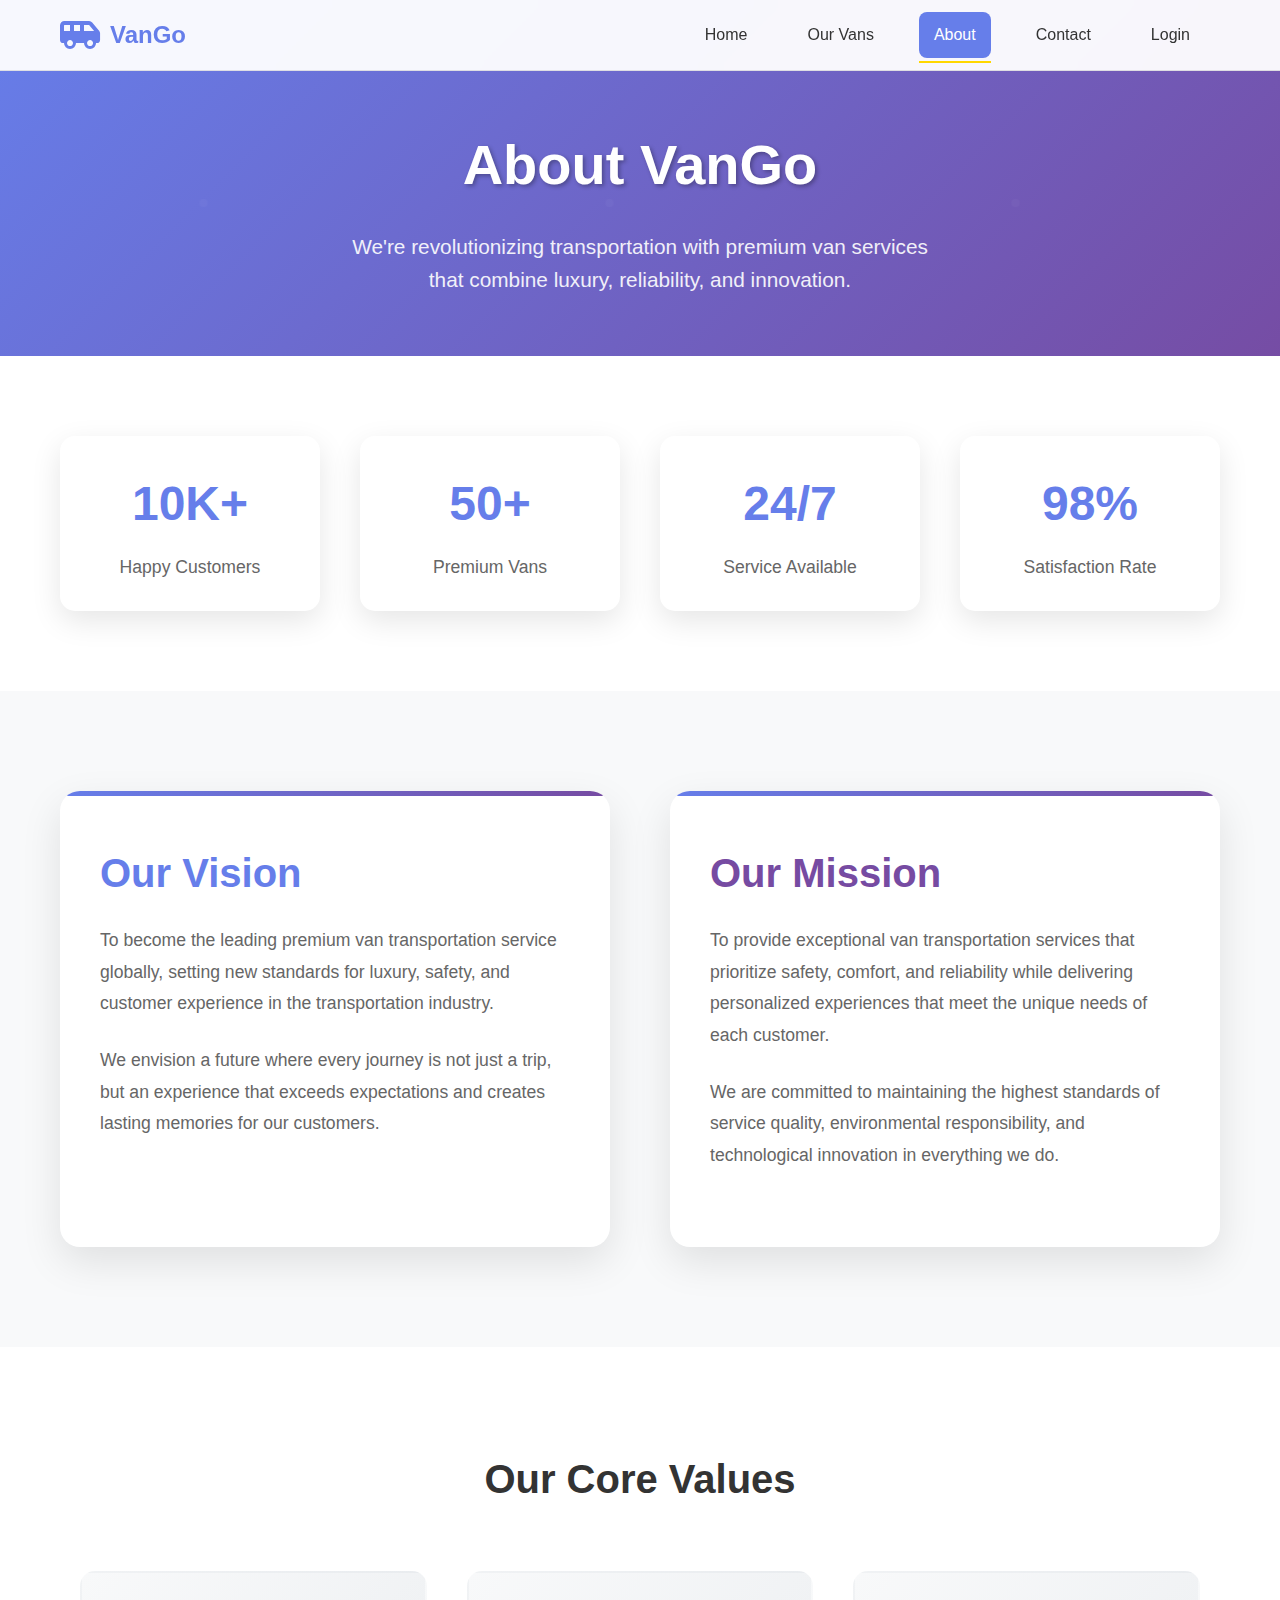
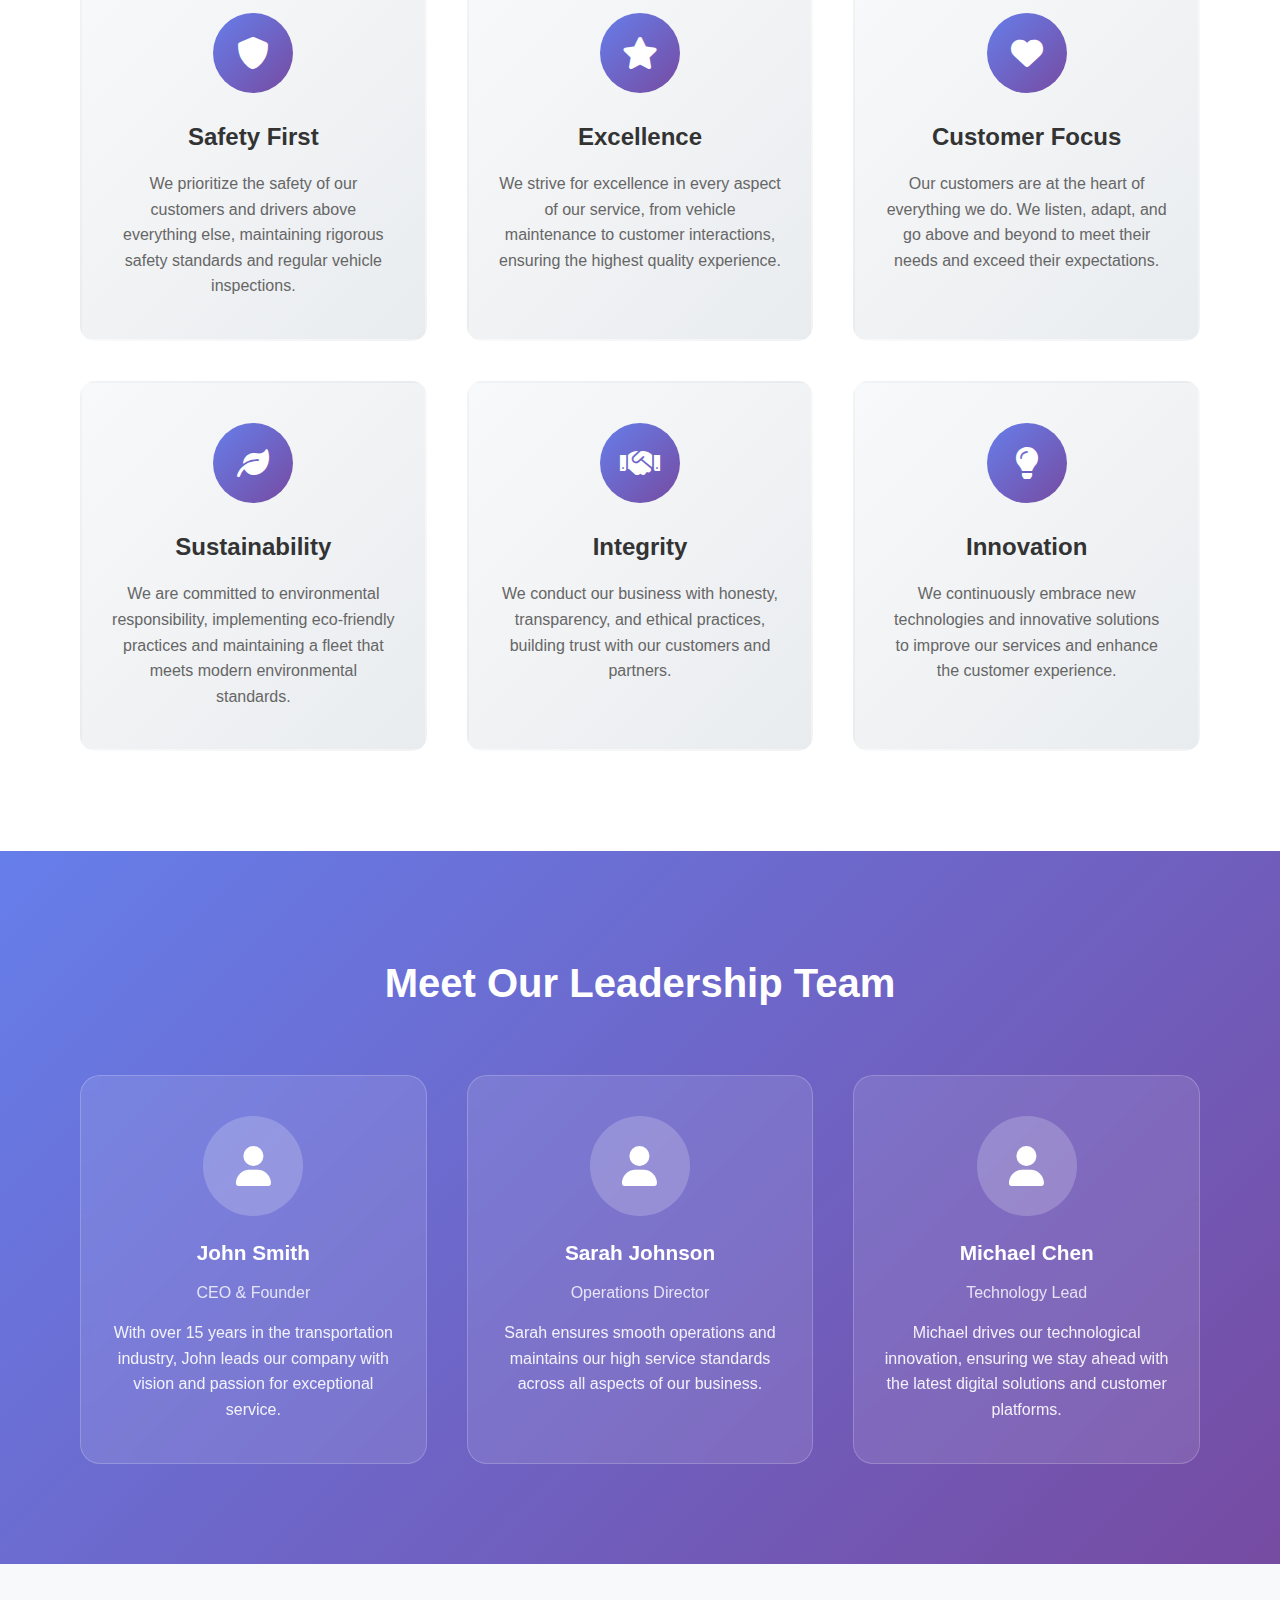
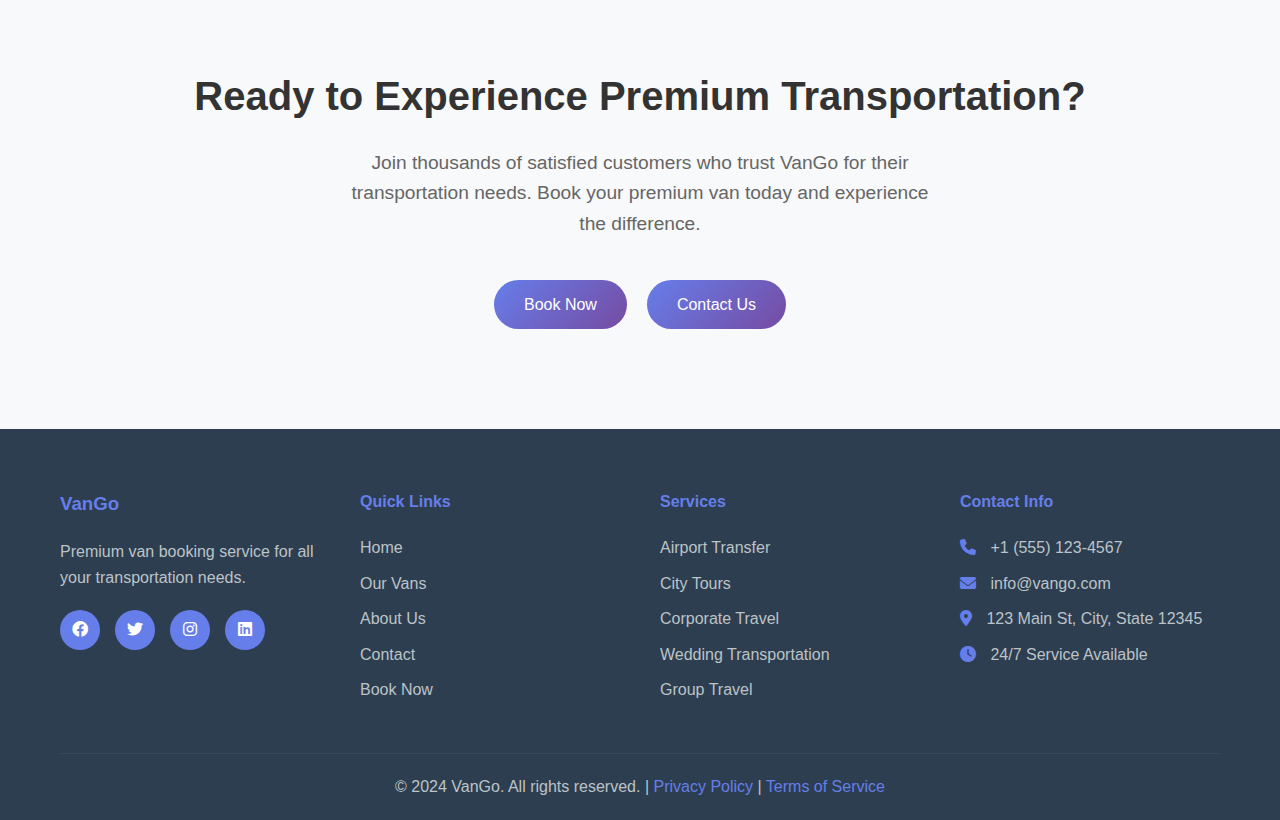
<file: about_backup.html>
<!DOCTYPE html>
<html lang="en">
<head>
    <meta charset="UTF-8">
    <meta name="viewport" content="width=device-width, initial-scale=1.0">
    <title>About Us - VanGo</title>
    <link rel="stylesheet" href="styles.css">
    <link rel="stylesheet" href="https://cdnjs.cloudflare.com/ajax/libs/font-awesome/6.0.0/css/all.min.css">
    <link href="https://fonts.googleapis.com/css2?family=Inter:wght@300;400;500;600;700&display=swap" rel="stylesheet">
    <style>
        .about-hero {
            background: linear-gradient(135deg, #667eea 0%, #764ba2 100%);
            color: white;
            padding: 120px 0 80px;
            text-align: center;
            position: relative;
            overflow: hidden;
        }
        
        .about-hero::before {
            content: '';
            position: absolute;
            top: 0;
            left: 0;
            right: 0;
            bottom: 0;
            background: url('data:image/svg+xml,<svg xmlns="http://www.w3.org/2000/svg" viewBox="0 0 100 100"><defs><pattern id="grain" width="100" height="100" patternUnits="userSpaceOnUse"><circle cx="50" cy="50" r="1" fill="white" opacity="0.1"/></pattern></defs><rect width="100" height="100" fill="url(%23grain)"/></svg>');
            opacity: 0.3;
        }
        
        .about-hero-content {
            position: relative;
            z-index: 2;
        }
        
        .about-hero h1 {
            font-size: 3.5rem;
            font-weight: 700;
            margin-bottom: 20px;
            text-shadow: 2px 2px 4px rgba(0,0,0,0.3);
        }
        
        .about-hero p {
            font-size: 1.3rem;
            max-width: 600px;
            margin: 0 auto 30px;
            opacity: 0.9;
        }
        
        .stats-section {
            background: white;
            padding: 80px 0;
            margin-top: -50px;
            position: relative;
            z-index: 3;
        }
        
        .stats-grid {
            display: grid;
            grid-template-columns: repeat(auto-fit, minmax(200px, 1fr));
            gap: 40px;
            max-width: 1200px;
            margin: 0 auto;
            padding: 0 20px;
        }
        
        .stat-card {
            text-align: center;
            padding: 30px 20px;
            background: white;
            border-radius: 15px;
            box-shadow: 0 10px 30px rgba(0,0,0,0.1);
            transition: transform 0.3s ease;
        }
        
        .stat-card:hover {
            transform: translateY(-5px);
        }
        
        .stat-number {
            font-size: 3rem;
            font-weight: 700;
            color: #667eea;
            margin-bottom: 10px;
        }
        
        .stat-label {
            font-size: 1.1rem;
            color: #666;
            font-weight: 500;
        }
        
        .vision-mission {
            padding: 100px 0;
            background: #f8f9fa;
        }
        
        .vision-mission-grid {
            display: grid;
            grid-template-columns: 1fr 1fr;
            gap: 60px;
            max-width: 1200px;
            margin: 0 auto;
            padding: 0 20px;
        }
        
        .vision-card, .mission-card {
            background: white;
            padding: 50px 40px;
            border-radius: 20px;
            box-shadow: 0 15px 40px rgba(0,0,0,0.1);
            position: relative;
            overflow: hidden;
        }
        
        .vision-card::before, .mission-card::before {
            content: '';
            position: absolute;
            top: 0;
            left: 0;
            right: 0;
            height: 5px;
            background: linear-gradient(90deg, #667eea, #764ba2);
        }
        
        .vision-card h2, .mission-card h2 {
            font-size: 2.5rem;
            font-weight: 700;
            margin-bottom: 20px;
            color: #333;
        }
        
        .vision-card h2 {
            color: #667eea;
        }
        
        .mission-card h2 {
            color: #764ba2;
        }
        
        .vision-card p, .mission-card p {
            font-size: 1.1rem;
            line-height: 1.8;
            color: #666;
            margin-bottom: 25px;
        }
        
        .values-section {
            padding: 100px 0;
            background: white;
        }
        
        .values-grid {
            display: grid;
            grid-template-columns: repeat(auto-fit, minmax(300px, 1fr));
            gap: 40px;
            max-width: 1200px;
            margin: 0 auto;
            padding: 0 20px;
        }
        
        .value-card {
            text-align: center;
            padding: 40px 30px;
            border-radius: 15px;
            background: linear-gradient(135deg, #f8f9fa 0%, #e9ecef 100%);
            transition: all 0.3s ease;
            border: 2px solid transparent;
        }
        
        .value-card:hover {
            transform: translateY(-10px);
            border-color: #667eea;
            box-shadow: 0 20px 40px rgba(102, 126, 234, 0.2);
        }
        
        .value-icon {
            width: 80px;
            height: 80px;
            background: linear-gradient(135deg, #667eea 0%, #764ba2 100%);
            border-radius: 50%;
            display: flex;
            align-items: center;
            justify-content: center;
            margin: 0 auto 25px;
            font-size: 2rem;
            color: white;
        }
        
        .value-card h3 {
            font-size: 1.5rem;
            font-weight: 600;
            margin-bottom: 15px;
            color: #333;
        }
        
        .value-card p {
            color: #666;
            line-height: 1.6;
        }
        
        .team-section {
            padding: 100px 0;
            background: linear-gradient(135deg, #667eea 0%, #764ba2 100%);
            color: white;
        }
        
        .team-grid {
            display: grid;
            grid-template-columns: repeat(auto-fit, minmax(280px, 1fr));
            gap: 40px;
            max-width: 1200px;
            margin: 0 auto;
            padding: 0 20px;
        }
        
        .team-card {
            background: rgba(255, 255, 255, 0.1);
            backdrop-filter: blur(10px);
            border-radius: 20px;
            padding: 40px 30px;
            text-align: center;
            border: 1px solid rgba(255, 255, 255, 0.2);
            transition: transform 0.3s ease;
        }
        
        .team-card:hover {
            transform: translateY(-5px);
        }
        
        .team-avatar {
            width: 100px;
            height: 100px;
            border-radius: 50%;
            margin: 0 auto 20px;
            background: rgba(255, 255, 255, 0.2);
            display: flex;
            align-items: center;
            justify-content: center;
            font-size: 2.5rem;
        }
        
        .team-card h3 {
            font-size: 1.3rem;
            margin-bottom: 10px;
        }
        
        .team-card .position {
            color: rgba(255, 255, 255, 0.8);
            margin-bottom: 15px;
        }
        
        .team-card p {
            color: rgba(255, 255, 255, 0.9);
            line-height: 1.6;
        }
        
        .cta-section {
            padding: 100px 0;
            background: #f8f9fa;
            text-align: center;
        }
        
        .cta-content h2 {
            font-size: 2.5rem;
            margin-bottom: 20px;
            color: #333;
        }
        
        .cta-content p {
            font-size: 1.2rem;
            color: #666;
            margin-bottom: 40px;
            max-width: 600px;
            margin-left: auto;
            margin-right: auto;
        }
        
        .cta-buttons {
            display: flex;
            gap: 20px;
            justify-content: center;
            flex-wrap: wrap;
        }
        
        @media (max-width: 768px) {
            .about-hero h1 {
                font-size: 2.5rem;
            }
            
            .vision-mission-grid {
                grid-template-columns: 1fr;
                gap: 40px;
            }
            
            .stats-grid {
                grid-template-columns: repeat(2, 1fr);
            }
            
            .cta-buttons {
                flex-direction: column;
                align-items: center;
            }
        }
    </style>
</head>
<body>
    <!-- Navigation -->
    <nav class="navbar">
        <div class="nav-container">
            <div class="nav-logo">
                <i class="fas fa-van-shuttle"></i>
                <span>VanGo</span>
            </div>
            <ul class="nav-menu">
                <li class="nav-item">
                    <a href="index.html" class="nav-link">Home</a>
                </li>
                <li class="nav-item">
                    <a href="vans.html" class="nav-link">Our Vans</a>
                </li>
                <li class="nav-item">
                    <a href="about.html" class="nav-link active">About</a>
                </li>
                <li class="nav-item">
                    <a href="contact.html" class="nav-link">Contact</a>
                </li>
                <li class="nav-item">
                    <a href="auth.html" class="nav-link">Login</a>
                </li>
            </ul>
            <div class="hamburger">
                <span class="bar"></span>
                <span class="bar"></span>
                <span class="bar"></span>
            </div>
        </div>
    </nav>

    <!-- Hero Section -->
    <section class="about-hero">
        <div class="about-hero-content">
            <h1>About VanGo</h1>
            <p>We're revolutionizing transportation with premium van services that combine luxury, reliability, and innovation.</p>
        </div>
    </section>

    <!-- Stats Section -->
    <section class="stats-section">
        <div class="stats-grid">
            <div class="stat-card">
                <div class="stat-number">10K+</div>
                <div class="stat-label">Happy Customers</div>
            </div>
            <div class="stat-card">
                <div class="stat-number">50+</div>
                <div class="stat-label">Premium Vans</div>
            </div>
            <div class="stat-card">
                <div class="stat-number">24/7</div>
                <div class="stat-label">Service Available</div>
            </div>
            <div class="stat-card">
                <div class="stat-number">98%</div>
                <div class="stat-label">Satisfaction Rate</div>
            </div>
        </div>
    </section>

    <!-- Vision & Mission Section -->
    <section class="vision-mission">
        <div class="vision-mission-grid">
            <div class="vision-card">
                <h2>Our Vision</h2>
                <p>To become the leading premium van transportation service globally, setting new standards for luxury, safety, and customer experience in the transportation industry.</p>
                <p>We envision a future where every journey is not just a trip, but an experience that exceeds expectations and creates lasting memories for our customers.</p>
            </div>
            <div class="mission-card">
                <h2>Our Mission</h2>
                <p>To provide exceptional van transportation services that prioritize safety, comfort, and reliability while delivering personalized experiences that meet the unique needs of each customer.</p>
                <p>We are committed to maintaining the highest standards of service quality, environmental responsibility, and technological innovation in everything we do.</p>
            </div>
        </div>
    </section>

    <!-- Values Section -->
    <section class="values-section">
        <div class="container">
            <h2 style="text-align: center; font-size: 2.5rem; margin-bottom: 60px; color: #333;">Our Core Values</h2>
            <div class="values-grid">
                <div class="value-card">
                    <div class="value-icon">
                        <i class="fas fa-shield-alt"></i>
                    </div>
                    <h3>Safety First</h3>
                    <p>We prioritize the safety of our customers and drivers above everything else, maintaining rigorous safety standards and regular vehicle inspections.</p>
                </div>
                <div class="value-card">
                    <div class="value-icon">
                        <i class="fas fa-star"></i>
                    </div>
                    <h3>Excellence</h3>
                    <p>We strive for excellence in every aspect of our service, from vehicle maintenance to customer interactions, ensuring the highest quality experience.</p>
                </div>
                <div class="value-card">
                    <div class="value-icon">
                        <i class="fas fa-heart"></i>
                    </div>
                    <h3>Customer Focus</h3>
                    <p>Our customers are at the heart of everything we do. We listen, adapt, and go above and beyond to meet their needs and exceed their expectations.</p>
                </div>
                <div class="value-card">
                    <div class="value-icon">
                        <i class="fas fa-leaf"></i>
                    </div>
                    <h3>Sustainability</h3>
                    <p>We are committed to environmental responsibility, implementing eco-friendly practices and maintaining a fleet that meets modern environmental standards.</p>
                </div>
                <div class="value-card">
                    <div class="value-icon">
                        <i class="fas fa-handshake"></i>
                    </div>
                    <h3>Integrity</h3>
                    <p>We conduct our business with honesty, transparency, and ethical practices, building trust with our customers and partners.</p>
                </div>
                <div class="value-card">
                    <div class="value-icon">
                        <i class="fas fa-lightbulb"></i>
                    </div>
                    <h3>Innovation</h3>
                    <p>We continuously embrace new technologies and innovative solutions to improve our services and enhance the customer experience.</p>
                </div>
            </div>
        </div>
    </section>

    <!-- Team Section -->
    <section class="team-section">
        <div class="container">
            <h2 style="text-align: center; font-size: 2.5rem; margin-bottom: 60px;">Meet Our Leadership Team</h2>
            <div class="team-grid">
                <div class="team-card">
                    <div class="team-avatar">
                        <i class="fas fa-user"></i>
                    </div>
                    <h3>John Smith</h3>
                    <div class="position">CEO & Founder</div>
                    <p>With over 15 years in the transportation industry, John leads our company with vision and passion for exceptional service.</p>
                </div>
                <div class="team-card">
                    <div class="team-avatar">
                        <i class="fas fa-user"></i>
                    </div>
                    <h3>Sarah Johnson</h3>
                    <div class="position">Operations Director</div>
                    <p>Sarah ensures smooth operations and maintains our high service standards across all aspects of our business.</p>
                </div>
                <div class="team-card">
                    <div class="team-avatar">
                        <i class="fas fa-user"></i>
                    </div>
                    <h3>Michael Chen</h3>
                    <div class="position">Technology Lead</div>
                    <p>Michael drives our technological innovation, ensuring we stay ahead with the latest digital solutions and customer platforms.</p>
                </div>
            </div>
        </div>
    </section>

    <!-- CTA Section -->
    <section class="cta-section">
        <div class="container">
            <div class="cta-content">
                <h2>Ready to Experience Premium Transportation?</h2>
                <p>Join thousands of satisfied customers who trust VanGo for their transportation needs. Book your premium van today and experience the difference.</p>
                <div class="cta-buttons">
                    <a href="book-van.php" class="btn btn-primary">Book Now</a>
                    <a href="contact.html" class="btn btn-outline">Contact Us</a>
                </div>
            </div>
        </div>
    </section>

    <!-- Footer -->
    <footer class="footer">
        <div class="container">
            <div class="footer-content">
                <div class="footer-section">
                    <h3>VanGo</h3>
                    <p>Premium van booking service for all your transportation needs.</p>
                    <div class="social-links">
                        <a href="#"><i class="fab fa-facebook"></i></a>
                        <a href="#"><i class="fab fa-twitter"></i></a>
                        <a href="#"><i class="fab fa-instagram"></i></a>
                        <a href="#"><i class="fab fa-linkedin"></i></a>
                    </div>
                </div>
                <div class="footer-section">
                    <h4>Quick Links</h4>
                    <ul>
                        <li><a href="index.html">Home</a></li>
                        <li><a href="vans.html">Our Vans</a></li>
                        <li><a href="about.html">About Us</a></li>
                        <li><a href="contact.html">Contact</a></li>
                        <li><a href="book-van.php">Book Now</a></li>
                    </ul>
                </div>
                <div class="footer-section">
                    <h4>Services</h4>
                    <ul>
                        <li><a href="#">Airport Transfer</a></li>
                        <li><a href="#">City Tours</a></li>
                        <li><a href="#">Corporate Travel</a></li>
                        <li><a href="#">Wedding Transportation</a></li>
                        <li><a href="#">Group Travel</a></li>
                    </ul>
                </div>
                <div class="footer-section">
                    <h4>Contact Info</h4>
                    <p><i class="fas fa-phone"></i> +1 (555) 123-4567</p>
                    <p><i class="fas fa-envelope"></i> info@vango.com</p>
                    <p><i class="fas fa-map-marker-alt"></i> 123 Main St, City, State 12345</p>
                    <p><i class="fas fa-clock"></i> 24/7 Service Available</p>
                </div>
            </div>
            <div class="footer-bottom">
                <p>&copy; 2024 VanGo. All rights reserved. | <a href="auth.html">Privacy Policy</a> | <a href="auth.html">Terms of Service</a></p>
            </div>
        </div>
    </footer>

    <script src="script.js"></script>
</body>
</html>
</file>
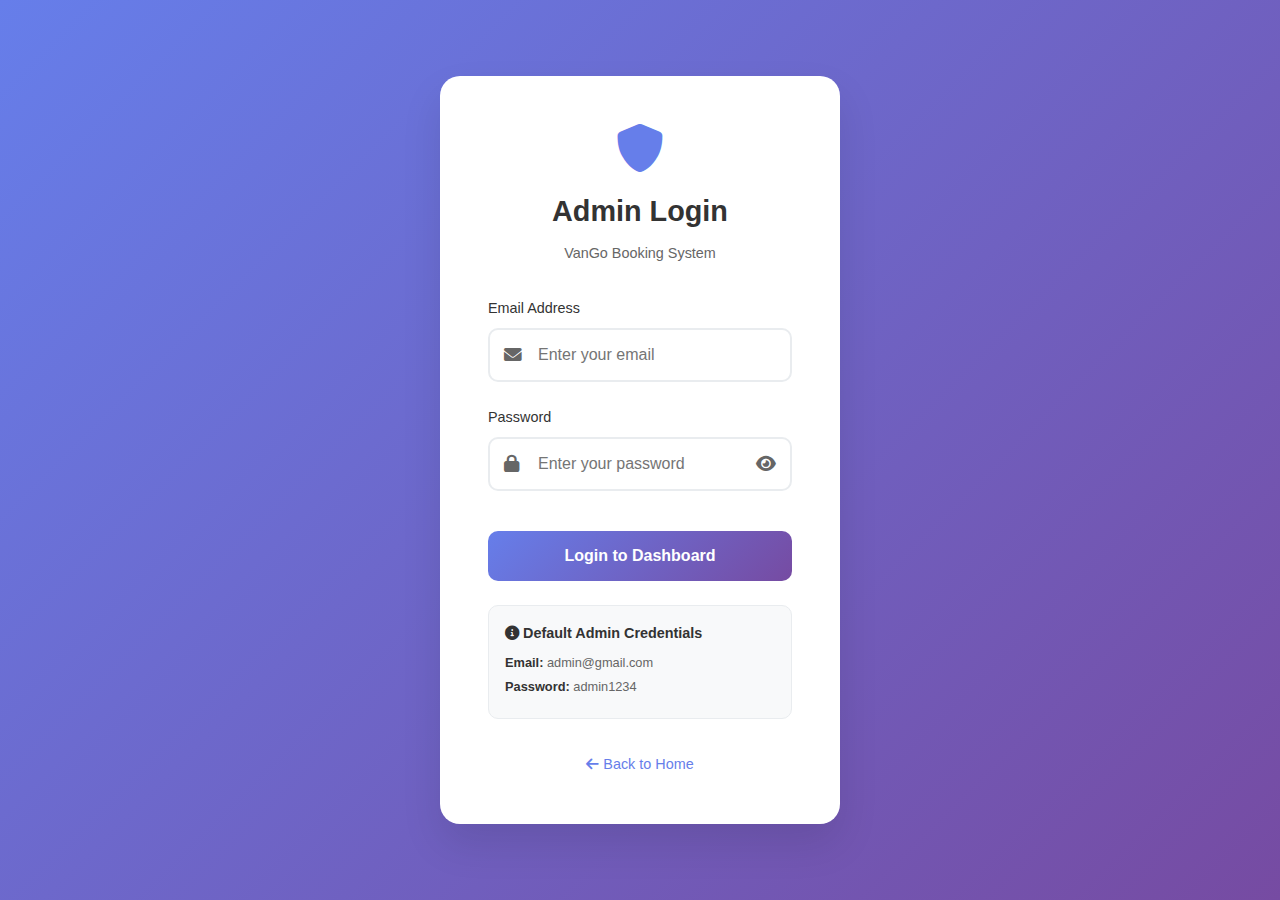
<file: admin-login.html>
<!DOCTYPE html>
<html lang="en">
<head>
    <meta charset="UTF-8">
    <meta name="viewport" content="width=device-width, initial-scale=1.0">
    <title>Admin Login - VanGo</title>
    <link rel="stylesheet" href="styles.css">
    <link href="https://cdnjs.cloudflare.com/ajax/libs/font-awesome/6.0.0/css/all.min.css" rel="stylesheet">
    <style>
        body {
            background: linear-gradient(135deg, #667eea 0%, #764ba2 100%);
            min-height: 100vh;
            display: flex;
            align-items: center;
            justify-content: center;
            font-family: 'Segoe UI', Tahoma, Geneva, Verdana, sans-serif;
            margin: 0;
            padding: 1rem;
        }
        
        .admin-login-container {
            background: white;
            border-radius: 20px;
            box-shadow: 0 20px 40px rgba(0,0,0,0.1);
            padding: 3rem;
            width: 100%;
            max-width: 400px;
            text-align: center;
        }
        
        .admin-logo {
            margin-bottom: 2rem;
        }
        
        .admin-logo i {
            font-size: 3rem;
            color: #667eea;
            margin-bottom: 1rem;
        }
        
        .admin-logo h1 {
            color: #333;
            margin: 0;
            font-size: 1.8rem;
            font-weight: 600;
        }
        
        .admin-logo p {
            color: #666;
            margin: 0.5rem 0 0 0;
            font-size: 0.9rem;
        }
        
        .admin-form {
            text-align: left;
        }
        
        .form-group {
            margin-bottom: 1.5rem;
        }
        
        .form-group label {
            display: block;
            margin-bottom: 0.5rem;
            color: #333;
            font-weight: 500;
            font-size: 0.9rem;
        }
        
        .form-group .input-wrapper {
            position: relative;
        }
        
        .form-group input {
            width: 100%;
            padding: 1rem 1rem 1rem 3rem;
            border: 2px solid #e9ecef;
            border-radius: 10px;
            font-size: 1rem;
            transition: all 0.3s;
            box-sizing: border-box;
        }
        
        .form-group input:focus {
            outline: none;
            border-color: #667eea;
            box-shadow: 0 0 0 3px rgba(102, 126, 234, 0.1);
        }
        
        .form-group .input-icon {
            position: absolute;
            left: 1rem;
            top: 50%;
            transform: translateY(-50%);
            color: #666;
            font-size: 1.1rem;
        }
        
        .password-toggle {
            position: absolute;
            right: 1rem;
            top: 50%;
            transform: translateY(-50%);
            background: none;
            border: none;
            color: #666;
            cursor: pointer;
            font-size: 1.1rem;
        }
        
        .password-toggle:hover {
            color: #333;
        }
        
        .login-btn {
            width: 100%;
            background: linear-gradient(135deg, #667eea 0%, #764ba2 100%);
            color: white;
            border: none;
            padding: 1rem;
            border-radius: 10px;
            font-size: 1rem;
            font-weight: 600;
            cursor: pointer;
            transition: all 0.3s;
            margin-top: 1rem;
        }
        
        .login-btn:hover {
            transform: translateY(-2px);
            box-shadow: 0 10px 20px rgba(102, 126, 234, 0.3);
        }
        
        .login-btn:disabled {
            opacity: 0.6;
            cursor: not-allowed;
            transform: none;
        }
        
        .default-credentials {
            background: #f8f9fa;
            border: 1px solid #e9ecef;
            border-radius: 10px;
            padding: 1rem;
            margin-top: 1.5rem;
            text-align: left;
        }
        
        .default-credentials h4 {
            margin: 0 0 0.5rem 0;
            color: #333;
            font-size: 0.9rem;
        }
        
        .default-credentials p {
            margin: 0.25rem 0;
            font-size: 0.8rem;
            color: #666;
        }
        
        .default-credentials strong {
            color: #333;
        }
        
        .alert {
            padding: 1rem;
            border-radius: 10px;
            margin-bottom: 1rem;
            font-size: 0.9rem;
            display: none;
        }
        
        .alert-success {
            background: #d4edda;
            color: #155724;
            border: 1px solid #c3e6cb;
        }
        
        .alert-error {
            background: #f8d7da;
            color: #721c24;
            border: 1px solid #f5c6cb;
        }
        
        .back-to-home {
            margin-top: 2rem;
            text-align: center;
        }
        
        .back-to-home a {
            color: #667eea;
            text-decoration: none;
            font-size: 0.9rem;
            transition: color 0.3s;
        }
        
        .back-to-home a:hover {
            color: #5a6fd8;
        }
        
        .loading {
            display: none;
            margin-left: 0.5rem;
        }
        
        @media (max-width: 480px) {
            .admin-login-container {
                padding: 2rem;
                margin: 1rem;
            }
            
            .admin-logo i {
                font-size: 2.5rem;
            }
            
            .admin-logo h1 {
                font-size: 1.5rem;
            }
        }
    </style>
</head>
<body>
    <div class="admin-login-container">
        <div class="admin-logo">
            <i class="fas fa-shield-alt"></i>
            <h1>Admin Login</h1>
            <p>VanGo Booking System</p>
        </div>
        
        <div id="alert" class="alert"></div>
        
        <form class="admin-form" id="adminLoginForm">
            <div class="form-group">
                <label for="email">Email Address</label>
                <div class="input-wrapper">
                    <i class="fas fa-envelope input-icon"></i>
                    <input type="email" id="email" name="email" placeholder="Enter your email" required>
                </div>
            </div>
            
            <div class="form-group">
                <label for="password">Password</label>
                <div class="input-wrapper">
                    <i class="fas fa-lock input-icon"></i>
                    <input type="password" id="password" name="password" placeholder="Enter your password" required>
                    <button type="button" class="password-toggle" onclick="togglePassword()">
                        <i class="fas fa-eye"></i>
                    </button>
                </div>
            </div>
            
            <button type="submit" class="login-btn" id="loginBtn">
                <span>Login to Dashboard</span>
                <span class="loading">
                    <i class="fas fa-spinner fa-spin"></i>
                </span>
            </button>
        </form>
        
        <div class="default-credentials">
            <h4><i class="fas fa-info-circle"></i> Default Admin Credentials</h4>
            <p><strong>Email:</strong> admin@gmail.com</p>
            <p><strong>Password:</strong> admin1234</p>
        </div>
        
        <div class="back-to-home">
            <a href="index.php"><i class="fas fa-arrow-left"></i> Back to Home</a>
        </div>
    </div>

    <script>
        // Toggle password visibility
        function togglePassword() {
            const passwordInput = document.getElementById('password');
            const toggleBtn = document.querySelector('.password-toggle i');
            
            if (passwordInput.type === 'password') {
                passwordInput.type = 'text';
                toggleBtn.className = 'fas fa-eye-slash';
            } else {
                passwordInput.type = 'password';
                toggleBtn.className = 'fas fa-eye';
            }
        }
        
        // Show alert message
        function showAlert(message, type) {
            const alert = document.getElementById('alert');
            alert.textContent = message;
            alert.className = `alert alert-${type}`;
            alert.style.display = 'block';
            
            // Auto hide after 5 seconds
            setTimeout(() => {
                alert.style.display = 'none';
            }, 5000);
        }
        
        // Handle form submission
        document.getElementById('adminLoginForm').addEventListener('submit', async function(e) {
            e.preventDefault();
            
            const email = document.getElementById('email').value.trim();
            const password = document.getElementById('password').value;
            const loginBtn = document.getElementById('loginBtn');
            const loading = document.querySelector('.loading');
            const btnText = loginBtn.querySelector('span:first-child');
            
            // Validate input
            if (!email || !password) {
                showAlert('Please fill in all fields', 'error');
                return;
            }
            
            // Show loading state
            loginBtn.disabled = true;
            loading.style.display = 'inline-block';
            btnText.textContent = 'Logging in...';
            
            try {
                const response = await fetch('admin-login.php', {
                    method: 'POST',
                    headers: {
                        'Content-Type': 'application/json',
                    },
                    body: JSON.stringify({
                        email: email,
                        password: password
                    })
                });
                
                const data = await response.json();
                
                if (data.success) {
                    showAlert(data.message, 'success');
                    
                    // Redirect to admin dashboard after a short delay
                    setTimeout(() => {
                        window.location.href = data.redirect;
                    }, 1000);
                } else {
                    showAlert(data.message, 'error');
                }
            } catch (error) {
                console.error('Login error:', error);
                showAlert('An error occurred. Please try again.', 'error');
            } finally {
                // Reset button state
                loginBtn.disabled = false;
                loading.style.display = 'none';
                btnText.textContent = 'Login to Dashboard';
            }
        });
        
        // Auto-fill default credentials for testing
        document.addEventListener('DOMContentLoaded', function() {
            // Uncomment the lines below to auto-fill default credentials for testing
            // document.getElementById('email').value = 'admin@gmail.com';
            // document.getElementById('password').value = 'admin1234';
        });
        
        // Enter key to submit form
        document.addEventListener('keypress', function(e) {
            if (e.key === 'Enter') {
                document.getElementById('adminLoginForm').dispatchEvent(new Event('submit'));
            }
        });
    </script>
</body>
</html>
</file>
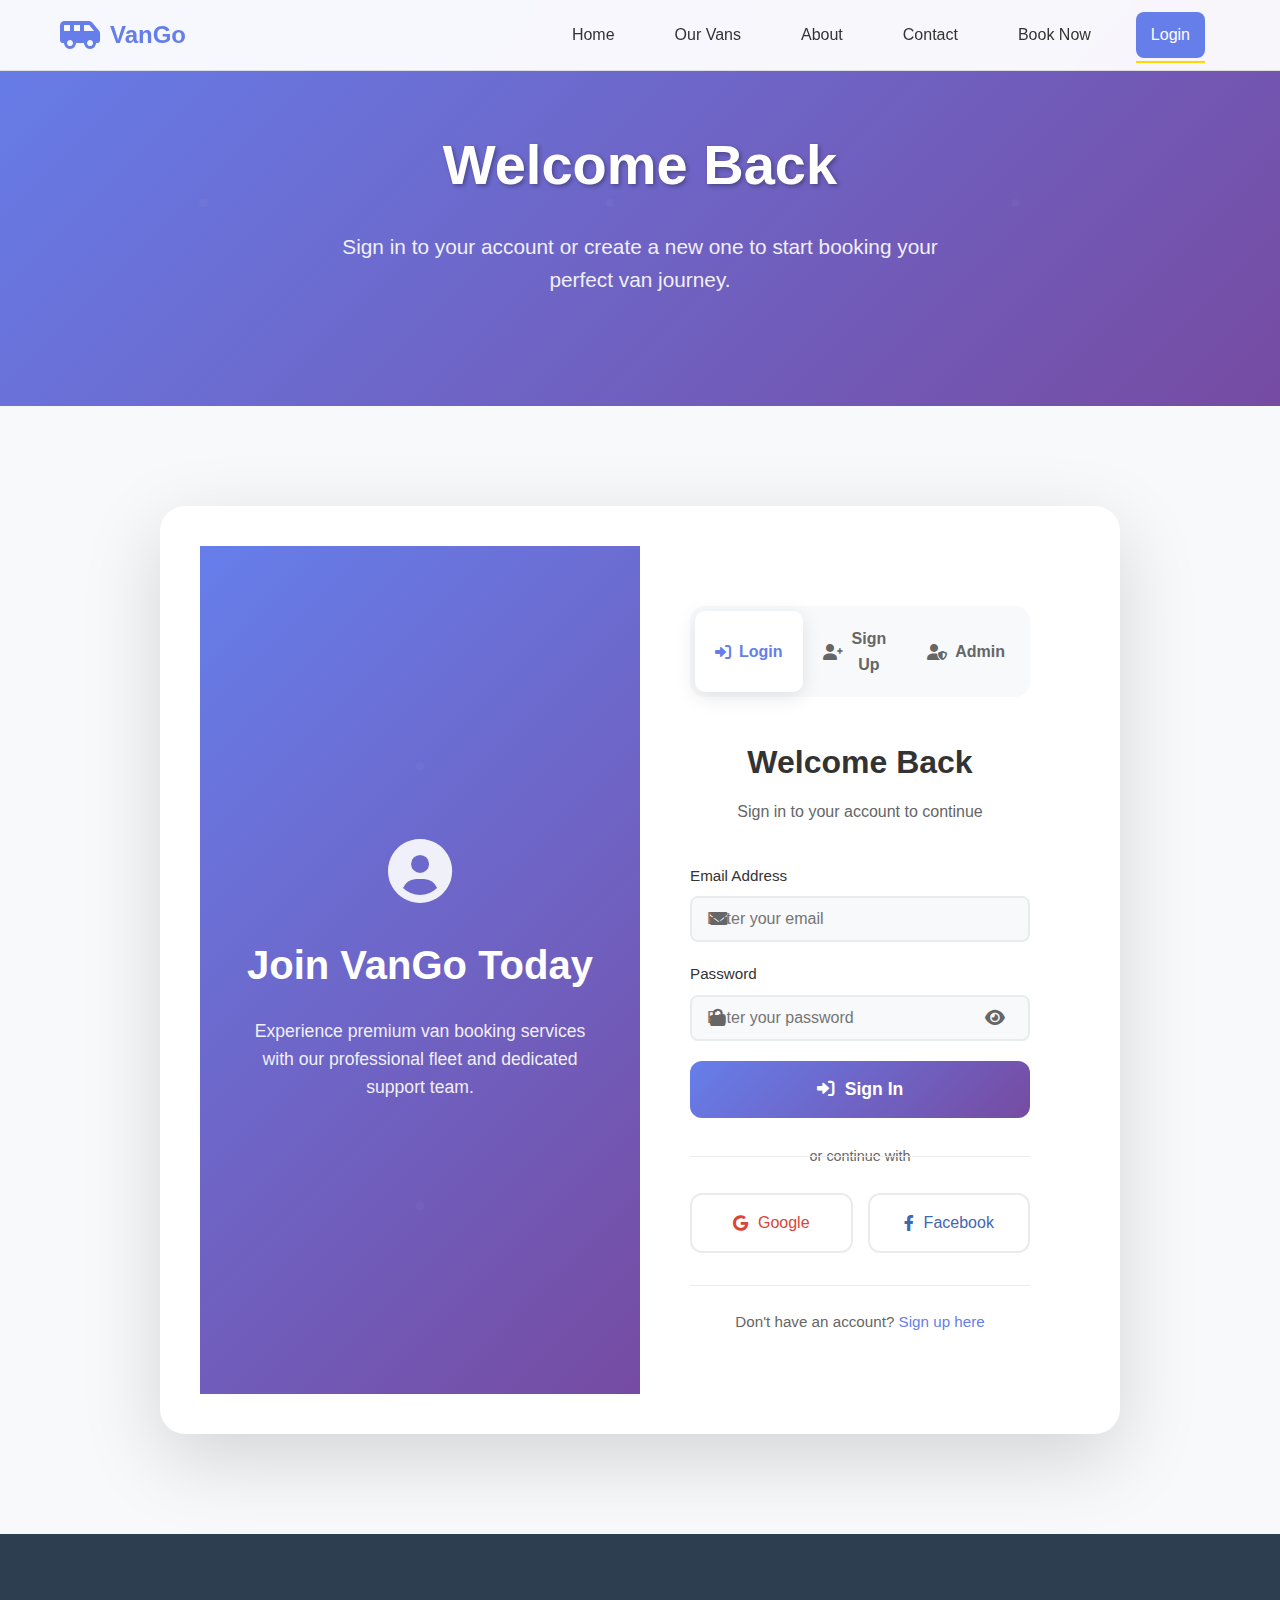
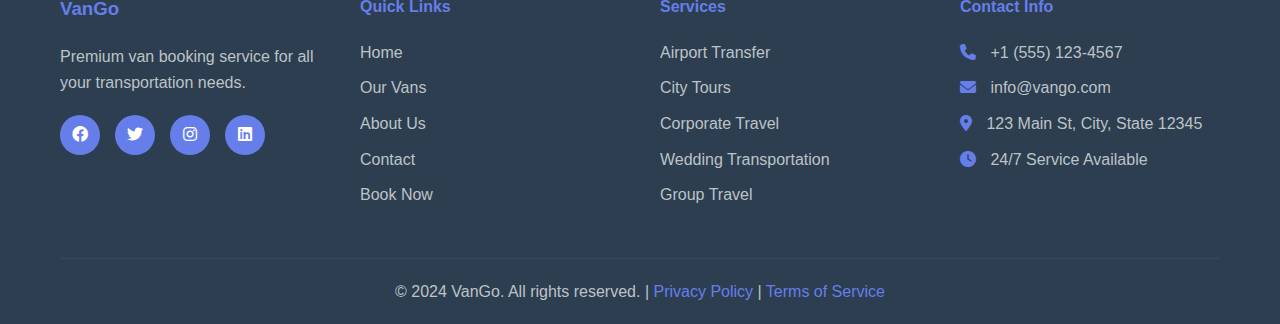
<file: auth.html>
<!DOCTYPE html>
<html lang="en">
<head>
    <meta charset="UTF-8">
    <meta name="viewport" content="width=device-width, initial-scale=1.0">
    <title>Login & Signup - VanGo</title>
    <link rel="stylesheet" href="styles.css">
    <link rel="stylesheet" href="https://cdnjs.cloudflare.com/ajax/libs/font-awesome/6.0.0/css/all.min.css">
    <link href="https://fonts.googleapis.com/css2?family=Inter:wght@300;400;500;600;700&display=swap" rel="stylesheet">
    <style>
        .auth-hero {
            background: linear-gradient(135deg, #667eea 0%, #764ba2 100%);
            color: white;
            padding: 120px 0 80px;
            text-align: center;
            position: relative;
            overflow: hidden;
        }
        
        .auth-hero::before {
            content: '';
            position: absolute;
            top: 0;
            left: 0;
            right: 0;
            bottom: 0;
            background: url('data:image/svg+xml,<svg xmlns="http://www.w3.org/2000/svg" viewBox="0 0 100 100"><defs><pattern id="grain" width="100" height="100" patternUnits="userSpaceOnUse"><circle cx="50" cy="50" r="1" fill="white" opacity="0.1"/></pattern></defs><rect width="100" height="100" fill="url(%23grain)"/></svg>');
            opacity: 0.3;
        }
        
        .auth-hero-content {
            position: relative;
            z-index: 2;
        }
        
        .auth-hero h1 {
            font-size: 3.5rem;
            font-weight: 700;
            margin-bottom: 20px;
            text-shadow: 2px 2px 4px rgba(0,0,0,0.3);
        }
        
        .auth-hero p {
            font-size: 1.3rem;
            max-width: 600px;
            margin: 0 auto 30px;
            opacity: 0.9;
        }
        
        .auth-section {
            padding: 100px 0;
            background: #f8f9fa;
            min-height: 80vh;
        }
        
        .auth-container {
            max-width: 1000px;
            margin: 0 auto;
            padding: 0 20px;
        }
        
        .auth-card {
            background: white;
            border-radius: 25px;
            box-shadow: 0 25px 80px rgba(0,0,0,0.15);
            overflow: hidden;
            display: grid;
            grid-template-columns: 1fr 1fr;
            min-height: 600px;
        }
        
        .auth-image {
            background: linear-gradient(135deg, #667eea 0%, #764ba2 100%);
            display: flex;
            align-items: center;
            justify-content: center;
            position: relative;
            overflow: hidden;
        }
        
        .auth-image::before {
            content: '';
            position: absolute;
            top: 0;
            left: 0;
            right: 0;
            bottom: 0;
            background: url('data:image/svg+xml,<svg xmlns="http://www.w3.org/2000/svg" viewBox="0 0 100 100"><defs><pattern id="grain" width="100" height="100" patternUnits="userSpaceOnUse"><circle cx="50" cy="50" r="1" fill="white" opacity="0.1"/></pattern></defs><rect width="100" height="100" fill="url(%23grain)"/></svg>');
            opacity: 0.3;
        }
        
        .auth-image-content {
            text-align: center;
            color: white;
            position: relative;
            z-index: 2;
            padding: 40px;
        }
        
        .auth-image-content i {
            font-size: 4rem;
            margin-bottom: 30px;
            opacity: 0.9;
        }
        
        .auth-image-content h2 {
            font-size: 2.5rem;
            margin-bottom: 20px;
            font-weight: 600;
        }
        
        .auth-image-content p {
            font-size: 1.1rem;
            opacity: 0.9;
            line-height: 1.6;
        }
        
        .auth-form-container {
            padding: 60px 50px;
            display: flex;
            flex-direction: column;
            justify-content: center;
            min-height: 600px;
        }
        
        .auth-tabs {
            display: flex;
            margin-bottom: 40px;
            background: #f8f9fa;
            border-radius: 15px;
            padding: 5px;
            position: relative;
        }
        
        .auth-tab {
            flex: 1;
            padding: 15px 20px;
            text-align: center;
            cursor: pointer;
            border-radius: 10px;
            font-weight: 600;
            color: #666;
            transition: all 0.3s ease;
            position: relative;
            z-index: 2;
            display: flex;
            align-items: center;
            justify-content: center;
            gap: 8px;
        }
        
        .auth-tab.active {
            background: white;
            color: #667eea;
            box-shadow: 0 5px 20px rgba(0,0,0,0.1);
        }
        
        .auth-form {
            display: none;
        }
        
        .auth-form.active {
            display: block;
            animation: fadeInUp 0.5s ease;
        }
        
        @keyframes fadeInUp {
            from {
                opacity: 0;
                transform: translateY(20px);
            }
            to {
                opacity: 1;
                transform: translateY(0);
            }
        }
        
        .form-header {
            text-align: center;
            margin-bottom: 40px;
        }
        
        .form-header h3 {
            font-size: 2rem;
            color: #333;
            margin-bottom: 10px;
        }
        
        .form-header p {
            color: #666;
            font-size: 1rem;
        }
        
        .form-group {
            margin-bottom: 25px;
            position: relative;
        }
        
        .form-group label {
            display: block;
            margin-bottom: 8px;
            font-weight: 600;
            color: #333;
            font-size: 0.95rem;
        }
        
        .input-group {
            position: relative;
            display: flex;
            align-items: center;
        }
        
        .form-group input {
            width: 100%;
            padding: 18px 20px;
            border: 2px solid #e9ecef;
            border-radius: 12px;
            font-size: 1rem;
            transition: all 0.3s ease;
            background: #f8f9fa;
            padding-left: 50px;
            padding-right: 50px;
        }
        
        .form-group input:focus {
            outline: none;
            border-color: #667eea;
            background: white;
            box-shadow: 0 0 0 3px rgba(102, 126, 234, 0.1);
        }
        
        .input-icon {
            position: absolute;
            left: 20px;
            top: 50%;
            transform: translateY(-50%);
            color: #666;
            font-size: 1.1rem;
            transition: color 0.3s ease;
            z-index: 2;
        }
        
        .form-group input:focus + .input-icon {
            color: #667eea;
        }
        
        .password-toggle {
            position: absolute;
            right: 20px;
            top: 50%;
            transform: translateY(-50%);
            background: none;
            border: none;
            color: #666;
            cursor: pointer;
            font-size: 1.1rem;
            transition: color 0.3s ease;
            z-index: 2;
            padding: 5px;
            border-radius: 5px;
        }
        
        .password-toggle:hover {
            color: #667eea;
            background: rgba(102, 126, 234, 0.1);
        }
        
        .submit-btn {
            width: 100%;
            padding: 18px;
            background: linear-gradient(135deg, #667eea 0%, #764ba2 100%);
            color: white;
            border: none;
            border-radius: 12px;
            font-size: 1.1rem;
            font-weight: 600;
            cursor: pointer;
            transition: all 0.3s ease;
            margin-bottom: 25px;
            display: flex;
            align-items: center;
            justify-content: center;
            gap: 10px;
        }
        
        .submit-btn:hover {
            transform: translateY(-2px);
            box-shadow: 0 10px 25px rgba(102, 126, 234, 0.3);
        }
        
        .submit-btn:disabled {
            opacity: 0.6;
            cursor: not-allowed;
            transform: none;
        }
        
        .divider {
            text-align: center;
            margin: 25px 0;
            position: relative;
        }
        
        .divider::before {
            content: '';
            position: absolute;
            top: 50%;
            left: 0;
            right: 0;
            height: 1px;
            background: #e9ecef;
        }
        
        .divider span {
            background: white;
            padding: 0 20px;
            color: #666;
            font-size: 0.9rem;
        }
        
        .social-login {
            display: grid;
            grid-template-columns: 1fr 1fr;
            gap: 15px;
            margin-bottom: 30px;
        }
        
        .social-btn {
            padding: 15px;
            border: 2px solid #e9ecef;
            border-radius: 12px;
            background: white;
            color: #333;
            text-decoration: none;
            display: flex;
            align-items: center;
            justify-content: center;
            gap: 10px;
            font-weight: 500;
            transition: all 0.3s ease;
        }
        
        .social-btn:hover {
            border-color: #667eea;
            transform: translateY(-2px);
            box-shadow: 0 5px 15px rgba(0,0,0,0.1);
        }
        
        .social-btn.google {
            color: #db4437;
        }
        
        .social-btn.facebook {
            color: #4267B2;
        }
        
        .auth-footer {
            text-align: center;
            color: #666;
            font-size: 0.95rem;
        }
        
        .auth-footer a {
            color: #667eea;
            text-decoration: none;
            font-weight: 500;
        }
        
        .auth-footer a:hover {
            text-decoration: underline;
        }
        
        /* Message Styles */
        .auth-message {
            margin-top: 20px;
            padding: 15px 20px;
            border-radius: 10px;
            display: flex;
            align-items: center;
            gap: 10px;
            font-weight: 500;
            animation: slideInUp 0.3s ease;
        }
        
        .auth-message-success {
            background: linear-gradient(135deg, #d4edda 0%, #c3e6cb 100%);
            color: #155724;
            border: 1px solid #c3e6cb;
        }
        
        .auth-message-error {
            background: linear-gradient(135deg, #f8d7da 0%, #f5c6cb 100%);
            color: #721c24;
            border: 1px solid #f5c6cb;
        }
        
        .auth-message i {
            font-size: 1.1rem;
        }
        
        @keyframes slideInUp {
            from {
                opacity: 0;
                transform: translateY(20px);
            }
            to {
                opacity: 1;
                transform: translateY(0);
            }
        }
        
        @media (max-width: 768px) {
            .auth-hero h1 {
                font-size: 2.5rem;
            }
            
            .auth-card {
                grid-template-columns: 1fr;
                min-height: auto;
            }
            
            .auth-image {
                display: none;
            }
            
            .auth-form-container {
                padding: 40px 30px;
                min-height: auto;
            }
            
            .social-login {
                grid-template-columns: 1fr;
            }
            
            .auth-tab {
                padding: 12px 15px;
                font-size: 0.9rem;
            }
            
            .form-group input {
                padding: 16px 18px;
                padding-left: 45px;
                padding-right: 45px;
            }
            
            .input-icon {
                left: 18px;
                font-size: 1rem;
            }
            
            .password-toggle {
                right: 18px;
                font-size: 1rem;
            }
            
            .submit-btn {
                padding: 16px;
                font-size: 1rem;
            }
        }
        
        @media (max-width: 480px) {
            .auth-form-container {
                padding: 30px 20px;
            }
            
            .form-header h3 {
                font-size: 1.8rem;
            }
            
            .auth-tabs {
                margin-bottom: 30px;
            }
            
            .auth-tab {
                padding: 10px 12px;
                font-size: 0.85rem;
            }
        }
    </style>
</head>
<body>
    <!-- Navigation -->
    <nav class="navbar">
        <div class="nav-container">
            <div class="nav-logo">
                <i class="fas fa-van-shuttle"></i>
                <span>VanGo</span>
            </div>
            <ul class="nav-menu">
                <li class="nav-item">
                    <a href="index.php" class="nav-link">Home</a>
                </li>
                <li class="nav-item">
                    <a href="vans.html" class="nav-link">Our Vans</a>
                </li>
                <li class="nav-item">
                    <a href="about.html" class="nav-link">About</a>
                </li>
                <li class="nav-item">
                    <a href="contact.html" class="nav-link">Contact</a>
                </li>
                <li class="nav-item">
                    <a href="book-van.php" class="nav-link">Book Now</a>
                </li>
                <li class="nav-item">
                    <a href="auth.html" class="nav-link active">Login</a>
                </li>
            </ul>
            <div class="hamburger">
                <span class="bar"></span>
                <span class="bar"></span>
                <span class="bar"></span>
            </div>
        </div>
    </nav>

    <!-- Hero Section -->
    <section class="auth-hero">
        <div class="auth-hero-content">
            <h1>Welcome Back</h1>
            <p>Sign in to your account or create a new one to start booking your perfect van journey.</p>
        </div>
    </section>

    <!-- Auth Section -->
    <section class="auth-section">
        <div class="auth-container">
            <div class="auth-card">
                <!-- Auth Image Side -->
                <div class="auth-image">
                    <div class="auth-image-content">
                        <i class="fas fa-user-circle"></i>
                        <h2>Join VanGo Today</h2>
                        <p>Experience premium van booking services with our professional fleet and dedicated support team.</p>
                    </div>
                </div>
                
                <!-- Auth Form Side -->
                <div class="auth-form-container">
                    <!-- Auth Tabs -->
                    <div class="auth-tabs">
                        <div class="auth-tab active" onclick="switchTab('login')">
                            <i class="fas fa-sign-in-alt"></i> Login
                        </div>
                        <div class="auth-tab" onclick="switchTab('signup')">
                            <i class="fas fa-user-plus"></i> Sign Up
                        </div>
                        <div class="auth-tab" onclick="switchTab('admin')">
                            <i class="fas fa-user-shield"></i> Admin
                        </div>
                    </div>
                    
                    <!-- Login Form -->
                    <div id="loginForm" class="auth-form active">
                        <div class="form-header">
                            <h3>Welcome Back</h3>
                            <p>Sign in to your account to continue</p>
                        </div>
                        
                        <form onsubmit="handleLogin(event)">
                            <div class="form-group">
                                <label for="loginEmail">Email Address</label>
                                <div class="input-group">
                                    <input type="email" id="loginEmail" name="email" placeholder="Enter your email" required>
                                    <i class="fas fa-envelope input-icon"></i>
                                </div>
                            </div>
                            
                            <div class="form-group">
                                <label for="loginPassword">Password</label>
                                <div class="input-group">
                                    <input type="password" id="loginPassword" name="password" placeholder="Enter your password" required>
                                    <i class="fas fa-lock input-icon"></i>
                                    <button type="button" class="password-toggle" onclick="togglePassword('loginPassword')">
                                        <i class="fas fa-eye"></i>
                                    </button>
                                </div>
                            </div>
                            
                            <button type="submit" class="submit-btn">
                                <i class="fas fa-sign-in-alt"></i> Sign In
                            </button>
                        </form>
                        
                        <div class="divider">
                            <span>or continue with</span>
                        </div>
                        
                        <div class="social-login">
                            <a href="#" class="social-btn google">
                                <i class="fab fa-google"></i>
                                Google
                            </a>
                            <a href="#" class="social-btn facebook">
                                <i class="fab fa-facebook-f"></i>
                                Facebook
                            </a>
                        </div>
                        
                        <div class="auth-footer">
                            Don't have an account? <a href="#" onclick="switchTab('signup')">Sign up here</a>
                        </div>
                    </div>
                    
                    <!-- Signup Form -->
                    <div id="signupForm" class="auth-form">
                        <div class="form-header">
                            <h3>Create Account</h3>
                            <p>Join us and start your journey today</p>
                        </div>
                        
                        <form onsubmit="handleSignup(event)">
                            <div class="form-group">
                                <label for="signupName">Full Name</label>
                                <div class="input-group">
                                    <input type="text" id="signupName" name="name" placeholder="Enter your full name" required>
                                    <i class="fas fa-user input-icon"></i>
                                </div>
                            </div>
                            
                            <div class="form-group">
                                <label for="signupEmail">Email Address</label>
                                <div class="input-group">
                                    <input type="email" id="signupEmail" name="email" placeholder="Enter your email" required>
                                    <i class="fas fa-envelope input-icon"></i>
                                </div>
                            </div>
                            
                            <div class="form-group">
                                <label for="signupPassword">Password</label>
                                <div class="input-group">
                                    <input type="password" id="signupPassword" name="password" placeholder="Create a password" required>
                                    <i class="fas fa-lock input-icon"></i>
                                    <button type="button" class="password-toggle" onclick="togglePassword('signupPassword')">
                                        <i class="fas fa-eye"></i>
                                    </button>
                                </div>
                            </div>
                            
                            <button type="submit" class="submit-btn">
                                <i class="fas fa-user-plus"></i> Create Account
                            </button>
                        </form>
                        
                        <div class="divider">
                            <span>or continue with</span>
                        </div>
                        
                        <div class="social-login">
                            <a href="#" class="social-btn google">
                                <i class="fab fa-google"></i>
                                Google
                            </a>
                            <a href="#" class="social-btn facebook">
                                <i class="fab fa-facebook-f"></i>
                                Facebook
                            </a>
                        </div>
                        
                        <div class="auth-footer">
                            Already have an account? <a href="#" onclick="switchTab('login')">Sign in here</a>
                        </div>
                    </div>
                    
                    <!-- Admin Login Form -->
                    <div id="adminForm" class="auth-form">
                        <div class="form-header">
                            <h3>Admin Login</h3>
                            <p>Access the admin dashboard</p>
                        </div>
                        
                        <form onsubmit="handleAdminLogin(event)">
                            <div class="form-group">
                                <label for="adminEmail">Admin Email</label>
                                <div class="input-group">
                                    <i class="fas fa-envelope"></i>
                                    <input type="email" id="adminEmail" name="email" placeholder="Enter admin email" required>
                                </div>
                            </div>
                            
                            <div class="form-group">
                                <label for="adminPassword">Admin Password</label>
                                <div class="input-group">
                                    <i class="fas fa-lock"></i>
                                    <input type="password" id="adminPassword" name="password" placeholder="Enter admin password" required>
                                    <button type="button" class="password-toggle" onclick="togglePassword('adminPassword')">
                                        <i class="fas fa-eye"></i>
                                    </button>
                                </div>
                            </div>
                            
                            <div class="form-group">
                                <div class="checkbox-group">
                                    <input type="checkbox" id="adminRemember" name="remember">
                                    <label for="adminRemember">Remember me</label>
                                </div>
                            </div>
                            
                            <button type="submit" class="submit-btn">
                                <i class="fas fa-user-shield"></i> Admin Login
                            </button>
                        </form>
                        
                        <div class="auth-footer">
                            <p><strong>Default Admin Credentials:</strong></p>
                            <p>Email: admin@gmail.com</p>
                            <p>Password: admin1234</p>
                        </div>
                    </div>
                </div>
            </div>
        </div>
    </section>

    <!-- Footer -->
    <footer class="footer">
        <div class="container">
            <div class="footer-content">
                <div class="footer-section">
                    <h3>VanGo</h3>
                    <p>Premium van booking service for all your transportation needs.</p>
                    <div class="social-links">
                        <a href="#"><i class="fab fa-facebook"></i></a>
                        <a href="#"><i class="fab fa-twitter"></i></a>
                        <a href="#"><i class="fab fa-instagram"></i></a>
                        <a href="#"><i class="fab fa-linkedin"></i></a>
                    </div>
                </div>
                <div class="footer-section">
                    <h4>Quick Links</h4>
                    <ul>
                        <li><a href="index.php">Home</a></li>
                        <li><a href="vans.html">Our Vans</a></li>
                        <li><a href="about.html">About Us</a></li>
                        <li><a href="contact.html">Contact</a></li>
                        <li><a href="book-van.php">Book Now</a></li>
                    </ul>
                </div>
                <div class="footer-section">
                    <h4>Services</h4>
                    <ul>
                        <li><a href="#">Airport Transfer</a></li>
                        <li><a href="#">City Tours</a></li>
                        <li><a href="#">Corporate Travel</a></li>
                        <li><a href="#">Wedding Transportation</a></li>
                        <li><a href="#">Group Travel</a></li>
                    </ul>
                </div>
                <div class="footer-section">
                    <h4>Contact Info</h4>
                    <p><i class="fas fa-phone"></i> +1 (555) 123-4567</p>
                    <p><i class="fas fa-envelope"></i> info@vango.com</p>
                    <p><i class="fas fa-map-marker-alt"></i> 123 Main St, City, State 12345</p>
                    <p><i class="fas fa-clock"></i> 24/7 Service Available</p>
                </div>
            </div>
            <div class="footer-bottom">
                <p>&copy; 2024 VanGo. All rights reserved. | <a href="auth.html">Privacy Policy</a> | <a href="auth.html">Terms of Service</a></p>
            </div>
        </div>
    </footer>

    <script src="script.js"></script>
    <script>
        // Tab switching
        function switchTab(tab) {
            // Clear any existing messages
            const existingMessage = document.querySelector('.auth-message');
            if (existingMessage) {
                existingMessage.remove();
            }
            
            // Update tab buttons
            document.querySelectorAll('.auth-tab').forEach(t => t.classList.remove('active'));
            if (event && event.target) {
                event.target.classList.add('active');
            } else {
                // Handle programmatic tab switching
                const tabButtons = document.querySelectorAll('.auth-tab');
                if (tab === 'login') {
                    tabButtons[0].classList.add('active');
                } else if (tab === 'signup') {
                    tabButtons[1].classList.add('active');
                } else if (tab === 'admin') {
                    tabButtons[2].classList.add('active');
                }
            }
            
            // Update forms
            document.querySelectorAll('.auth-form').forEach(f => f.classList.remove('active'));
            if (tab === 'login') {
                document.getElementById('loginForm').classList.add('active');
            } else if (tab === 'signup') {
                document.getElementById('signupForm').classList.add('active');
            } else if (tab === 'admin') {
                document.getElementById('adminForm').classList.add('active');
            }
        }

        // Password visibility toggle
        function togglePassword(inputId) {
            const input = document.getElementById(inputId);
            const inputGroup = input.closest('.input-group');
            const toggle = inputGroup.querySelector('.password-toggle');
            const icon = toggle.querySelector('i');
            
            if (input.type === 'password') {
                input.type = 'text';
                icon.classList.remove('fa-eye');
                icon.classList.add('fa-eye-slash');
            } else {
                input.type = 'password';
                icon.classList.remove('fa-eye-slash');
                icon.classList.add('fa-eye');
            }
        }

        // Form submission handlers
        function handleLogin(event) {
            event.preventDefault();
            const formData = new FormData(event.target);
            
            // Get form data
            const email = formData.get('email');
            const password = formData.get('password');
            
            // Validate form data
            if (!email || !password) {
                showMessage('Please fill in all fields', 'error');
                return;
            }
            
            // Simulate login process
            const submitBtn = event.target.querySelector('.submit-btn');
            const originalText = submitBtn.innerHTML;
            submitBtn.innerHTML = '<i class="fas fa-spinner fa-spin"></i> Signing In...';
            submitBtn.disabled = true;
            
            // Make AJAX call to login.php
            fetch('login.php', {
                method: 'POST',
                headers: {
                    'Content-Type': 'application/json',
                },
                body: JSON.stringify({
                    email: email,
                    password: password
                })
            })
            .then(response => response.json())
            .then(data => {
                if (data.success) {
                    showMessage(data.message, 'success');
                    
                    // Redirect to home page after 2 seconds
                    setTimeout(() => {
                        window.location.href = 'index.php';
                    }, 2000);
                } else {
                    showMessage(data.message, 'error');
                }
            })
            .catch(error => {
                console.error('Error:', error);
                showMessage('An error occurred. Please try again.', 'error');
            })
            .finally(() => {
                submitBtn.innerHTML = originalText;
                submitBtn.disabled = false;
                event.target.reset();
            });
        }

        function handleSignup(event) {
            event.preventDefault();
            const formData = new FormData(event.target);
            
            // Get form data
            const name = formData.get('name');
            const email = formData.get('email');
            const password = formData.get('password');
            
            // Validate form data
            if (!name || !email || !password) {
                showMessage('Please fill in all fields', 'error');
                return;
            }
            
            if (password.length < 6) {
                showMessage('Password must be at least 6 characters long', 'error');
                return;
            }
            
            // Simulate signup process
            const submitBtn = event.target.querySelector('.submit-btn');
            const originalText = submitBtn.innerHTML;
            submitBtn.innerHTML = '<i class="fas fa-spinner fa-spin"></i> Creating Account...';
            submitBtn.disabled = true;
            
            // Make AJAX call to signup.php
            fetch('signup.php', {
                method: 'POST',
                headers: {
                    'Content-Type': 'application/json',
                },
                body: JSON.stringify({
                    name: name,
                    email: email,
                    password: password
                })
            })
            .then(response => response.json())
            .then(data => {
                if (data.success) {
                    showMessage(data.message, 'success');
                    
                    // Switch to login tab after 2 seconds
                    setTimeout(() => {
                        switchTab('login');
                    }, 2000);
                } else {
                    showMessage(data.message, 'error');
                }
            })
            .catch(error => {
                console.error('Error:', error);
                showMessage('An error occurred. Please try again.', 'error');
            })
            .finally(() => {
                submitBtn.innerHTML = originalText;
                submitBtn.disabled = false;
                event.target.reset();
            });
        }
        
        function handleAdminLogin(event) {
            event.preventDefault();
            const formData = new FormData(event.target);
            
            // Get form data
            const email = formData.get('email');
            const password = formData.get('password');
            
            // Validate form data
            if (!email || !password) {
                showMessage('Please fill in all fields', 'error');
                return;
            }
            
            // Simulate admin login process
            const submitBtn = event.target.querySelector('.submit-btn');
            const originalText = submitBtn.innerHTML;
            submitBtn.innerHTML = '<i class="fas fa-spinner fa-spin"></i> Admin Login...';
            submitBtn.disabled = true;
            
            // Make AJAX call to admin-login.php
            fetch('admin-login.php', {
                method: 'POST',
                headers: {
                    'Content-Type': 'application/json',
                },
                body: JSON.stringify({
                    email: email,
                    password: password
                })
            })
            .then(response => response.json())
            .then(data => {
                if (data.success) {
                    showMessage(data.message, 'success');
                    
                    // Redirect to admin dashboard after 2 seconds
                    setTimeout(() => {
                        window.location.href = data.redirect || 'admin-dashboard.php';
                    }, 2000);
                } else {
                    showMessage(data.message, 'error');
                }
            })
            .catch(error => {
                console.error('Error:', error);
                showMessage('An error occurred. Please try again.', 'error');
            })
            .finally(() => {
                submitBtn.innerHTML = originalText;
                submitBtn.disabled = false;
                event.target.reset();
            });
        }
        
        // Message display function
        function showMessage(message, type) {
            // Remove existing message if any
            const existingMessage = document.querySelector('.auth-message');
            if (existingMessage) {
                existingMessage.remove();
            }
            
            // Create message element
            const messageDiv = document.createElement('div');
            messageDiv.className = `auth-message auth-message-${type}`;
            messageDiv.innerHTML = `
                <i class="fas fa-${type === 'success' ? 'check-circle' : 'exclamation-circle'}"></i>
                <span>${message}</span>
            `;
            
            // Insert message after the form
            const activeForm = document.querySelector('.auth-form.active');
            activeForm.appendChild(messageDiv);
            
            // Remove message after 5 seconds
            setTimeout(() => {
                if (messageDiv.parentNode) {
                    messageDiv.remove();
                }
            }, 5000);
        }
    </script>
</body>
</html>
</file>
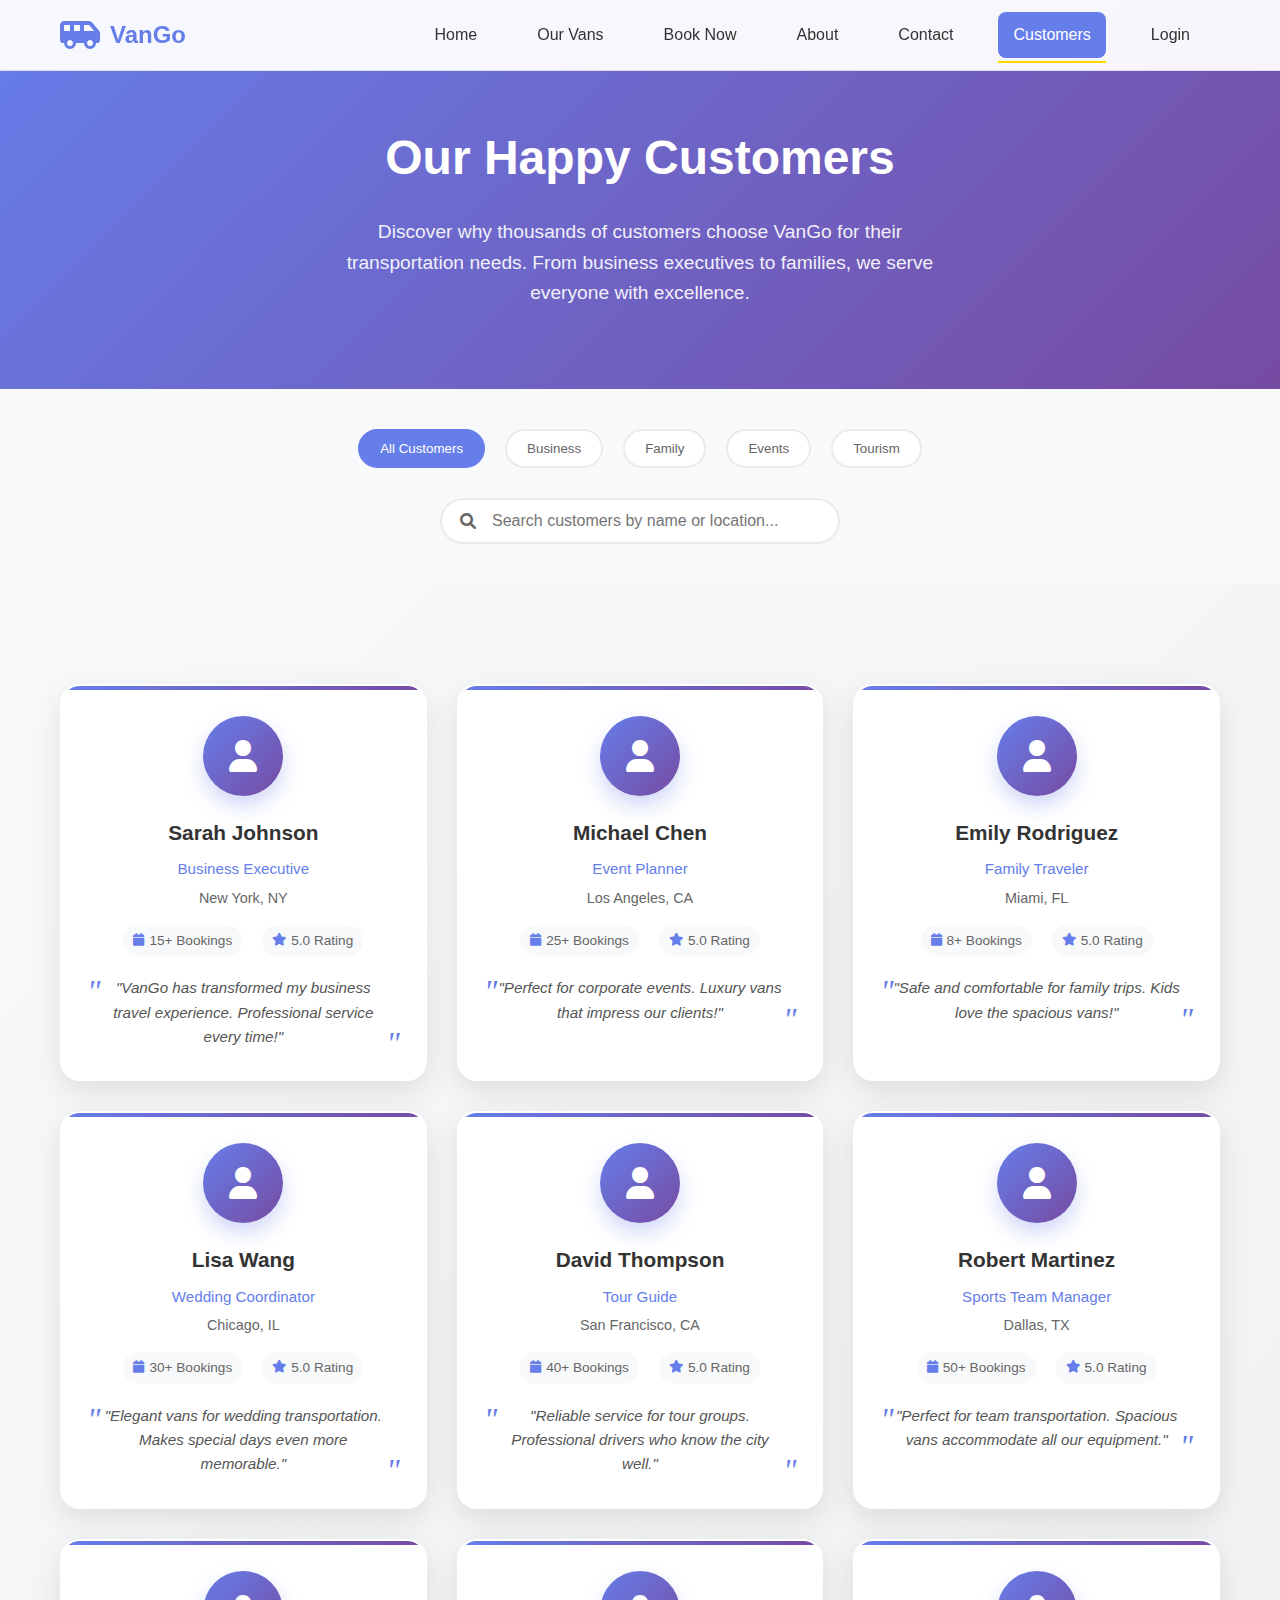
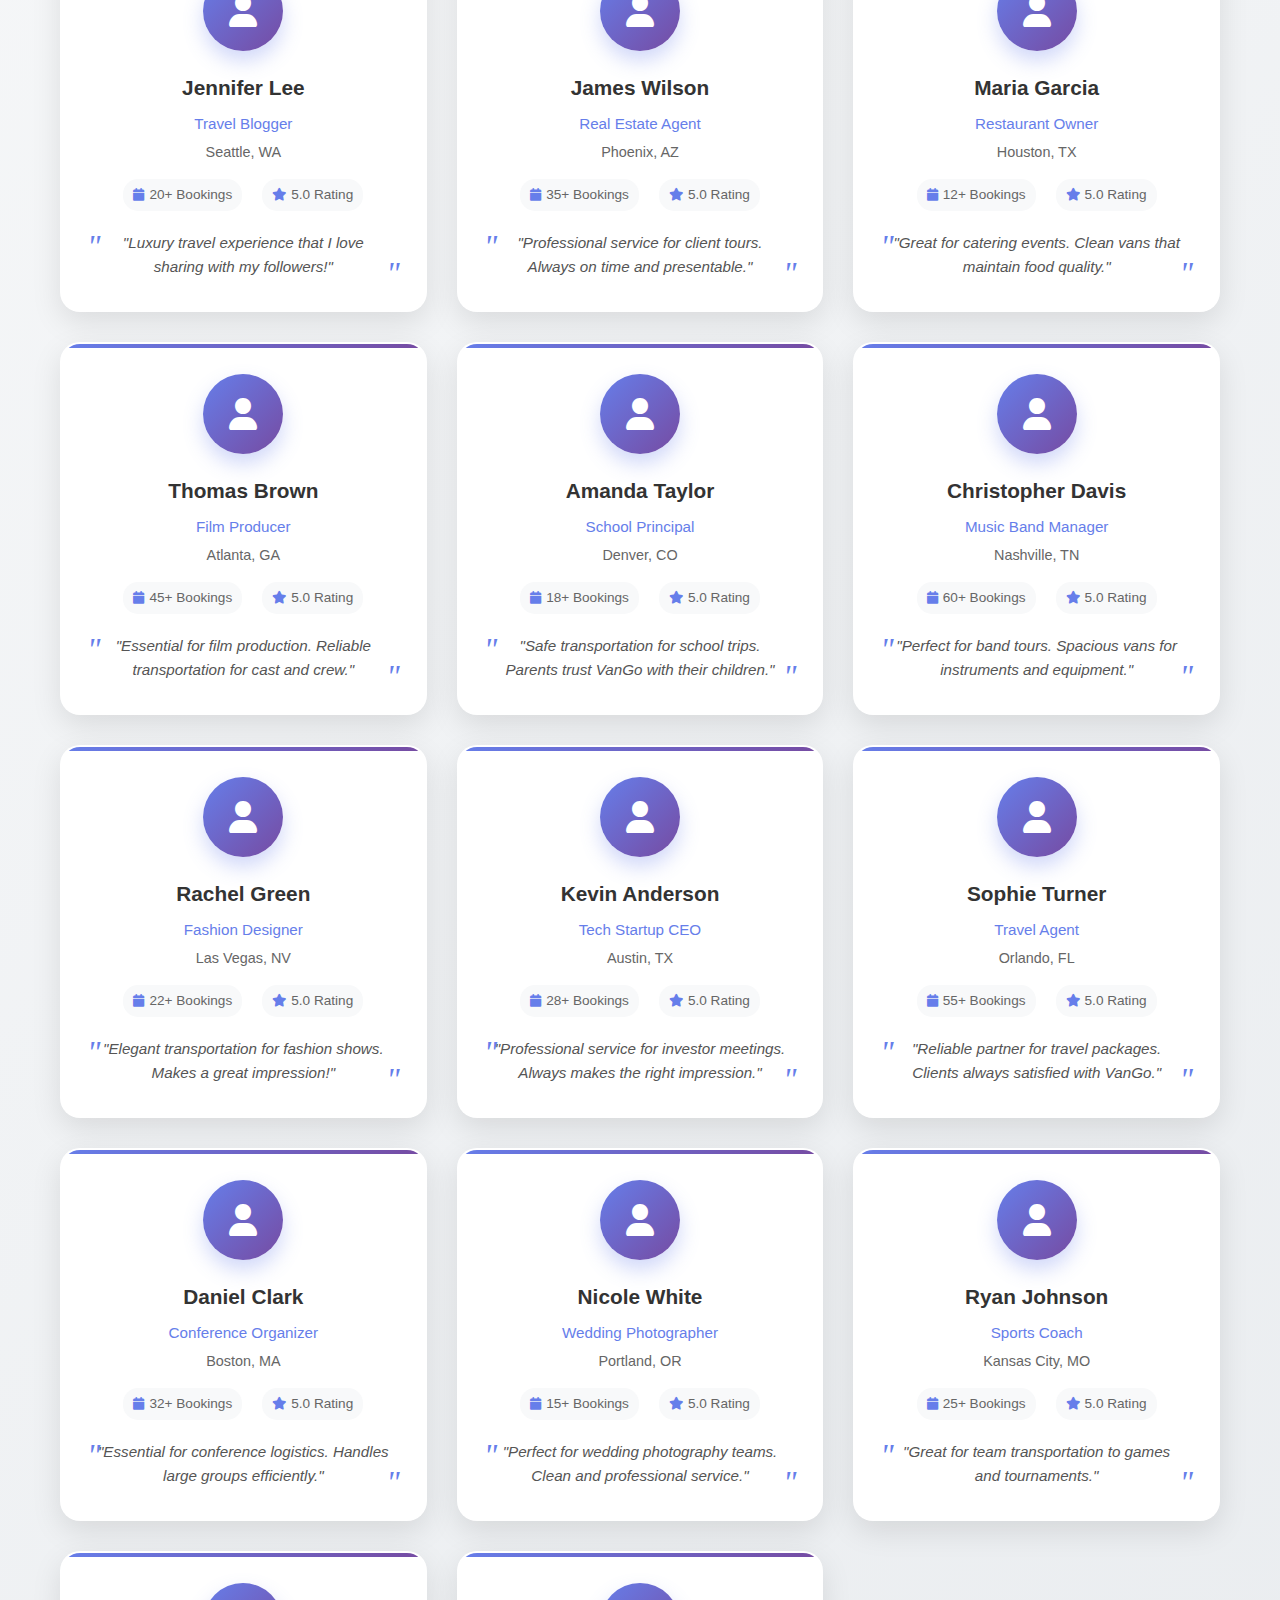
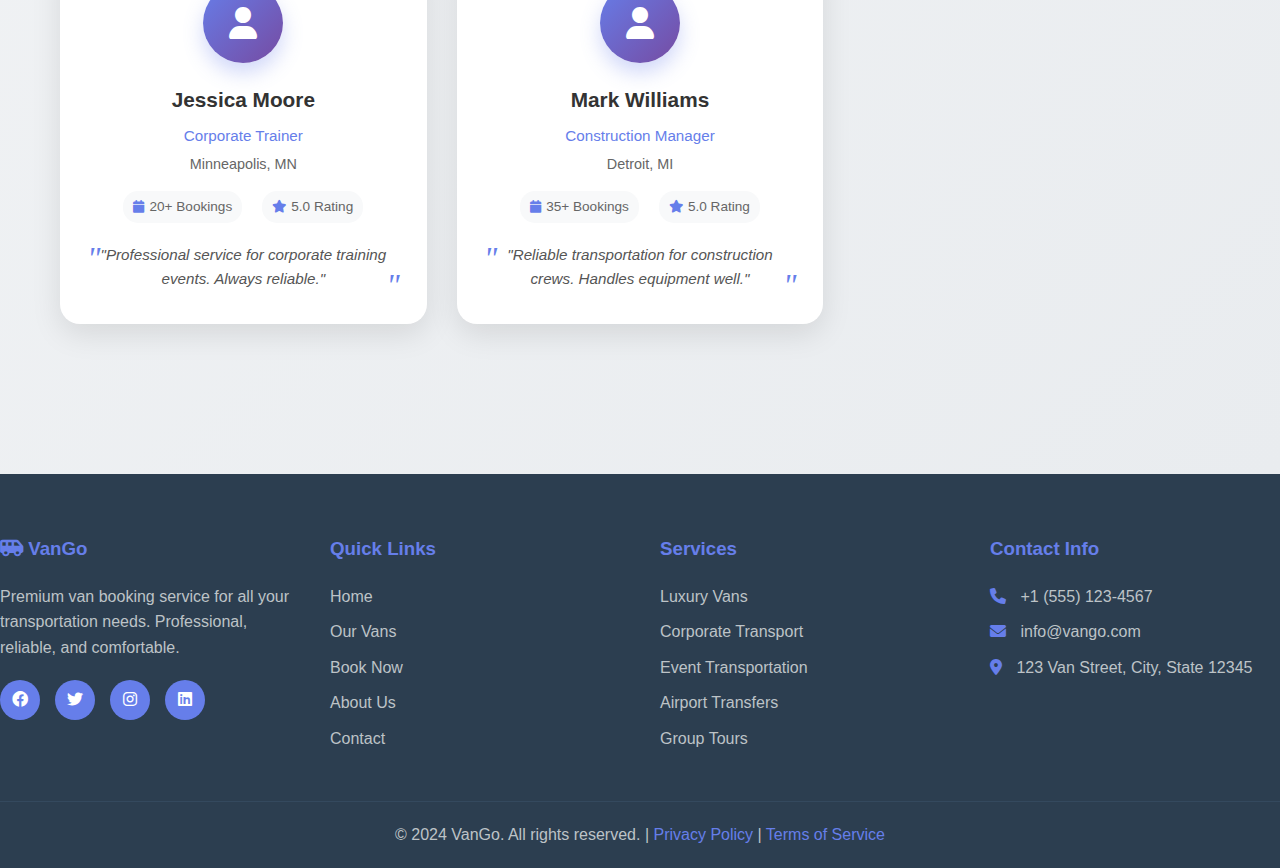
<file: customer-profiles.html>
<!DOCTYPE html>
<html lang="en">
<head>
    <meta charset="UTF-8">
    <meta name="viewport" content="width=device-width, initial-scale=1.0">
    <title>Our Happy Customers - VanGo</title>
    <link rel="stylesheet" href="styles.css">
    <link href="https://cdnjs.cloudflare.com/ajax/libs/font-awesome/6.0.0/css/all.min.css" rel="stylesheet">
    <style>
        .customers-hero {
            background: linear-gradient(135deg, #667eea 0%, #764ba2 100%);
            color: white;
            padding: 120px 0 80px;
            text-align: center;
        }
        
        .customers-hero h1 {
            font-size: 3rem;
            margin-bottom: 20px;
            font-weight: 700;
        }
        
        .customers-hero p {
            font-size: 1.2rem;
            opacity: 0.9;
            max-width: 600px;
            margin: 0 auto;
        }
        
        .filter-section {
            background: #f8f9fa;
            padding: 40px 0;
        }
        
        .filter-container {
            max-width: 1200px;
            margin: 0 auto;
            padding: 0 20px;
        }
        
        .filter-controls {
            display: flex;
            gap: 20px;
            justify-content: center;
            flex-wrap: wrap;
            margin-bottom: 30px;
        }
        
        .filter-btn {
            background: white;
            border: 2px solid #e9ecef;
            color: #666;
            padding: 10px 20px;
            border-radius: 25px;
            cursor: pointer;
            transition: all 0.3s ease;
            font-weight: 500;
        }
        
        .filter-btn.active,
        .filter-btn:hover {
            background: #667eea;
            color: white;
            border-color: #667eea;
        }
        
        .search-box {
            max-width: 400px;
            margin: 0 auto;
            position: relative;
        }
        
        .search-box input {
            width: 100%;
            padding: 12px 20px 12px 50px;
            border: 2px solid #e9ecef;
            border-radius: 25px;
            font-size: 1rem;
            transition: all 0.3s ease;
        }
        
        .search-box input:focus {
            outline: none;
            border-color: #667eea;
            box-shadow: 0 0 0 3px rgba(102, 126, 234, 0.1);
        }
        
        .search-box i {
            position: absolute;
            left: 20px;
            top: 50%;
            transform: translateY(-50%);
            color: #666;
        }
        
        @media (max-width: 768px) {
            .customers-hero h1 {
                font-size: 2.5rem;
            }
            
            .filter-controls {
                flex-direction: column;
                align-items: center;
            }
        }
    </style>
</head>
<body>
    <!-- Navigation -->
    <nav class="navbar">
        <div class="nav-container">
            <a href="index.php" class="nav-logo">
                <i class="fas fa-van-shuttle"></i>
                <span>VanGo</span>
            </a>
            <ul class="nav-menu">
                <li class="nav-item">
                    <a href="index.php" class="nav-link">Home</a>
                </li>
                <li class="nav-item">
                    <a href="vans.html" class="nav-link">Our Vans</a>
                </li>
                <li class="nav-item">
                    <a href="book-van.php" class="nav-link">Book Now</a>
                </li>
                <li class="nav-item">
                    <a href="about.html" class="nav-link">About</a>
                </li>
                <li class="nav-item">
                    <a href="contact.html" class="nav-link">Contact</a>
                </li>
                <li class="nav-item">
                    <a href="customer-profiles.html" class="nav-link active">Customers</a>
                </li>
                <li class="nav-item">
                    <a href="auth.html" class="nav-link">Login</a>
                </li>
            </ul>
            <div class="hamburger">
                <span class="bar"></span>
                <span class="bar"></span>
                <span class="bar"></span>
            </div>
        </div>
    </nav>

    <!-- Hero Section -->
    <section class="customers-hero">
        <h1>Our Happy Customers</h1>
        <p>Discover why thousands of customers choose VanGo for their transportation needs. From business executives to families, we serve everyone with excellence.</p>
    </section>

    <!-- Filter Section -->
    <section class="filter-section">
        <div class="filter-container">
            <div class="filter-controls">
                <button class="filter-btn active" data-filter="all">All Customers</button>
                <button class="filter-btn" data-filter="business">Business</button>
                <button class="filter-btn" data-filter="family">Family</button>
                <button class="filter-btn" data-filter="events">Events</button>
                <button class="filter-btn" data-filter="tourism">Tourism</button>
            </div>
            <div class="search-box">
                <i class="fas fa-search"></i>
                <input type="text" id="customerSearch" placeholder="Search customers by name or location...">
            </div>
        </div>
    </section>

    <!-- Customer Profiles Section -->
    <section class="customer-profiles">
        <div class="container">
            <div class="profiles-grid" id="profilesGrid">
                <!-- All 20 customer profiles will be here -->
                <div class="profile-card" data-category="business" data-search="sarah johnson business executive new york">
                    <div class="profile-avatar">
                        <i class="fas fa-user"></i>
                    </div>
                    <h3>Sarah Johnson</h3>
                    <p class="profile-title">Business Executive</p>
                    <p class="profile-location">New York, NY</p>
                    <div class="profile-stats">
                        <span><i class="fas fa-calendar"></i> 15+ Bookings</span>
                        <span><i class="fas fa-star"></i> 5.0 Rating</span>
                    </div>
                    <p class="profile-quote">"VanGo has transformed my business travel experience. Professional service every time!"</p>
                </div>

                <div class="profile-card" data-category="business" data-search="michael chen event planner los angeles">
                    <div class="profile-avatar">
                        <i class="fas fa-user"></i>
                    </div>
                    <h3>Michael Chen</h3>
                    <p class="profile-title">Event Planner</p>
                    <p class="profile-location">Los Angeles, CA</p>
                    <div class="profile-stats">
                        <span><i class="fas fa-calendar"></i> 25+ Bookings</span>
                        <span><i class="fas fa-star"></i> 5.0 Rating</span>
                    </div>
                    <p class="profile-quote">"Perfect for corporate events. Luxury vans that impress our clients!"</p>
                </div>

                <div class="profile-card" data-category="family" data-search="emily rodriguez family traveler miami">
                    <div class="profile-avatar">
                        <i class="fas fa-user"></i>
                    </div>
                    <h3>Emily Rodriguez</h3>
                    <p class="profile-title">Family Traveler</p>
                    <p class="profile-location">Miami, FL</p>
                    <div class="profile-stats">
                        <span><i class="fas fa-calendar"></i> 8+ Bookings</span>
                        <span><i class="fas fa-star"></i> 5.0 Rating</span>
                    </div>
                    <p class="profile-quote">"Safe and comfortable for family trips. Kids love the spacious vans!"</p>
                </div>

                <div class="profile-card" data-category="events" data-search="lisa wang wedding coordinator chicago">
                    <div class="profile-avatar">
                        <i class="fas fa-user"></i>
                    </div>
                    <h3>Lisa Wang</h3>
                    <p class="profile-title">Wedding Coordinator</p>
                    <p class="profile-location">Chicago, IL</p>
                    <div class="profile-stats">
                        <span><i class="fas fa-calendar"></i> 30+ Bookings</span>
                        <span><i class="fas fa-star"></i> 5.0 Rating</span>
                    </div>
                    <p class="profile-quote">"Elegant vans for wedding transportation. Makes special days even more memorable."</p>
                </div>

                <div class="profile-card" data-category="tourism" data-search="david thompson tour guide san francisco">
                    <div class="profile-avatar">
                        <i class="fas fa-user"></i>
                    </div>
                    <h3>David Thompson</h3>
                    <p class="profile-title">Tour Guide</p>
                    <p class="profile-location">San Francisco, CA</p>
                    <div class="profile-stats">
                        <span><i class="fas fa-calendar"></i> 40+ Bookings</span>
                        <span><i class="fas fa-star"></i> 5.0 Rating</span>
                    </div>
                    <p class="profile-quote">"Reliable service for tour groups. Professional drivers who know the city well."</p>
                </div>

                <div class="profile-card" data-category="events" data-search="robert martinez sports team manager dallas">
                    <div class="profile-avatar">
                        <i class="fas fa-user"></i>
                    </div>
                    <h3>Robert Martinez</h3>
                    <p class="profile-title">Sports Team Manager</p>
                    <p class="profile-location">Dallas, TX</p>
                    <div class="profile-stats">
                        <span><i class="fas fa-calendar"></i> 50+ Bookings</span>
                        <span><i class="fas fa-star"></i> 5.0 Rating</span>
                    </div>
                    <p class="profile-quote">"Perfect for team transportation. Spacious vans accommodate all our equipment."</p>
                </div>

                <div class="profile-card" data-category="tourism" data-search="jennifer lee travel blogger seattle">
                    <div class="profile-avatar">
                        <i class="fas fa-user"></i>
                    </div>
                    <h3>Jennifer Lee</h3>
                    <p class="profile-title">Travel Blogger</p>
                    <p class="profile-location">Seattle, WA</p>
                    <div class="profile-stats">
                        <span><i class="fas fa-calendar"></i> 20+ Bookings</span>
                        <span><i class="fas fa-star"></i> 5.0 Rating</span>
                    </div>
                    <p class="profile-quote">"Luxury travel experience that I love sharing with my followers!"</p>
                </div>

                <div class="profile-card" data-category="business" data-search="james wilson real estate agent phoenix">
                    <div class="profile-avatar">
                        <i class="fas fa-user"></i>
                    </div>
                    <h3>James Wilson</h3>
                    <p class="profile-title">Real Estate Agent</p>
                    <p class="profile-location">Phoenix, AZ</p>
                    <div class="profile-stats">
                        <span><i class="fas fa-calendar"></i> 35+ Bookings</span>
                        <span><i class="fas fa-star"></i> 5.0 Rating</span>
                    </div>
                    <p class="profile-quote">"Professional service for client tours. Always on time and presentable."</p>
                </div>

                <div class="profile-card" data-category="business" data-search="maria garcia restaurant owner houston">
                    <div class="profile-avatar">
                        <i class="fas fa-user"></i>
                    </div>
                    <h3>Maria Garcia</h3>
                    <p class="profile-title">Restaurant Owner</p>
                    <p class="profile-location">Houston, TX</p>
                    <div class="profile-stats">
                        <span><i class="fas fa-calendar"></i> 12+ Bookings</span>
                        <span><i class="fas fa-star"></i> 5.0 Rating</span>
                    </div>
                    <p class="profile-quote">"Great for catering events. Clean vans that maintain food quality."</p>
                </div>

                <div class="profile-card" data-category="events" data-search="thomas brown film producer atlanta">
                    <div class="profile-avatar">
                        <i class="fas fa-user"></i>
                    </div>
                    <h3>Thomas Brown</h3>
                    <p class="profile-title">Film Producer</p>
                    <p class="profile-location">Atlanta, GA</p>
                    <div class="profile-stats">
                        <span><i class="fas fa-calendar"></i> 45+ Bookings</span>
                        <span><i class="fas fa-star"></i> 5.0 Rating</span>
                    </div>
                    <p class="profile-quote">"Essential for film production. Reliable transportation for cast and crew."</p>
                </div>

                <div class="profile-card" data-category="family" data-search="amanda taylor school principal denver">
                    <div class="profile-avatar">
                        <i class="fas fa-user"></i>
                    </div>
                    <h3>Amanda Taylor</h3>
                    <p class="profile-title">School Principal</p>
                    <p class="profile-location">Denver, CO</p>
                    <div class="profile-stats">
                        <span><i class="fas fa-calendar"></i> 18+ Bookings</span>
                        <span><i class="fas fa-star"></i> 5.0 Rating</span>
                    </div>
                    <p class="profile-quote">"Safe transportation for school trips. Parents trust VanGo with their children."</p>
                </div>

                <div class="profile-card" data-category="events" data-search="christopher davis music band manager nashville">
                    <div class="profile-avatar">
                        <i class="fas fa-user"></i>
                    </div>
                    <h3>Christopher Davis</h3>
                    <p class="profile-title">Music Band Manager</p>
                    <p class="profile-location">Nashville, TN</p>
                    <div class="profile-stats">
                        <span><i class="fas fa-calendar"></i> 60+ Bookings</span>
                        <span><i class="fas fa-star"></i> 5.0 Rating</span>
                    </div>
                    <p class="profile-quote">"Perfect for band tours. Spacious vans for instruments and equipment."</p>
                </div>

                <div class="profile-card" data-category="events" data-search="rachel green fashion designer las vegas">
                    <div class="profile-avatar">
                        <i class="fas fa-user"></i>
                    </div>
                    <h3>Rachel Green</h3>
                    <p class="profile-title">Fashion Designer</p>
                    <p class="profile-location">Las Vegas, NV</p>
                    <div class="profile-stats">
                        <span><i class="fas fa-calendar"></i> 22+ Bookings</span>
                        <span><i class="fas fa-star"></i> 5.0 Rating</span>
                    </div>
                    <p class="profile-quote">"Elegant transportation for fashion shows. Makes a great impression!"</p>
                </div>

                <div class="profile-card" data-category="business" data-search="kevin anderson tech startup ceo austin">
                    <div class="profile-avatar">
                        <i class="fas fa-user"></i>
                    </div>
                    <h3>Kevin Anderson</h3>
                    <p class="profile-title">Tech Startup CEO</p>
                    <p class="profile-location">Austin, TX</p>
                    <div class="profile-stats">
                        <span><i class="fas fa-calendar"></i> 28+ Bookings</span>
                        <span><i class="fas fa-star"></i> 5.0 Rating</span>
                    </div>
                    <p class="profile-quote">"Professional service for investor meetings. Always makes the right impression."</p>
                </div>

                <div class="profile-card" data-category="tourism" data-search="sophie turner travel agent orlando">
                    <div class="profile-avatar">
                        <i class="fas fa-user"></i>
                    </div>
                    <h3>Sophie Turner</h3>
                    <p class="profile-title">Travel Agent</p>
                    <p class="profile-location">Orlando, FL</p>
                    <div class="profile-stats">
                        <span><i class="fas fa-calendar"></i> 55+ Bookings</span>
                        <span><i class="fas fa-star"></i> 5.0 Rating</span>
                    </div>
                    <p class="profile-quote">"Reliable partner for travel packages. Clients always satisfied with VanGo."</p>
                </div>

                <div class="profile-card" data-category="events" data-search="daniel clark conference organizer boston">
                    <div class="profile-avatar">
                        <i class="fas fa-user"></i>
                    </div>
                    <h3>Daniel Clark</h3>
                    <p class="profile-title">Conference Organizer</p>
                    <p class="profile-location">Boston, MA</p>
                    <div class="profile-stats">
                        <span><i class="fas fa-calendar"></i> 32+ Bookings</span>
                        <span><i class="fas fa-star"></i> 5.0 Rating</span>
                    </div>
                    <p class="profile-quote">"Essential for conference logistics. Handles large groups efficiently."</p>
                </div>

                <div class="profile-card" data-category="events" data-search="nicole white wedding photographer portland">
                    <div class="profile-avatar">
                        <i class="fas fa-user"></i>
                    </div>
                    <h3>Nicole White</h3>
                    <p class="profile-title">Wedding Photographer</p>
                    <p class="profile-location">Portland, OR</p>
                    <div class="profile-stats">
                        <span><i class="fas fa-calendar"></i> 15+ Bookings</span>
                        <span><i class="fas fa-star"></i> 5.0 Rating</span>
                    </div>
                    <p class="profile-quote">"Perfect for wedding photography teams. Clean and professional service."</p>
                </div>

                <div class="profile-card" data-category="events" data-search="ryan johnson sports coach kansas city">
                    <div class="profile-avatar">
                        <i class="fas fa-user"></i>
                    </div>
                    <h3>Ryan Johnson</h3>
                    <p class="profile-title">Sports Coach</p>
                    <p class="profile-location">Kansas City, MO</p>
                    <div class="profile-stats">
                        <span><i class="fas fa-calendar"></i> 25+ Bookings</span>
                        <span><i class="fas fa-star"></i> 5.0 Rating</span>
                    </div>
                    <p class="profile-quote">"Great for team transportation to games and tournaments."</p>
                </div>

                <div class="profile-card" data-category="business" data-search="jessica moore corporate trainer minneapolis">
                    <div class="profile-avatar">
                        <i class="fas fa-user"></i>
                    </div>
                    <h3>Jessica Moore</h3>
                    <p class="profile-title">Corporate Trainer</p>
                    <p class="profile-location">Minneapolis, MN</p>
                    <div class="profile-stats">
                        <span><i class="fas fa-calendar"></i> 20+ Bookings</span>
                        <span><i class="fas fa-star"></i> 5.0 Rating</span>
                    </div>
                    <p class="profile-quote">"Professional service for corporate training events. Always reliable."</p>
                </div>

                <div class="profile-card" data-category="business" data-search="mark williams construction manager detroit">
                    <div class="profile-avatar">
                        <i class="fas fa-user"></i>
                    </div>
                    <h3>Mark Williams</h3>
                    <p class="profile-title">Construction Manager</p>
                    <p class="profile-location">Detroit, MI</p>
                    <div class="profile-stats">
                        <span><i class="fas fa-calendar"></i> 35+ Bookings</span>
                        <span><i class="fas fa-star"></i> 5.0 Rating</span>
                    </div>
                    <p class="profile-quote">"Reliable transportation for construction crews. Handles equipment well."</p>
                </div>
            </div>
        </div>
    </section>

    <!-- Footer -->
    <footer class="footer">
        <div class="footer-content">
            <div class="footer-section">
                <h3><i class="fas fa-van-shuttle"></i> VanGo</h3>
                <p>Premium van booking service for all your transportation needs. Professional, reliable, and comfortable.</p>
                <div class="social-links">
                    <a href="#"><i class="fab fa-facebook"></i></a>
                    <a href="#"><i class="fab fa-twitter"></i></a>
                    <a href="#"><i class="fab fa-instagram"></i></a>
                    <a href="#"><i class="fab fa-linkedin"></i></a>
                </div>
            </div>
            <div class="footer-section">
                <h3>Quick Links</h3>
                <ul>
                    <li><a href="index.php">Home</a></li>
                    <li><a href="vans.html">Our Vans</a></li>
                    <li><a href="book-van.php">Book Now</a></li>
                    <li><a href="about.html">About Us</a></li>
                    <li><a href="contact.html">Contact</a></li>
                </ul>
            </div>
            <div class="footer-section">
                <h3>Services</h3>
                <ul>
                    <li><a href="vans.html">Luxury Vans</a></li>
                    <li><a href="vans.html">Corporate Transport</a></li>
                    <li><a href="vans.html">Event Transportation</a></li>
                    <li><a href="vans.html">Airport Transfers</a></li>
                    <li><a href="vans.html">Group Tours</a></li>
                </ul>
            </div>
            <div class="footer-section">
                <h3>Contact Info</h3>
                <p><i class="fas fa-phone"></i> +1 (555) 123-4567</p>
                <p><i class="fas fa-envelope"></i> info@vango.com</p>
                <p><i class="fas fa-map-marker-alt"></i> 123 Van Street, City, State 12345</p>
            </div>
        </div>
        <div class="footer-bottom">
            <p>&copy; 2024 VanGo. All rights reserved. | <a href="#">Privacy Policy</a> | <a href="#">Terms of Service</a></p>
        </div>
    </footer>

    <script>
        // Mobile navigation toggle
        const hamburger = document.querySelector('.hamburger');
        const navMenu = document.querySelector('.nav-menu');

        hamburger.addEventListener('click', () => {
            hamburger.classList.toggle('active');
            navMenu.classList.toggle('active');
        });

        // Filter functionality
        const filterBtns = document.querySelectorAll('.filter-btn');
        const profileCards = document.querySelectorAll('.profile-card');
        const searchInput = document.getElementById('customerSearch');

        filterBtns.forEach(btn => {
            btn.addEventListener('click', () => {
                // Remove active class from all buttons
                filterBtns.forEach(b => b.classList.remove('active'));
                // Add active class to clicked button
                btn.classList.add('active');
                
                const filter = btn.getAttribute('data-filter');
                filterProfiles(filter);
            });
        });

        // Search functionality
        searchInput.addEventListener('input', () => {
            const searchTerm = searchInput.value.toLowerCase();
            filterProfiles('all', searchTerm);
        });

        function filterProfiles(category, searchTerm = '') {
            profileCards.forEach(card => {
                const cardCategory = card.getAttribute('data-category');
                const searchData = card.getAttribute('data-search').toLowerCase();
                
                let showCard = true;
                
                // Filter by category
                if (category !== 'all' && cardCategory !== category) {
                    showCard = false;
                }
                
                // Filter by search term
                if (searchTerm && !searchData.includes(searchTerm)) {
                    showCard = false;
                }
                
                // Show/hide card
                if (showCard) {
                    card.style.display = 'block';
                    card.style.animation = 'fadeIn 0.5s ease-in';
                } else {
                    card.style.display = 'none';
                }
            });
        }

        // Add fade-in animation
        const style = document.createElement('style');
        style.textContent = `
            @keyframes fadeIn {
                from { opacity: 0; transform: translateY(20px); }
                to { opacity: 1; transform: translateY(0); }
            }
        `;
        document.head.appendChild(style);

        // Initialize with all profiles visible
        filterProfiles('all');
    </script>
</body>
</html>
</file>
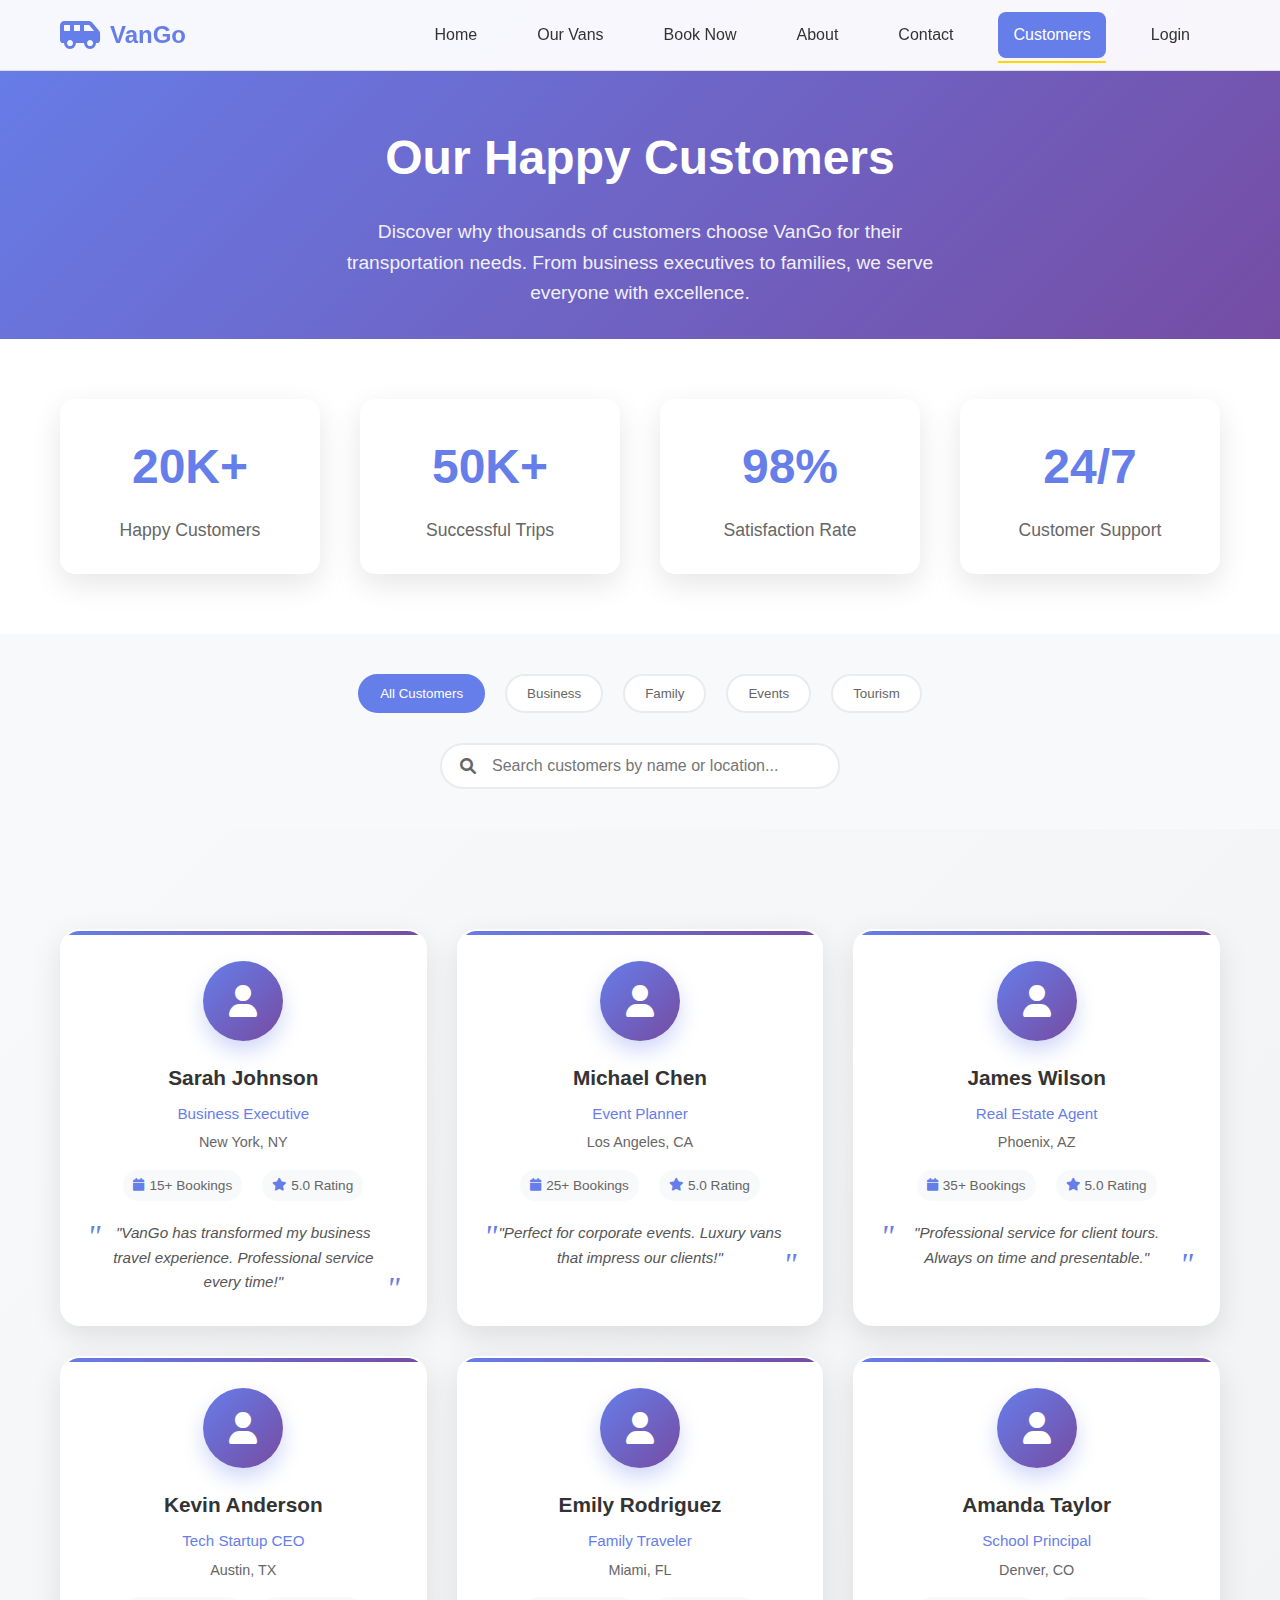
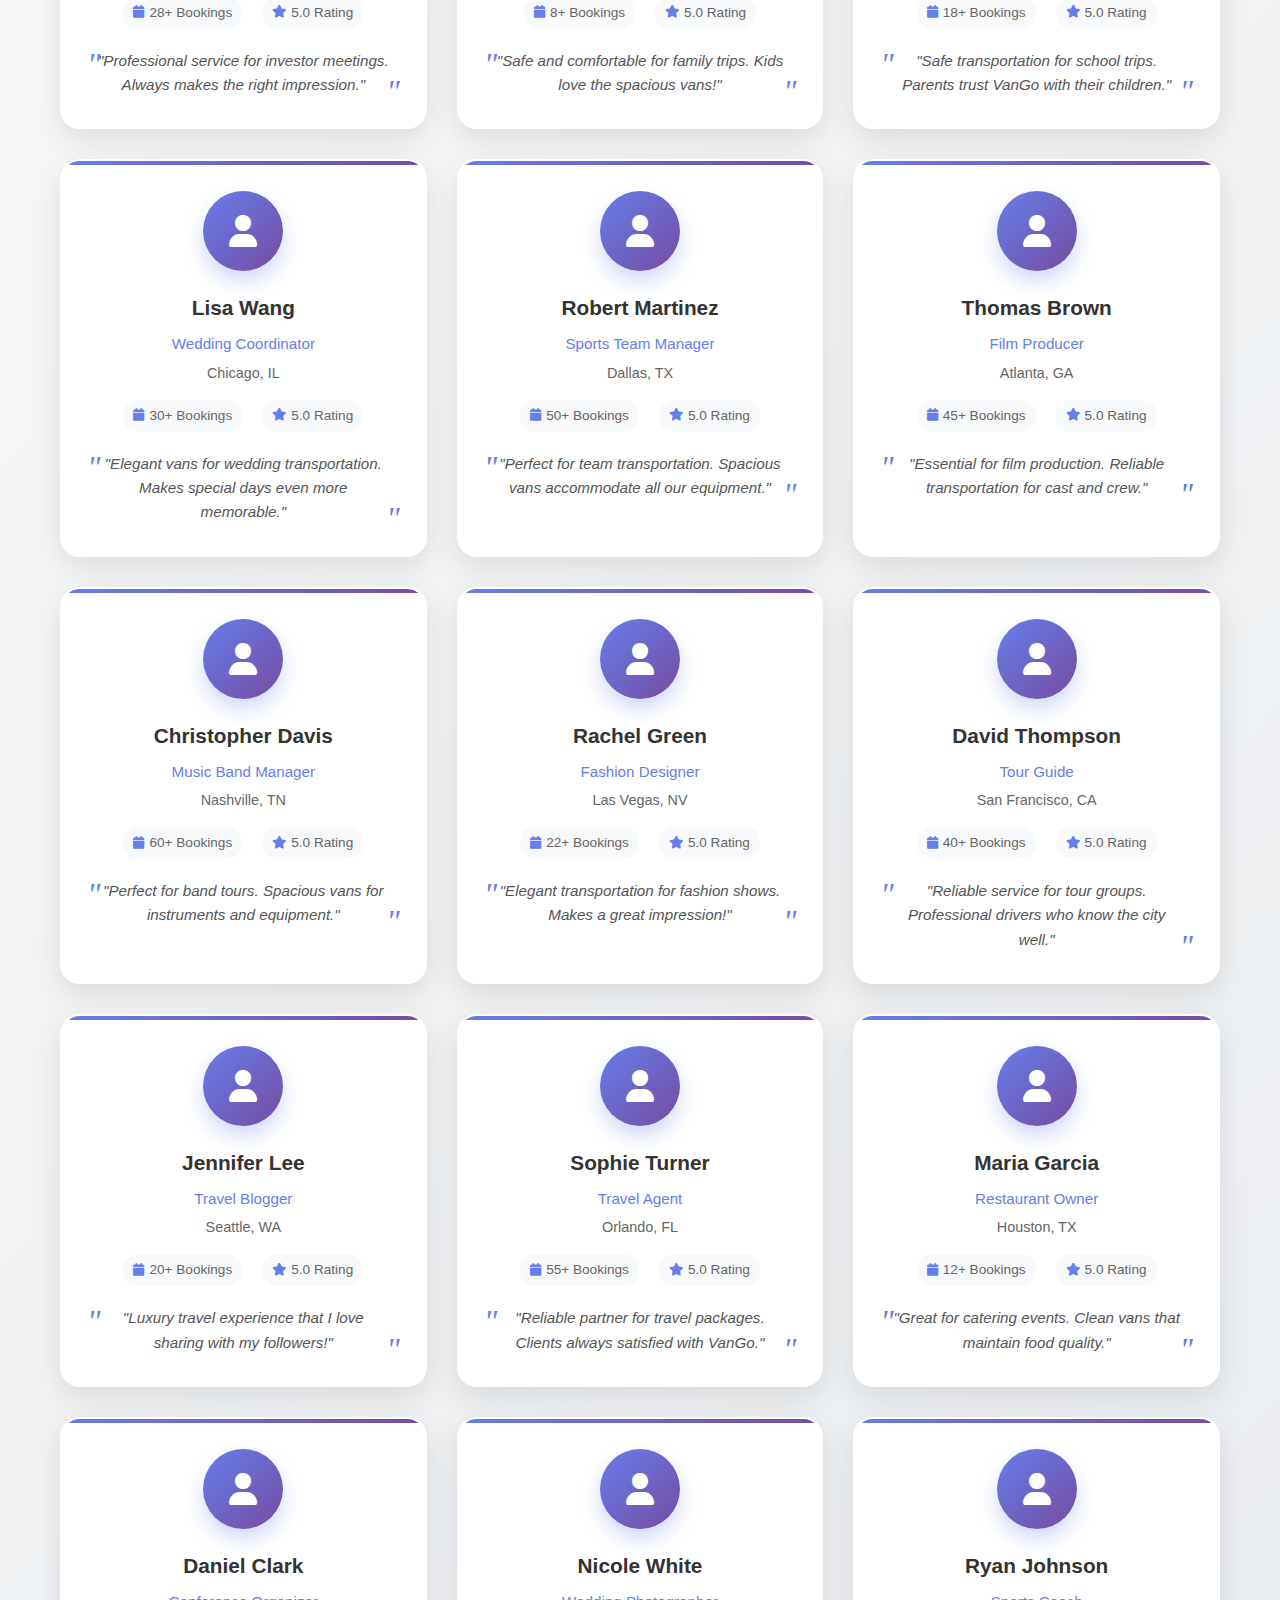
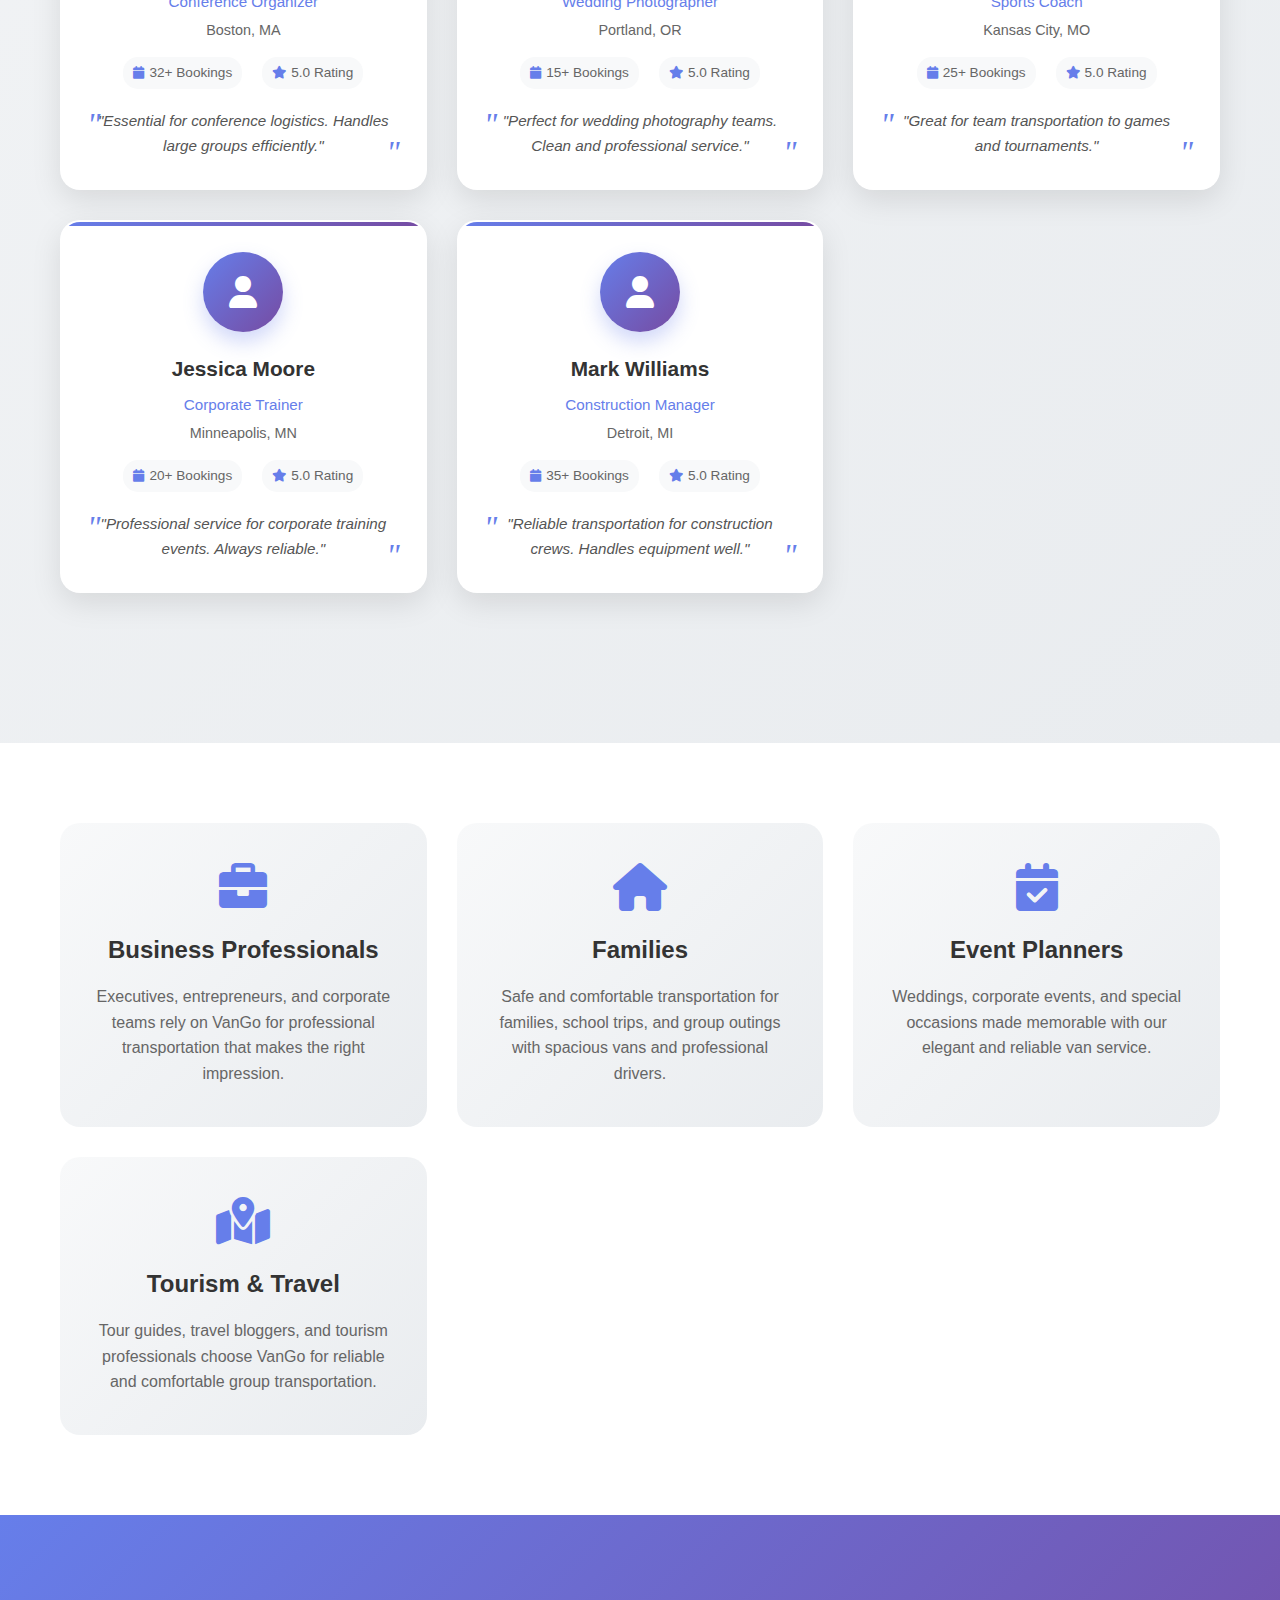
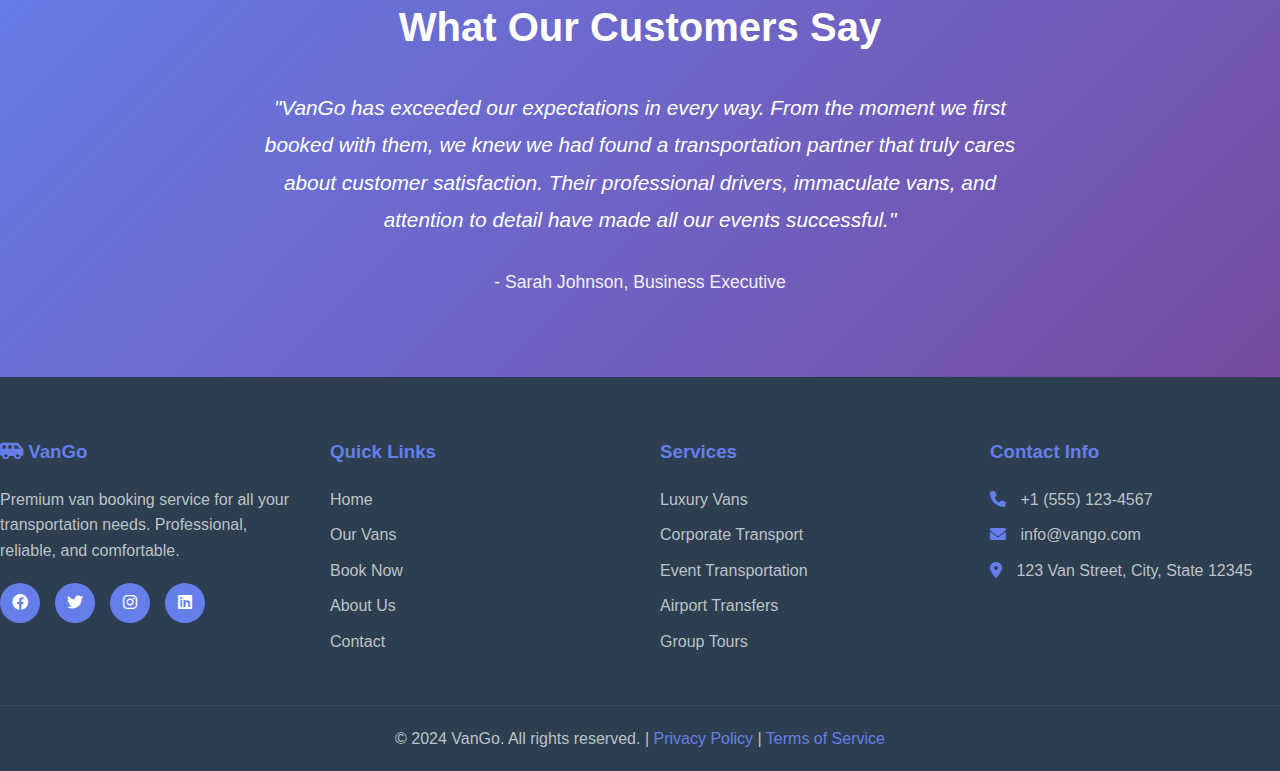
<file: customers.html>
<!DOCTYPE html>
<html lang="en">
<head>
    <meta charset="UTF-8">
    <meta name="viewport" content="width=device-width, initial-scale=1.0">
    <title>Our Happy Customers - VanGo</title>
    <link rel="stylesheet" href="styles.css">
    <link href="https://cdnjs.cloudflare.com/ajax/libs/font-awesome/6.0.0/css/all.min.css" rel="stylesheet">
    <style>
        .customers-hero {
            background: linear-gradient(135deg, #667eea 0%, #764ba2 100%);
            color: white;
            padding: 120px 0 80px;
            text-align: center;
        }
        
        .customers-hero h1 {
            font-size: 3rem;
            margin-bottom: 20px;
            font-weight: 700;
        }
        
        .customers-hero p {
            font-size: 1.2rem;
            opacity: 0.9;
            max-width: 600px;
            margin: 0 auto;
        }
        
        .customers-stats {
            background: white;
            padding: 60px 0;
            margin-top: -50px;
            position: relative;
            z-index: 3;
        }
        
        .stats-grid {
            display: grid;
            grid-template-columns: repeat(auto-fit, minmax(200px, 1fr));
            gap: 40px;
            max-width: 1200px;
            margin: 0 auto;
            padding: 0 20px;
        }
        
        .stat-card {
            text-align: center;
            padding: 30px 20px;
            background: white;
            border-radius: 15px;
            box-shadow: 0 10px 30px rgba(0,0,0,0.1);
            transition: transform 0.3s ease;
        }
        
        .stat-card:hover {
            transform: translateY(-5px);
        }
        
        .stat-number {
            font-size: 3rem;
            font-weight: 700;
            color: #667eea;
            margin-bottom: 10px;
        }
        
        .stat-label {
            font-size: 1.1rem;
            color: #666;
            font-weight: 500;
        }
        
        .filter-section {
            background: #f8f9fa;
            padding: 40px 0;
        }
        
        .filter-container {
            max-width: 1200px;
            margin: 0 auto;
            padding: 0 20px;
        }
        
        .filter-controls {
            display: flex;
            gap: 20px;
            justify-content: center;
            flex-wrap: wrap;
            margin-bottom: 30px;
        }
        
        .filter-btn {
            background: white;
            border: 2px solid #e9ecef;
            color: #666;
            padding: 10px 20px;
            border-radius: 25px;
            cursor: pointer;
            transition: all 0.3s ease;
            font-weight: 500;
        }
        
        .filter-btn.active,
        .filter-btn:hover {
            background: #667eea;
            color: white;
            border-color: #667eea;
        }
        
        .search-box {
            max-width: 400px;
            margin: 0 auto;
            position: relative;
        }
        
        .search-box input {
            width: 100%;
            padding: 12px 20px 12px 50px;
            border: 2px solid #e9ecef;
            border-radius: 25px;
            font-size: 1rem;
            transition: all 0.3s ease;
        }
        
        .search-box input:focus {
            outline: none;
            border-color: #667eea;
            box-shadow: 0 0 0 3px rgba(102, 126, 234, 0.1);
        }
        
        .search-box i {
            position: absolute;
            left: 20px;
            top: 50%;
            transform: translateY(-50%);
            color: #666;
        }
        
        .customer-categories {
            padding: 80px 0;
            background: white;
        }
        
        .category-grid {
            display: grid;
            grid-template-columns: repeat(auto-fit, minmax(300px, 1fr));
            gap: 30px;
            max-width: 1200px;
            margin: 0 auto;
            padding: 0 20px;
        }
        
        .category-card {
            background: linear-gradient(135deg, #f8f9fa 0%, #e9ecef 100%);
            padding: 40px 30px;
            border-radius: 20px;
            text-align: center;
            transition: all 0.3s ease;
        }
        
        .category-card:hover {
            transform: translateY(-5px);
            box-shadow: 0 15px 30px rgba(0,0,0,0.1);
        }
        
        .category-card i {
            font-size: 3rem;
            color: #667eea;
            margin-bottom: 20px;
        }
        
        .category-card h3 {
            font-size: 1.5rem;
            margin-bottom: 15px;
            color: #333;
        }
        
        .category-card p {
            color: #666;
            line-height: 1.6;
        }
        
        .testimonial-highlight {
            background: linear-gradient(135deg, #667eea 0%, #764ba2 100%);
            color: white;
            padding: 80px 0;
            text-align: center;
        }
        
        .testimonial-highlight .container {
            max-width: 800px;
            margin: 0 auto;
            padding: 0 20px;
        }
        
        .testimonial-highlight h2 {
            font-size: 2.5rem;
            margin-bottom: 30px;
        }
        
        .testimonial-highlight p {
            font-size: 1.3rem;
            line-height: 1.8;
            margin-bottom: 30px;
            font-style: italic;
        }
        
        .testimonial-author {
            font-size: 1.1rem;
            opacity: 0.9;
        }
        
        @media (max-width: 768px) {
            .customers-hero h1 {
                font-size: 2.5rem;
            }
            
            .filter-controls {
                flex-direction: column;
                align-items: center;
            }
            
            .category-grid {
                grid-template-columns: 1fr;
            }
            
            .testimonial-highlight h2 {
                font-size: 2rem;
            }
        }
    </style>
</head>
<body>
    <!-- Navigation -->
    <nav class="navbar">
        <div class="nav-container">
            <a href="index.php" class="nav-logo">
                <i class="fas fa-van-shuttle"></i>
                <span>VanGo</span>
            </a>
            <ul class="nav-menu">
                <li class="nav-item">
                    <a href="index.php" class="nav-link">Home</a>
                </li>
                <li class="nav-item">
                    <a href="vans.html" class="nav-link">Our Vans</a>
                </li>
                <li class="nav-item">
                    <a href="book-van.php" class="nav-link">Book Now</a>
                </li>
                <li class="nav-item">
                    <a href="about.html" class="nav-link">About</a>
                </li>
                <li class="nav-item">
                    <a href="contact.html" class="nav-link">Contact</a>
                </li>
                <li class="nav-item">
                    <a href="customers.html" class="nav-link active">Customers</a>
                </li>
                <li class="nav-item">
                    <a href="auth.html" class="nav-link">Login</a>
                </li>
            </ul>
            <div class="hamburger">
                <span class="bar"></span>
                <span class="bar"></span>
                <span class="bar"></span>
            </div>
        </div>
    </nav>

    <!-- Hero Section -->
    <section class="customers-hero">
        <h1>Our Happy Customers</h1>
        <p>Discover why thousands of customers choose VanGo for their transportation needs. From business executives to families, we serve everyone with excellence.</p>
    </section>

    <!-- Stats Section -->
    <section class="customers-stats">
        <div class="stats-grid">
            <div class="stat-card">
                <div class="stat-number">20K+</div>
                <div class="stat-label">Happy Customers</div>
            </div>
            <div class="stat-card">
                <div class="stat-number">50K+</div>
                <div class="stat-label">Successful Trips</div>
            </div>
            <div class="stat-card">
                <div class="stat-number">98%</div>
                <div class="stat-label">Satisfaction Rate</div>
            </div>
            <div class="stat-card">
                <div class="stat-number">24/7</div>
                <div class="stat-label">Customer Support</div>
            </div>
        </div>
    </section>

    <!-- Filter Section -->
    <section class="filter-section">
        <div class="filter-container">
            <div class="filter-controls">
                <button class="filter-btn active" data-filter="all">All Customers</button>
                <button class="filter-btn" data-filter="business">Business</button>
                <button class="filter-btn" data-filter="family">Family</button>
                <button class="filter-btn" data-filter="events">Events</button>
                <button class="filter-btn" data-filter="tourism">Tourism</button>
            </div>
            <div class="search-box">
                <i class="fas fa-search"></i>
                <input type="text" id="customerSearch" placeholder="Search customers by name or location...">
            </div>
        </div>
    </section>

    <!-- Customer Profiles Section -->
    <section class="customer-profiles">
        <div class="container">
            <div class="profiles-grid" id="profilesGrid">
                <!-- Business Customers -->
                <div class="profile-card" data-category="business" data-search="sarah johnson business executive new york">
                    <div class="profile-avatar">
                        <i class="fas fa-user"></i>
                    </div>
                    <h3>Sarah Johnson</h3>
                    <p class="profile-title">Business Executive</p>
                    <p class="profile-location">New York, NY</p>
                    <div class="profile-stats">
                        <span><i class="fas fa-calendar"></i> 15+ Bookings</span>
                        <span><i class="fas fa-star"></i> 5.0 Rating</span>
                    </div>
                    <p class="profile-quote">"VanGo has transformed my business travel experience. Professional service every time!"</p>
                </div>

                <div class="profile-card" data-category="business" data-search="michael chen event planner los angeles">
                    <div class="profile-avatar">
                        <i class="fas fa-user"></i>
                    </div>
                    <h3>Michael Chen</h3>
                    <p class="profile-title">Event Planner</p>
                    <p class="profile-location">Los Angeles, CA</p>
                    <div class="profile-stats">
                        <span><i class="fas fa-calendar"></i> 25+ Bookings</span>
                        <span><i class="fas fa-star"></i> 5.0 Rating</span>
                    </div>
                    <p class="profile-quote">"Perfect for corporate events. Luxury vans that impress our clients!"</p>
                </div>

                <div class="profile-card" data-category="business" data-search="james wilson real estate agent phoenix">
                    <div class="profile-avatar">
                        <i class="fas fa-user"></i>
                    </div>
                    <h3>James Wilson</h3>
                    <p class="profile-title">Real Estate Agent</p>
                    <p class="profile-location">Phoenix, AZ</p>
                    <div class="profile-stats">
                        <span><i class="fas fa-calendar"></i> 35+ Bookings</span>
                        <span><i class="fas fa-star"></i> 5.0 Rating</span>
                    </div>
                    <p class="profile-quote">"Professional service for client tours. Always on time and presentable."</p>
                </div>

                <div class="profile-card" data-category="business" data-search="kevin anderson tech startup ceo austin">
                    <div class="profile-avatar">
                        <i class="fas fa-user"></i>
                    </div>
                    <h3>Kevin Anderson</h3>
                    <p class="profile-title">Tech Startup CEO</p>
                    <p class="profile-location">Austin, TX</p>
                    <div class="profile-stats">
                        <span><i class="fas fa-calendar"></i> 28+ Bookings</span>
                        <span><i class="fas fa-star"></i> 5.0 Rating</span>
                    </div>
                    <p class="profile-quote">"Professional service for investor meetings. Always makes the right impression."</p>
                </div>

                <!-- Family Customers -->
                <div class="profile-card" data-category="family" data-search="emily rodriguez family traveler miami">
                    <div class="profile-avatar">
                        <i class="fas fa-user"></i>
                    </div>
                    <h3>Emily Rodriguez</h3>
                    <p class="profile-title">Family Traveler</p>
                    <p class="profile-location">Miami, FL</p>
                    <div class="profile-stats">
                        <span><i class="fas fa-calendar"></i> 8+ Bookings</span>
                        <span><i class="fas fa-star"></i> 5.0 Rating</span>
                    </div>
                    <p class="profile-quote">"Safe and comfortable for family trips. Kids love the spacious vans!"</p>
                </div>

                <div class="profile-card" data-category="family" data-search="amanda taylor school principal denver">
                    <div class="profile-avatar">
                        <i class="fas fa-user"></i>
                    </div>
                    <h3>Amanda Taylor</h3>
                    <p class="profile-title">School Principal</p>
                    <p class="profile-location">Denver, CO</p>
                    <div class="profile-stats">
                        <span><i class="fas fa-calendar"></i> 18+ Bookings</span>
                        <span><i class="fas fa-star"></i> 5.0 Rating</span>
                    </div>
                    <p class="profile-quote">"Safe transportation for school trips. Parents trust VanGo with their children."</p>
                </div>

                <!-- Event Customers -->
                <div class="profile-card" data-category="events" data-search="lisa wang wedding coordinator chicago">
                    <div class="profile-avatar">
                        <i class="fas fa-user"></i>
                    </div>
                    <h3>Lisa Wang</h3>
                    <p class="profile-title">Wedding Coordinator</p>
                    <p class="profile-location">Chicago, IL</p>
                    <div class="profile-stats">
                        <span><i class="fas fa-calendar"></i> 30+ Bookings</span>
                        <span><i class="fas fa-star"></i> 5.0 Rating</span>
                    </div>
                    <p class="profile-quote">"Elegant vans for wedding transportation. Makes special days even more memorable."</p>
                </div>

                <div class="profile-card" data-category="events" data-search="robert martinez sports team manager dallas">
                    <div class="profile-avatar">
                        <i class="fas fa-user"></i>
                    </div>
                    <h3>Robert Martinez</h3>
                    <p class="profile-title">Sports Team Manager</p>
                    <p class="profile-location">Dallas, TX</p>
                    <div class="profile-stats">
                        <span><i class="fas fa-calendar"></i> 50+ Bookings</span>
                        <span><i class="fas fa-star"></i> 5.0 Rating</span>
                    </div>
                    <p class="profile-quote">"Perfect for team transportation. Spacious vans accommodate all our equipment."</p>
                </div>

                <div class="profile-card" data-category="events" data-search="thomas brown film producer atlanta">
                    <div class="profile-avatar">
                        <i class="fas fa-user"></i>
                    </div>
                    <h3>Thomas Brown</h3>
                    <p class="profile-title">Film Producer</p>
                    <p class="profile-location">Atlanta, GA</p>
                    <div class="profile-stats">
                        <span><i class="fas fa-calendar"></i> 45+ Bookings</span>
                        <span><i class="fas fa-star"></i> 5.0 Rating</span>
                    </div>
                    <p class="profile-quote">"Essential for film production. Reliable transportation for cast and crew."</p>
                </div>

                <div class="profile-card" data-category="events" data-search="christopher davis music band manager nashville">
                    <div class="profile-avatar">
                        <i class="fas fa-user"></i>
                    </div>
                    <h3>Christopher Davis</h3>
                    <p class="profile-title">Music Band Manager</p>
                    <p class="profile-location">Nashville, TN</p>
                    <div class="profile-stats">
                        <span><i class="fas fa-calendar"></i> 60+ Bookings</span>
                        <span><i class="fas fa-star"></i> 5.0 Rating</span>
                    </div>
                    <p class="profile-quote">"Perfect for band tours. Spacious vans for instruments and equipment."</p>
                </div>

                <div class="profile-card" data-category="events" data-search="rachel green fashion designer las vegas">
                    <div class="profile-avatar">
                        <i class="fas fa-user"></i>
                    </div>
                    <h3>Rachel Green</h3>
                    <p class="profile-title">Fashion Designer</p>
                    <p class="profile-location">Las Vegas, NV</p>
                    <div class="profile-stats">
                        <span><i class="fas fa-calendar"></i> 22+ Bookings</span>
                        <span><i class="fas fa-star"></i> 5.0 Rating</span>
                    </div>
                    <p class="profile-quote">"Elegant transportation for fashion shows. Makes a great impression!"</p>
                </div>

                <!-- Tourism Customers -->
                <div class="profile-card" data-category="tourism" data-search="david thompson tour guide san francisco">
                    <div class="profile-avatar">
                        <i class="fas fa-user"></i>
                    </div>
                    <h3>David Thompson</h3>
                    <p class="profile-title">Tour Guide</p>
                    <p class="profile-location">San Francisco, CA</p>
                    <div class="profile-stats">
                        <span><i class="fas fa-calendar"></i> 40+ Bookings</span>
                        <span><i class="fas fa-star"></i> 5.0 Rating</span>
                    </div>
                    <p class="profile-quote">"Reliable service for tour groups. Professional drivers who know the city well."</p>
                </div>

                <div class="profile-card" data-category="tourism" data-search="jennifer lee travel blogger seattle">
                    <div class="profile-avatar">
                        <i class="fas fa-user"></i>
                    </div>
                    <h3>Jennifer Lee</h3>
                    <p class="profile-title">Travel Blogger</p>
                    <p class="profile-location">Seattle, WA</p>
                    <div class="profile-stats">
                        <span><i class="fas fa-calendar"></i> 20+ Bookings</span>
                        <span><i class="fas fa-star"></i> 5.0 Rating</span>
                    </div>
                    <p class="profile-quote">"Luxury travel experience that I love sharing with my followers!"</p>
                </div>

                <div class="profile-card" data-category="tourism" data-search="sophie turner travel agent orlando">
                    <div class="profile-avatar">
                        <i class="fas fa-user"></i>
                    </div>
                    <h3>Sophie Turner</h3>
                    <p class="profile-title">Travel Agent</p>
                    <p class="profile-location">Orlando, FL</p>
                    <div class="profile-stats">
                        <span><i class="fas fa-calendar"></i> 55+ Bookings</span>
                        <span><i class="fas fa-star"></i> 5.0 Rating</span>
                    </div>
                    <p class="profile-quote">"Reliable partner for travel packages. Clients always satisfied with VanGo."</p>
                </div>

                <!-- Additional Customers -->
                <div class="profile-card" data-category="business" data-search="maria garcia restaurant owner houston">
                    <div class="profile-avatar">
                        <i class="fas fa-user"></i>
                    </div>
                    <h3>Maria Garcia</h3>
                    <p class="profile-title">Restaurant Owner</p>
                    <p class="profile-location">Houston, TX</p>
                    <div class="profile-stats">
                        <span><i class="fas fa-calendar"></i> 12+ Bookings</span>
                        <span><i class="fas fa-star"></i> 5.0 Rating</span>
                    </div>
                    <p class="profile-quote">"Great for catering events. Clean vans that maintain food quality."</p>
                </div>

                <div class="profile-card" data-category="events" data-search="daniel clark conference organizer boston">
                    <div class="profile-avatar">
                        <i class="fas fa-user"></i>
                    </div>
                    <h3>Daniel Clark</h3>
                    <p class="profile-title">Conference Organizer</p>
                    <p class="profile-location">Boston, MA</p>
                    <div class="profile-stats">
                        <span><i class="fas fa-calendar"></i> 32+ Bookings</span>
                        <span><i class="fas fa-star"></i> 5.0 Rating</span>
                    </div>
                    <p class="profile-quote">"Essential for conference logistics. Handles large groups efficiently."</p>
                </div>

                <div class="profile-card" data-category="events" data-search="nicole white wedding photographer portland">
                    <div class="profile-avatar">
                        <i class="fas fa-user"></i>
                    </div>
                    <h3>Nicole White</h3>
                    <p class="profile-title">Wedding Photographer</p>
                    <p class="profile-location">Portland, OR</p>
                    <div class="profile-stats">
                        <span><i class="fas fa-calendar"></i> 15+ Bookings</span>
                        <span><i class="fas fa-star"></i> 5.0 Rating</span>
                    </div>
                    <p class="profile-quote">"Perfect for wedding photography teams. Clean and professional service."</p>
                </div>

                <div class="profile-card" data-category="events" data-search="ryan johnson sports coach kansas city">
                    <div class="profile-avatar">
                        <i class="fas fa-user"></i>
                    </div>
                    <h3>Ryan Johnson</h3>
                    <p class="profile-title">Sports Coach</p>
                    <p class="profile-location">Kansas City, MO</p>
                    <div class="profile-stats">
                        <span><i class="fas fa-calendar"></i> 25+ Bookings</span>
                        <span><i class="fas fa-star"></i> 5.0 Rating</span>
                    </div>
                    <p class="profile-quote">"Great for team transportation to games and tournaments."</p>
                </div>

                <div class="profile-card" data-category="business" data-search="jessica moore corporate trainer minneapolis">
                    <div class="profile-avatar">
                        <i class="fas fa-user"></i>
                    </div>
                    <h3>Jessica Moore</h3>
                    <p class="profile-title">Corporate Trainer</p>
                    <p class="profile-location">Minneapolis, MN</p>
                    <div class="profile-stats">
                        <span><i class="fas fa-calendar"></i> 20+ Bookings</span>
                        <span><i class="fas fa-star"></i> 5.0 Rating</span>
                    </div>
                    <p class="profile-quote">"Professional service for corporate training events. Always reliable."</p>
                </div>

                <div class="profile-card" data-category="business" data-search="mark williams construction manager detroit">
                    <div class="profile-avatar">
                        <i class="fas fa-user"></i>
                    </div>
                    <h3>Mark Williams</h3>
                    <p class="profile-title">Construction Manager</p>
                    <p class="profile-location">Detroit, MI</p>
                    <div class="profile-stats">
                        <span><i class="fas fa-calendar"></i> 35+ Bookings</span>
                        <span><i class="fas fa-star"></i> 5.0 Rating</span>
                    </div>
                    <p class="profile-quote">"Reliable transportation for construction crews. Handles equipment well."</p>
                </div>
            </div>
        </div>
    </section>

    <!-- Customer Categories Section -->
    <section class="customer-categories">
        <div class="category-grid">
            <div class="category-card">
                <i class="fas fa-briefcase"></i>
                <h3>Business Professionals</h3>
                <p>Executives, entrepreneurs, and corporate teams rely on VanGo for professional transportation that makes the right impression.</p>
            </div>
            <div class="category-card">
                <i class="fas fa-home"></i>
                <h3>Families</h3>
                <p>Safe and comfortable transportation for families, school trips, and group outings with spacious vans and professional drivers.</p>
            </div>
            <div class="category-card">
                <i class="fas fa-calendar-check"></i>
                <h3>Event Planners</h3>
                <p>Weddings, corporate events, and special occasions made memorable with our elegant and reliable van service.</p>
            </div>
            <div class="category-card">
                <i class="fas fa-map-marked-alt"></i>
                <h3>Tourism & Travel</h3>
                <p>Tour guides, travel bloggers, and tourism professionals choose VanGo for reliable and comfortable group transportation.</p>
            </div>
        </div>
    </section>

    <!-- Testimonial Highlight -->
    <section class="testimonial-highlight">
        <div class="container">
            <h2>What Our Customers Say</h2>
            <p>"VanGo has exceeded our expectations in every way. From the moment we first booked with them, we knew we had found a transportation partner that truly cares about customer satisfaction. Their professional drivers, immaculate vans, and attention to detail have made all our events successful."</p>
            <div class="testimonial-author">- Sarah Johnson, Business Executive</div>
        </div>
    </section>

    <!-- Footer -->
    <footer class="footer">
        <div class="footer-content">
            <div class="footer-section">
                <h3><i class="fas fa-van-shuttle"></i> VanGo</h3>
                <p>Premium van booking service for all your transportation needs. Professional, reliable, and comfortable.</p>
                <div class="social-links">
                    <a href="#"><i class="fab fa-facebook"></i></a>
                    <a href="#"><i class="fab fa-twitter"></i></a>
                    <a href="#"><i class="fab fa-instagram"></i></a>
                    <a href="#"><i class="fab fa-linkedin"></i></a>
                </div>
            </div>
            <div class="footer-section">
                <h3>Quick Links</h3>
                <ul>
                    <li><a href="index.php">Home</a></li>
                    <li><a href="vans.html">Our Vans</a></li>
                    <li><a href="book-van.php">Book Now</a></li>
                    <li><a href="about.html">About Us</a></li>
                    <li><a href="contact.html">Contact</a></li>
                </ul>
            </div>
            <div class="footer-section">
                <h3>Services</h3>
                <ul>
                    <li><a href="vans.html">Luxury Vans</a></li>
                    <li><a href="vans.html">Corporate Transport</a></li>
                    <li><a href="vans.html">Event Transportation</a></li>
                    <li><a href="vans.html">Airport Transfers</a></li>
                    <li><a href="vans.html">Group Tours</a></li>
                </ul>
            </div>
            <div class="footer-section">
                <h3>Contact Info</h3>
                <p><i class="fas fa-phone"></i> +1 (555) 123-4567</p>
                <p><i class="fas fa-envelope"></i> info@vango.com</p>
                <p><i class="fas fa-map-marker-alt"></i> 123 Van Street, City, State 12345</p>
            </div>
        </div>
        <div class="footer-bottom">
            <p>&copy; 2024 VanGo. All rights reserved. | <a href="#">Privacy Policy</a> | <a href="#">Terms of Service</a></p>
        </div>
    </footer>

    <script>
        // Mobile navigation toggle
        const hamburger = document.querySelector('.hamburger');
        const navMenu = document.querySelector('.nav-menu');

        hamburger.addEventListener('click', () => {
            hamburger.classList.toggle('active');
            navMenu.classList.toggle('active');
        });

        // Filter functionality
        const filterBtns = document.querySelectorAll('.filter-btn');
        const profileCards = document.querySelectorAll('.profile-card');
        const searchInput = document.getElementById('customerSearch');

        filterBtns.forEach(btn => {
            btn.addEventListener('click', () => {
                // Remove active class from all buttons
                filterBtns.forEach(b => b.classList.remove('active'));
                // Add active class to clicked button
                btn.classList.add('active');
                
                const filter = btn.getAttribute('data-filter');
                filterProfiles(filter);
            });
        });

        // Search functionality
        searchInput.addEventListener('input', () => {
            const searchTerm = searchInput.value.toLowerCase();
            filterProfiles('all', searchTerm);
        });

        function filterProfiles(category, searchTerm = '') {
            profileCards.forEach(card => {
                const cardCategory = card.getAttribute('data-category');
                const searchData = card.getAttribute('data-search').toLowerCase();
                
                let showCard = true;
                
                // Filter by category
                if (category !== 'all' && cardCategory !== category) {
                    showCard = false;
                }
                
                // Filter by search term
                if (searchTerm && !searchData.includes(searchTerm)) {
                    showCard = false;
                }
                
                // Show/hide card
                if (showCard) {
                    card.style.display = 'block';
                    card.style.animation = 'fadeIn 0.5s ease-in';
                } else {
                    card.style.display = 'none';
                }
            });
        }

        // Add fade-in animation
        const style = document.createElement('style');
        style.textContent = `
            @keyframes fadeIn {
                from { opacity: 0; transform: translateY(20px); }
                to { opacity: 1; transform: translateY(0); }
            }
        `;
        document.head.appendChild(style);

        // Initialize with all profiles visible
        filterProfiles('all');
    </script>
</body>
</html>
</file>
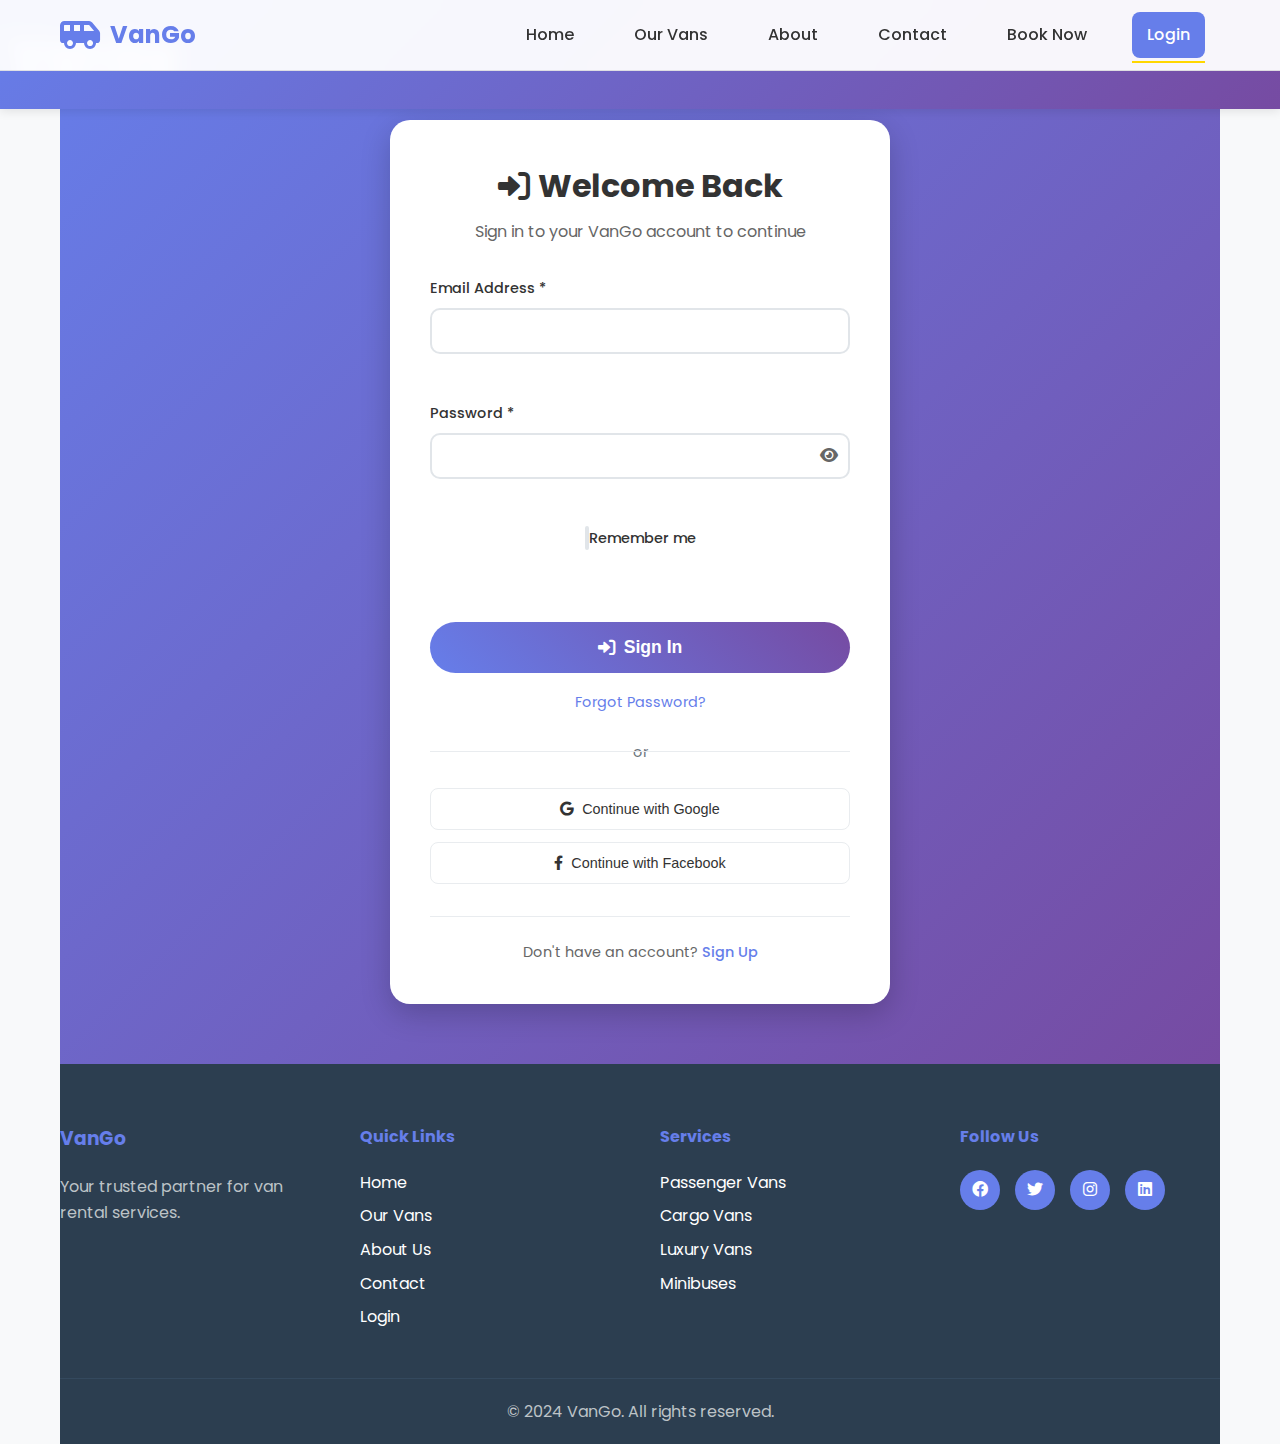
<file: login.html>
<!DOCTYPE html>
<html lang="en">
<head>
    <meta charset="UTF-8">
    <meta name="viewport" content="width=device-width, initial-scale=1.0">
    <title>Login - VanGo</title>
    <link rel="stylesheet" href="styles.css">
    <link href="https://cdnjs.cloudflare.com/ajax/libs/font-awesome/6.0.0/css/all.min.css" rel="stylesheet">
    <link href="https://fonts.googleapis.com/css2?family=Poppins:wght@300;400;500;600;700&display=swap" rel="stylesheet">
</head>
<body>
    <div class="container">
        <!-- Header -->
        <header class="header">
            <div class="logo">
                <i class="fas fa-van"></i>
                <h1>VanGo</h1>
            </div>
            <nav class="navbar">
                <div class="nav-container">
                    <div class="nav-logo">
                        <i class="fas fa-van-shuttle"></i>
                        <span>VanGo</span>
                    </div>
                    <ul class="nav-menu">
                        <li class="nav-item">
                            <a href="index.php" class="nav-link">Home</a>
                        </li>
                        <li class="nav-item">
                            <a href="vans.html" class="nav-link">Our Vans</a>
                        </li>
                        <li class="nav-item">
                            <a href="about.html" class="nav-link">About</a>
                        </li>
                        <li class="nav-item">
                            <a href="contact.html" class="nav-link">Contact</a>
                        </li>
                        <li class="nav-item">
                            <a href="book-van.php" class="nav-link">Book Now</a>
                        </li>
                        <li class="nav-item">
                            <a href="auth.html" class="nav-link active">Login</a>
                        </li>
                    </ul>
                    <div class="hamburger">
                        <span class="bar"></span>
                        <span class="bar"></span>
                        <span class="bar"></span>
                    </div>
                </div>
            </nav>
        </header>

        <!-- Login Section -->
        <section class="auth-section">
            <div class="auth-container">
                <div class="auth-card">
                    <div class="auth-header">
                        <h2><i class="fas fa-sign-in-alt"></i> Welcome Back</h2>
                        <p>Sign in to your VanGo account to continue</p>
                    </div>

                    <form class="auth-form" id="loginForm">
                        <div class="form-group">
                            <label for="email">Email Address *</label>
                            <input type="email" id="email" name="email" required>
                            <div class="field-error" id="email-error"></div>
                        </div>

                        <div class="form-group">
                            <label for="password">Password *</label>
                            <div class="password-input">
                                <input type="password" id="password" name="password" required>
                                <button type="button" class="password-toggle" onclick="togglePassword('password')">
                                    <i class="fas fa-eye"></i>
                                </button>
                            </div>
                            <div class="field-error" id="password-error"></div>
                        </div>

                        <div class="form-group checkbox-group">
                            <label class="checkbox-label">
                                <input type="checkbox" id="remember" name="remember">
                                <span class="checkmark"></span>
                                Remember me
                            </label>
                        </div>

                        <button type="submit" class="auth-button" id="loginBtn">
                            <i class="fas fa-sign-in-alt"></i>
                            Sign In
                        </button>
                    </form>

                    <div class="auth-links">
                        <a href="#" onclick="showForgotPassword()">Forgot Password?</a>
                    </div>

                    <div class="auth-divider">
                        <span>or</span>
                    </div>

                    <div class="social-login">
                        <button class="social-btn google-btn">
                            <i class="fab fa-google"></i>
                            Continue with Google
                        </button>
                        <button class="social-btn facebook-btn">
                            <i class="fab fa-facebook-f"></i>
                            Continue with Facebook
                        </button>
                    </div>

                    <div class="auth-footer">
                        <p>Don't have an account? <a href="auth.html">Sign Up</a></p>
                    </div>
                </div>
            </div>
        </section>

        <!-- Footer -->
        <footer class="footer">
            <div class="footer-content">
                <div class="footer-section">
                    <h3>VanGo</h3>
                    <p>Your trusted partner for van rental services.</p>
                </div>
                <div class="footer-section">
                    <h4>Quick Links</h4>
                    <a href="index.html">Home</a>
                    <a href="vans.html">Our Vans</a>
                    <a href="about.html">About Us</a>
                    <a href="contact.html">Contact</a>
                    <a href="auth.html">Login</a>
                </div>
                <div class="footer-section">
                    <h4>Services</h4>
                    <a href="vans.html">Passenger Vans</a>
                    <a href="vans.html">Cargo Vans</a>
                    <a href="vans.html">Luxury Vans</a>
                    <a href="vans.html">Minibuses</a>
                </div>
                <div class="footer-section">
                    <h4>Follow Us</h4>
                    <div class="social-links">
                        <a href="#"><i class="fab fa-facebook"></i></a>
                        <a href="#"><i class="fab fa-twitter"></i></a>
                        <a href="#"><i class="fab fa-instagram"></i></a>
                        <a href="#"><i class="fab fa-linkedin"></i></a>
                    </div>
                </div>
            </div>
            <div class="footer-bottom">
                <p>&copy; 2024 VanGo. All rights reserved.</p>
            </div>
        </footer>
    </div>

    <!-- Forgot Password Modal -->
    <div class="modal" id="forgotPasswordModal">
        <div class="modal-content">
            <div class="modal-header">
                <h3>Reset Password</h3>
                <button class="close-button" onclick="closeForgotPassword()">
                    <i class="fas fa-times"></i>
                </button>
            </div>
            <div class="modal-body">
                <p>Enter your email address and we'll send you a link to reset your password.</p>
                <form id="forgotPasswordForm">
                    <div class="form-group">
                        <label for="resetEmail">Email Address</label>
                        <input type="email" id="resetEmail" name="resetEmail" required>
                    </div>
                </form>
            </div>
            <div class="modal-footer">
                <button class="cancel-btn" onclick="closeForgotPassword()">Cancel</button>
                <button class="auth-button" onclick="sendResetEmail()">
                    <i class="fas fa-paper-plane"></i>
                    Send Reset Link
                </button>
            </div>
        </div>
    </div>

    <!-- Success Modal -->
    <div class="modal" id="loginSuccessModal">
        <div class="modal-content">
            <div class="modal-header">
                <h3>Login Successful!</h3>
            </div>
            <div class="modal-body">
                <i class="fas fa-check-circle success-icon"></i>
                <p>Welcome back to VanGo!</p>
                <p>Redirecting you to your dashboard...</p>
            </div>
        </div>
    </div>

    <script src="login.js"></script>
</body>
</html>
</file>
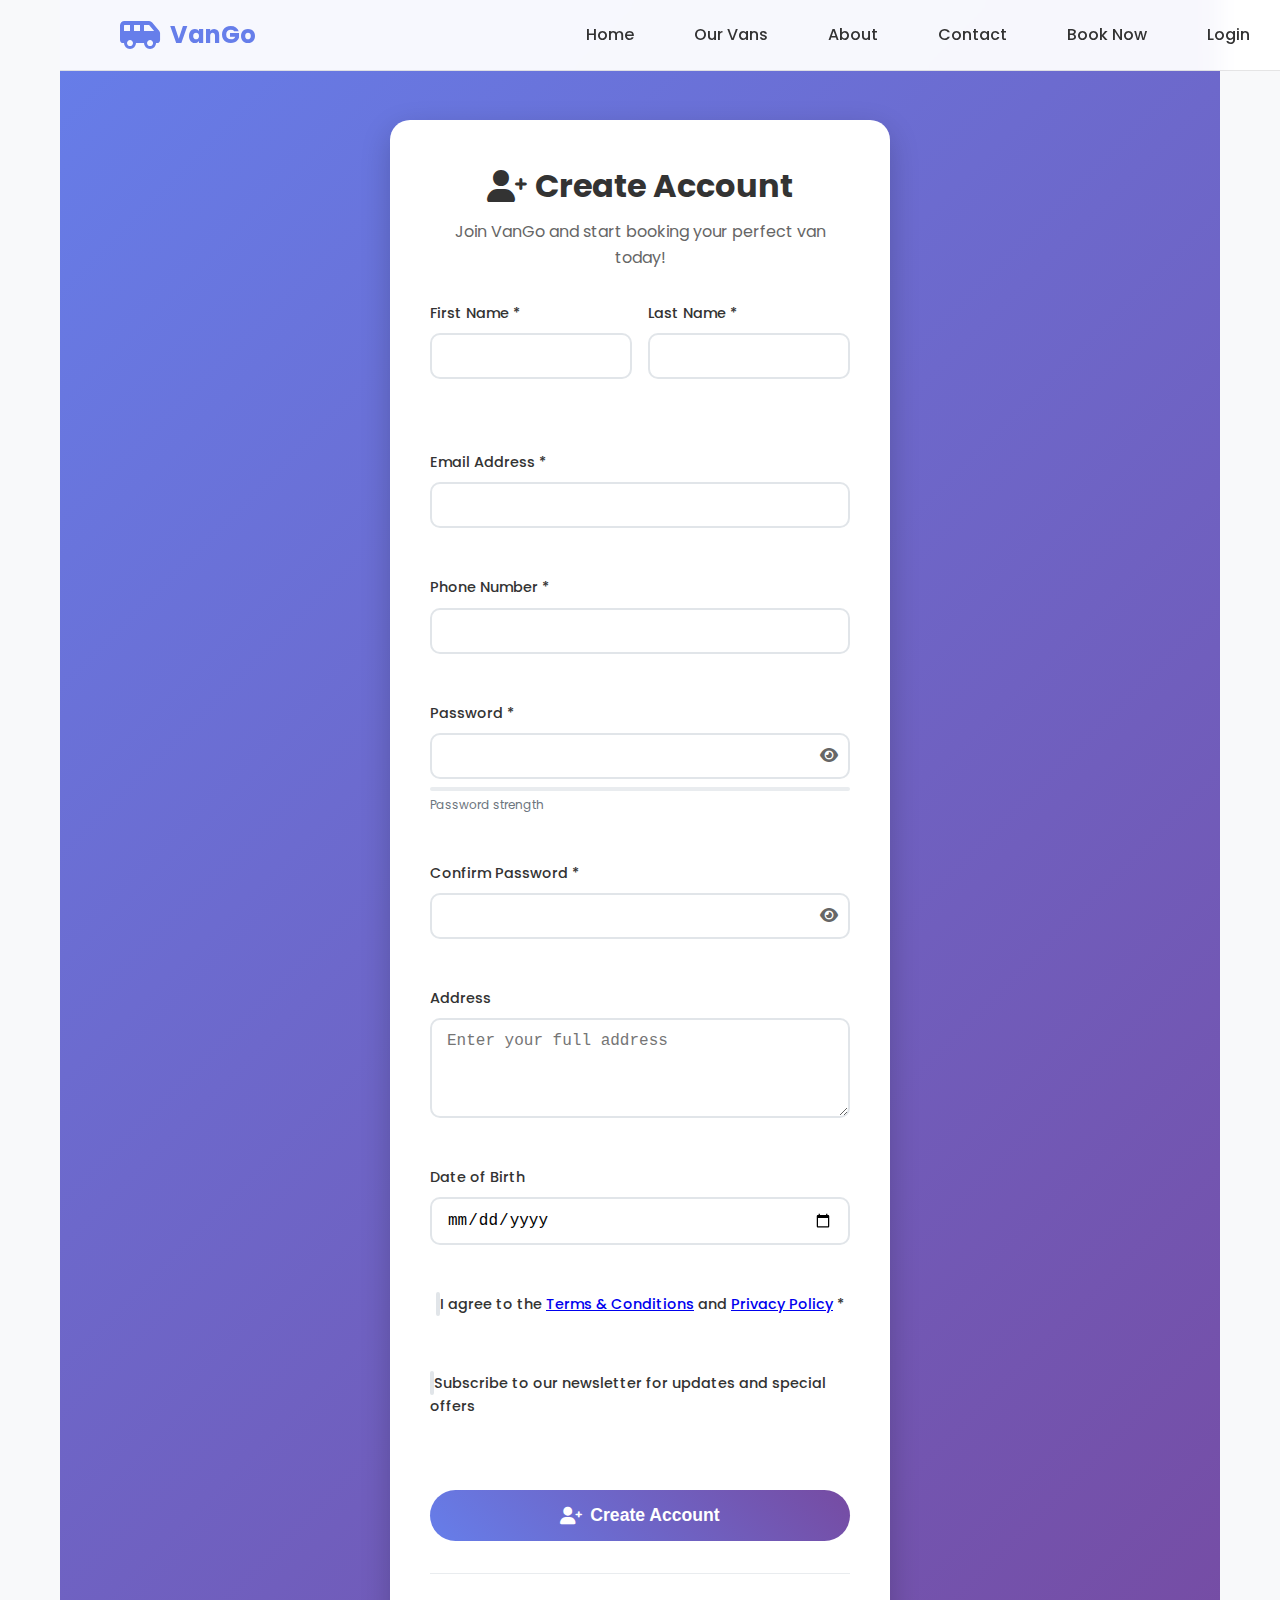
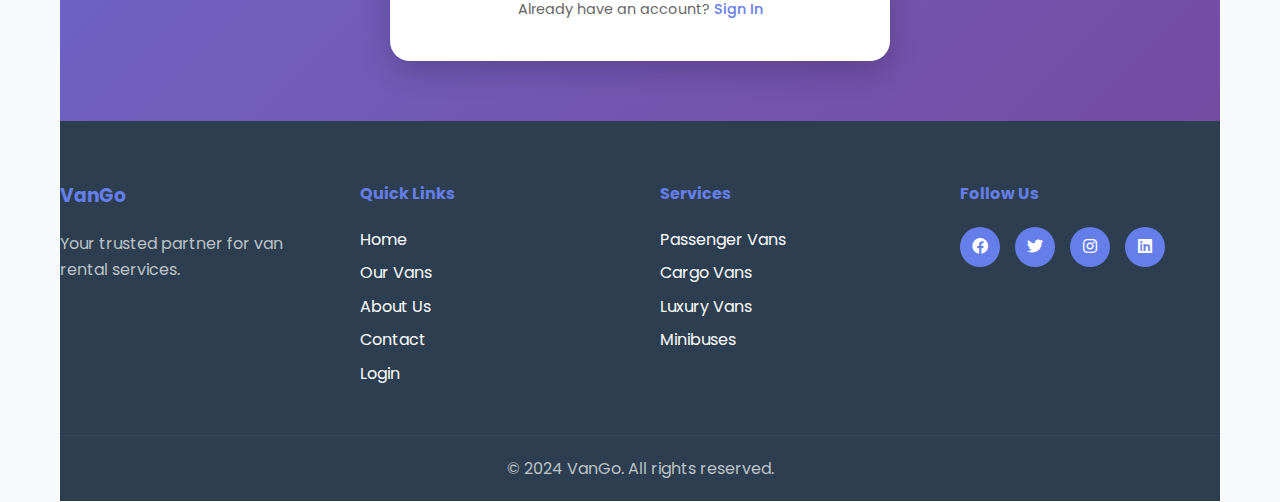
<file: signup.html>
<!DOCTYPE html>
<html lang="en">
<head>
    <meta charset="UTF-8">
    <meta name="viewport" content="width=device-width, initial-scale=1.0">
    <title>Sign Up - VanGo</title>
    <link rel="stylesheet" href="styles.css">
    <link href="https://cdnjs.cloudflare.com/ajax/libs/font-awesome/6.0.0/css/all.min.css" rel="stylesheet">
    <link href="https://fonts.googleapis.com/css2?family=Poppins:wght@300;400;500;600;700&display=swap" rel="stylesheet">
</head>
<body>
    <div class="container">
        <!-- Navigation -->
        <nav class="navbar">
            <div class="nav-container">
                <div class="nav-logo">
                    <i class="fas fa-van-shuttle"></i>
                    <span>VanGo</span>
                </div>
                <ul class="nav-menu">
                    <li class="nav-item">
                        <a href="index.php" class="nav-link">Home</a>
                    </li>
                    <li class="nav-item">
                        <a href="vans.html" class="nav-link">Our Vans</a>
                    </li>
                    <li class="nav-item">
                        <a href="about.html" class="nav-link">About</a>
                    </li>
                    <li class="nav-item">
                        <a href="contact.html" class="nav-link">Contact</a>
                    </li>
                    <li class="nav-item">
                        <a href="book-van.php" class="nav-link">Book Now</a>
                    </li>
                    <li class="nav-item">
                        <a href="auth.html" class="nav-link">Login</a>
                    </li>
                </ul>
                <div class="hamburger">
                    <span class="bar"></span>
                    <span class="bar"></span>
                    <span class="bar"></span>
                </div>
            </div>
        </nav>

        <!-- Signup Section -->
        <section class="auth-section">
            <div class="auth-container">
                <div class="auth-card">
                    <div class="auth-header">
                        <h2><i class="fas fa-user-plus"></i> Create Account</h2>
                        <p>Join VanGo and start booking your perfect van today!</p>
                    </div>

                    <form class="auth-form" id="signupForm">
                        <div class="form-row">
                            <div class="form-group">
                                <label for="firstName">First Name *</label>
                                <input type="text" id="firstName" name="firstName" required>
                                <div class="field-error" id="firstName-error"></div>
                            </div>
                            <div class="form-group">
                                <label for="lastName">Last Name *</label>
                                <input type="text" id="lastName" name="lastName" required>
                                <div class="field-error" id="lastName-error"></div>
                            </div>
                        </div>

                        <div class="form-group">
                            <label for="email">Email Address *</label>
                            <input type="email" id="email" name="email" required>
                            <div class="field-error" id="email-error"></div>
                        </div>

                        <div class="form-group">
                            <label for="phone">Phone Number *</label>
                            <input type="tel" id="phone" name="phone" required>
                            <div class="field-error" id="phone-error"></div>
                        </div>

                        <div class="form-group">
                            <label for="password">Password *</label>
                            <div class="password-input">
                                <input type="password" id="password" name="password" required>
                                <button type="button" class="password-toggle" onclick="togglePassword('password')">
                                    <i class="fas fa-eye"></i>
                                </button>
                            </div>
                            <div class="password-strength" id="password-strength">
                                <div class="strength-bar">
                                    <div class="strength-fill" id="strength-fill"></div>
                                </div>
                                <span class="strength-text" id="strength-text">Password strength</span>
                            </div>
                            <div class="field-error" id="password-error"></div>
                        </div>

                        <div class="form-group">
                            <label for="confirmPassword">Confirm Password *</label>
                            <div class="password-input">
                                <input type="password" id="confirmPassword" name="confirmPassword" required>
                                <button type="button" class="password-toggle" onclick="togglePassword('confirmPassword')">
                                    <i class="fas fa-eye"></i>
                                </button>
                            </div>
                            <div class="field-error" id="confirmPassword-error"></div>
                        </div>

                        <div class="form-group">
                            <label for="address">Address</label>
                            <textarea id="address" name="address" rows="2" placeholder="Enter your full address"></textarea>
                        </div>

                        <div class="form-group">
                            <label for="dateOfBirth">Date of Birth</label>
                            <input type="date" id="dateOfBirth" name="dateOfBirth">
                        </div>

                        <div class="form-group checkbox-group">
                            <label class="checkbox-label">
                                <input type="checkbox" id="terms" name="terms" required>
                                <span class="checkmark"></span>
                                I agree to the <a href="#" onclick="showTerms()">Terms & Conditions</a> and <a href="#" onclick="showPrivacy()">Privacy Policy</a> *
                            </label>
                            <div class="field-error" id="terms-error"></div>
                        </div>

                        <div class="form-group checkbox-group">
                            <label class="checkbox-label">
                                <input type="checkbox" id="newsletter" name="newsletter">
                                <span class="checkmark"></span>
                                Subscribe to our newsletter for updates and special offers
                            </label>
                        </div>

                        <button type="submit" class="auth-button" id="signupBtn">
                            <i class="fas fa-user-plus"></i>
                            Create Account
                        </button>
                    </form>

                    <div class="auth-footer">
                        <p>Already have an account? <a href="auth.html">Sign In</a></p>
                    </div>
                </div>
            </div>
        </section>

        <!-- Footer -->
        <footer class="footer">
            <div class="footer-content">
                <div class="footer-section">
                    <h3>VanGo</h3>
                    <p>Your trusted partner for van rental services.</p>
                </div>
                <div class="footer-section">
                    <h4>Quick Links</h4>
                    <a href="index.html">Home</a>
                    <a href="vans.html">Our Vans</a>
                    <a href="about.html">About Us</a>
                    <a href="contact.html">Contact</a>
                    <a href="auth.html">Login</a>
                </div>
                <div class="footer-section">
                    <h4>Services</h4>
                    <a href="vans.html">Passenger Vans</a>
                    <a href="vans.html">Cargo Vans</a>
                    <a href="vans.html">Luxury Vans</a>
                    <a href="vans.html">Minibuses</a>
                </div>
                <div class="footer-section">
                    <h4>Follow Us</h4>
                    <div class="social-links">
                        <a href="#"><i class="fab fa-facebook"></i></a>
                        <a href="#"><i class="fab fa-twitter"></i></a>
                        <a href="#"><i class="fab fa-instagram"></i></a>
                        <a href="#"><i class="fab fa-linkedin"></i></a>
                    </div>
                </div>
            </div>
            <div class="footer-bottom">
                <p>&copy; 2024 VanGo. All rights reserved.</p>
            </div>
        </footer>
    </div>

    <!-- Success Modal -->
    <div class="modal" id="successModal">
        <div class="modal-content">
            <div class="modal-header">
                <h3>Account Created Successfully!</h3>
            </div>
            <div class="modal-body">
                <i class="fas fa-check-circle success-icon"></i>
                <p>Welcome to VanGo! Your account has been created successfully.</p>
                <p>You can now log in and start booking your perfect van.</p>
            </div>
            <div class="modal-footer">
                <button class="auth-button" onclick="redirectToLogin()">
                    <i class="fas fa-sign-in-alt"></i>
                    Go to Login
                </button>
            </div>
        </div>
    </div>

    <!-- Terms Modal -->
    <div class="modal" id="termsModal">
        <div class="modal-content">
            <div class="modal-header">
                <h3>Terms & Conditions</h3>
                <button class="close-button" onclick="closeTerms()">
                    <i class="fas fa-times"></i>
                </button>
            </div>
            <div class="modal-body">
                <h4>VanGo Terms & Conditions</h4>
                <p>By using our service, you agree to the following terms:</p>
                <ul>
                    <li>You must be 21 years or older to rent a van</li>
                    <li>Valid driver's license and credit card required</li>
                    <li>Insurance coverage is mandatory</li>
                    <li>Vans must be returned in the same condition</li>
                    <li>Cancellation policy applies to all bookings</li>
                    <li>We reserve the right to refuse service</li>
                </ul>
            </div>
            <div class="modal-footer">
                <button class="auth-button" onclick="closeTerms()">I Understand</button>
            </div>
        </div>
    </div>

    <!-- Privacy Modal -->
    <div class="modal" id="privacyModal">
        <div class="modal-content">
            <div class="modal-header">
                <h3>Privacy Policy</h3>
                <button class="close-button" onclick="closePrivacy()">
                    <i class="fas fa-times"></i>
                </button>
            </div>
            <div class="modal-body">
                <h4>VanGo Privacy Policy</h4>
                <p>We are committed to protecting your privacy:</p>
                <ul>
                    <li>Your personal information is secure and confidential</li>
                    <li>We only collect necessary information for bookings</li>
                    <li>Your data is never shared with third parties</li>
                    <li>You can request data deletion at any time</li>
                    <li>We use encryption to protect your information</li>
                    <li>Cookies are used to improve your experience</li>
                </ul>
            </div>
            <div class="modal-footer">
                <button class="auth-button" onclick="closePrivacy()">I Understand</button>
            </div>
        </div>
    </div>

    <script src="signup.js"></script>
</body>
</html>
</file>
<file: styles.css>
/* Reset and Base Styles */
* {
    margin: 0;
    padding: 0;
    box-sizing: border-box;
}

body {
    font-family: 'Poppins', sans-serif;
    line-height: 1.6;
    color: #333;
    background-color: #f8f9fa;
}

.container {
    max-width: 1200px;
    margin: 0 auto;
    padding: 0 20px;
}

/* Header Styles */
.header {
    display: flex;
    justify-content: space-between;
    align-items: center;
    padding: 1rem 0;
    background: linear-gradient(135deg, #667eea 0%, #764ba2 100%);
    color: white;
    position: fixed;
    top: 0;
    left: 0;
    right: 0;
    z-index: 1000;
    box-shadow: 0 2px 10px rgba(0,0,0,0.1);
}

.logo {
    display: flex;
    align-items: center;
    gap: 10px;
    font-size: 1.5rem;
    font-weight: 700;
}

.logo i {
    font-size: 2rem;
    color: #ffd700;
}

.nav {
    display: flex;
    gap: 2rem;
}

.nav-link {
    color: white;
    text-decoration: none;
    font-weight: 500;
    transition: color 0.3s ease;
    position: relative;
}

.nav-link:hover,
.nav-link.active {
    color: #ffd700;
}

.nav-link::after {
    content: '';
    position: absolute;
    bottom: -5px;
    left: 0;
    width: 0;
    height: 2px;
    background-color: #ffd700;
    transition: width 0.3s ease;
}

.nav-link:hover::after,
.nav-link.active::after {
    width: 100%;
}

/* Authentication Pages Styles */
.auth-section {
    min-height: 100vh;
    padding: 120px 0 60px;
    background: linear-gradient(135deg, #667eea 0%, #764ba2 100%);
    display: flex;
    align-items: center;
    justify-content: center;
}

.auth-container {
    width: 100%;
    max-width: 500px;
    margin: 0 auto;
}

.auth-card {
    background: white;
    padding: 2.5rem;
    border-radius: 20px;
    box-shadow: 0 10px 30px rgba(0,0,0,0.2);
}

.auth-header {
    text-align: center;
    margin-bottom: 2rem;
}

.auth-header h2 {
    color: #333;
    font-size: 2rem;
    margin-bottom: 0.5rem;
    display: flex;
    align-items: center;
    justify-content: center;
    gap: 0.5rem;
}

.auth-header p {
    color: #666;
    font-size: 1rem;
}

.auth-form {
    display: flex;
    flex-direction: column;
    gap: 1.5rem;
}

.auth-form .form-row {
    display: grid;
    grid-template-columns: 1fr 1fr;
    gap: 1rem;
}

.auth-form .form-group {
    display: flex;
    flex-direction: column;
}

.auth-form label {
    font-weight: 500;
    color: #333;
    margin-bottom: 0.5rem;
    font-size: 0.9rem;
}

.auth-form input,
.auth-form select,
.auth-form textarea {
    padding: 12px 15px;
    border: 2px solid #e1e5e9;
    border-radius: 10px;
    font-size: 1rem;
    transition: all 0.3s ease;
    background: white;
}

.auth-form input:focus,
.auth-form select:focus,
.auth-form textarea:focus {
    outline: none;
    border-color: #667eea;
    box-shadow: 0 0 0 3px rgba(102, 126, 234, 0.1);
}

.password-input {
    position: relative;
}

.password-toggle {
    position: absolute;
    right: 12px;
    top: 50%;
    transform: translateY(-50%);
    background: none;
    border: none;
    color: #666;
    cursor: pointer;
    padding: 0;
    font-size: 1rem;
}

.password-toggle:hover {
    color: #667eea;
}

.checkbox-group {
    flex-direction: row;
    align-items: center;
    gap: 0.5rem;
}

.checkbox-label {
    display: flex;
    align-items: center;
    gap: 0.5rem;
    cursor: pointer;
    font-size: 0.9rem;
    color: #666;
}

.checkbox-label input[type="checkbox"] {
    display: none;
}

.checkmark {
    width: 18px;
    height: 18px;
    border: 2px solid #e1e5e9;
    border-radius: 4px;
    position: relative;
    transition: all 0.3s ease;
}

.checkbox-label input[type="checkbox"]:checked + .checkmark {
    background: #667eea;
    border-color: #667eea;
}

.checkbox-label input[type="checkbox"]:checked + .checkmark::after {
    content: '✓';
    position: absolute;
    top: 50%;
    left: 50%;
    transform: translate(-50%, -50%);
    color: white;
    font-size: 12px;
    font-weight: bold;
}

.auth-button {
    background: linear-gradient(45deg, #667eea, #764ba2);
    color: white;
    border: none;
    padding: 15px 30px;
    font-size: 1.1rem;
    font-weight: 600;
    border-radius: 50px;
    cursor: pointer;
    transition: all 0.3s ease;
    display: flex;
    align-items: center;
    justify-content: center;
    gap: 0.5rem;
    width: 100%;
    margin-top: 1rem;
}

.auth-button:hover {
    transform: translateY(-2px);
    box-shadow: 0 6px 20px rgba(102, 126, 234, 0.3);
}

.auth-button:disabled {
    opacity: 0.6;
    cursor: not-allowed;
    transform: none;
}

.auth-footer {
    text-align: center;
    margin-top: 2rem;
    padding-top: 1.5rem;
    border-top: 1px solid #e9ecef;
}

.auth-footer p {
    color: #666;
    font-size: 0.9rem;
}

.auth-footer a {
    color: #667eea;
    text-decoration: none;
    font-weight: 500;
}

.auth-footer a:hover {
    text-decoration: underline;
}

/* Password Strength Indicator */
.password-strength {
    margin-top: 0.5rem;
}

.strength-bar {
    width: 100%;
    height: 4px;
    background: #e9ecef;
    border-radius: 2px;
    overflow: hidden;
}

.strength-fill {
    height: 100%;
    width: 0%;
    transition: all 0.3s ease;
}

.strength-text {
    font-size: 0.75rem;
    color: #6c757d;
    margin-top: 0.25rem;
    display: block;
}

/* Field Error Styles */
.field-error {
    color: #dc3545;
    font-size: 0.875rem;
    margin-top: 0.25rem;
    display: none;
}

/* Hero Section */
.hero {
    display: flex;
    align-items: center;
    min-height: 100vh;
    padding: 120px 0 60px;
    background: linear-gradient(135deg, #667eea 0%, #764ba2 100%);
    color: white;
    position: relative;
    overflow: hidden;
}

.hero::before {
    content: '';
    position: absolute;
    top: 0;
    left: 0;
    right: 0;
    bottom: 0;
    background: url('data:image/svg+xml,<svg xmlns="http://www.w3.org/2000/svg" viewBox="0 0 100 100"><defs><pattern id="grain" width="100" height="100" patternUnits="userSpaceOnUse"><circle cx="25" cy="25" r="1" fill="white" opacity="0.1"/><circle cx="75" cy="75" r="1" fill="white" opacity="0.1"/><circle cx="50" cy="10" r="0.5" fill="white" opacity="0.1"/><circle cx="10" cy="60" r="0.5" fill="white" opacity="0.1"/><circle cx="90" cy="40" r="0.5" fill="white" opacity="0.1"/></pattern></defs><rect width="100" height="100" fill="url(%23grain)"/></svg>');
    opacity: 0.3;
}

.hero-content {
    flex: 1;
    z-index: 1;
    position: relative;
}

.hero h1 {
    font-size: 3.5rem;
    font-weight: 700;
    margin-bottom: 1rem;
    text-shadow: 2px 2px 4px rgba(0,0,0,0.3);
}

.hero p {
    font-size: 1.2rem;
    margin-bottom: 2rem;
    opacity: 0.9;
}

.cta-button {
    background: linear-gradient(45deg, #ffd700, #ffed4e);
    color: #333;
    border: none;
    padding: 15px 30px;
    font-size: 1.1rem;
    font-weight: 600;
    border-radius: 50px;
    cursor: pointer;
    transition: all 0.3s ease;
    display: inline-flex;
    align-items: center;
    gap: 10px;
    box-shadow: 0 4px 15px rgba(255, 215, 0, 0.3);
}

.cta-button:hover {
    transform: translateY(-2px);
    box-shadow: 0 6px 20px rgba(255, 215, 0, 0.4);
}

.hero-image {
    flex: 1;
    display: flex;
    justify-content: center;
    align-items: center;
    z-index: 1;
    position: relative;
}

.van-illustration {
    font-size: 15rem;
    color: rgba(255, 255, 255, 0.2);
    animation: float 6s ease-in-out infinite;
}

@keyframes float {
    0%, 100% { transform: translateY(0px); }
    50% { transform: translateY(-20px); }
}

/* Booking Section */
.booking-section {
    padding: 80px 0;
    background: white;
}

.booking-container {
    max-width: 800px;
    margin: 0 auto;
    text-align: center;
}

.booking-container h2 {
    font-size: 2.5rem;
    color: #333;
    margin-bottom: 1rem;
}

.booking-container > p {
    font-size: 1.1rem;
    color: #666;
    margin-bottom: 3rem;
}

.booking-form {
    background: white;
    padding: 2rem;
    border-radius: 20px;
    box-shadow: 0 10px 30px rgba(0,0,0,0.1);
    text-align: left;
}

.form-row {
    display: grid;
    grid-template-columns: 1fr 1fr;
    gap: 1.5rem;
    margin-bottom: 1.5rem;
}

.form-group {
    margin-bottom: 1.5rem;
}

.form-group label {
    display: block;
    margin-bottom: 0.5rem;
    font-weight: 500;
    color: #333;
}

.form-group input,
.form-group select,
.form-group textarea {
    width: 100%;
    padding: 12px 15px;
    border: 2px solid #e1e5e9;
    border-radius: 10px;
    font-size: 1rem;
    transition: all 0.3s ease;
    background: white;
}

.form-group input:focus,
.form-group select:focus,
.form-group textarea:focus {
    outline: none;
    border-color: #667eea;
    box-shadow: 0 0 0 3px rgba(102, 126, 234, 0.1);
}

.form-group textarea {
    resize: vertical;
    min-height: 100px;
}

/* Price Summary */
.price-summary {
    background: linear-gradient(135deg, #f8f9fa 0%, #e9ecef 100%);
    padding: 1.5rem;
    border-radius: 15px;
    margin: 2rem 0;
    border: 2px solid #e9ecef;
}

.price-summary h3 {
    color: #333;
    margin-bottom: 1rem;
    font-size: 1.2rem;
}

.price-details {
    display: flex;
    flex-direction: column;
    gap: 0.5rem;
}

.price-item {
    display: flex;
    justify-content: space-between;
    padding: 0.5rem 0;
    border-bottom: 1px solid #dee2e6;
}

.price-item:last-child {
    border-bottom: none;
}

.price-item.total {
    font-weight: 700;
    font-size: 1.1rem;
    color: #667eea;
    border-top: 2px solid #667eea;
    padding-top: 1rem;
    margin-top: 0.5rem;
}

.submit-button {
    background: linear-gradient(45deg, #667eea, #764ba2);
    color: white;
    border: none;
    padding: 15px 30px;
    font-size: 1.1rem;
    font-weight: 600;
    border-radius: 50px;
    cursor: pointer;
    transition: all 0.3s ease;
    display: inline-flex;
    align-items: center;
    gap: 10px;
    width: 100%;
    justify-content: center;
    margin-top: 1rem;
}

.submit-button:hover {
    transform: translateY(-2px);
    box-shadow: 0 6px 20px rgba(102, 126, 234, 0.3);
}

/* Services Section */
.services-section {
    padding: 80px 0;
    background: linear-gradient(135deg, #f8f9fa 0%, #e9ecef 100%);
}

.services-container {
    text-align: center;
}

.services-container h2 {
    font-size: 2.5rem;
    color: #333;
    margin-bottom: 3rem;
}

.services-grid {
    display: grid;
    grid-template-columns: repeat(auto-fit, minmax(250px, 1fr));
    gap: 2rem;
    margin-top: 3rem;
}

.service-card {
    background: white;
    padding: 2rem;
    border-radius: 20px;
    box-shadow: 0 5px 20px rgba(0,0,0,0.1);
    transition: all 0.3s ease;
    text-align: center;
}

.service-card:hover {
    transform: translateY(-5px);
    box-shadow: 0 10px 30px rgba(0,0,0,0.15);
}

.service-icon {
    width: 80px;
    height: 80px;
    background: linear-gradient(135deg, #667eea, #764ba2);
    border-radius: 50%;
    display: flex;
    align-items: center;
    justify-content: center;
    margin: 0 auto 1.5rem;
    color: white;
    font-size: 2rem;
}

.service-card h3 {
    color: #333;
    margin-bottom: 1rem;
    font-size: 1.3rem;
}

.service-card p {
    color: #666;
    line-height: 1.6;
}

/* Contact Section */
.contact-section {
    padding: 80px 0;
    background: white;
}

.contact-container {
    text-align: center;
}

.contact-container h2 {
    font-size: 2.5rem;
    color: #333;
    margin-bottom: 3rem;
}

.contact-grid {
    display: grid;
    grid-template-columns: 1fr 1fr;
    gap: 3rem;
    margin-top: 3rem;
}

.contact-info {
    text-align: left;
}

.contact-item {
    display: flex;
    align-items: center;
    gap: 1rem;
    margin-bottom: 2rem;
    padding: 1rem;
    background: #f8f9fa;
    border-radius: 10px;
}

.contact-item i {
    font-size: 1.5rem;
    color: #667eea;
    width: 40px;
    text-align: center;
}

.contact-item h4 {
    color: #333;
    margin-bottom: 0.5rem;
}

.contact-item p {
    color: #666;
}

.contact-form {
    background: #f8f9fa;
    padding: 2rem;
    border-radius: 15px;
}

.contact-form .form-group {
    margin-bottom: 1rem;
}

.contact-form input,
.contact-form textarea {
    width: 100%;
    padding: 12px 15px;
    border: 2px solid #e1e5e9;
    border-radius: 10px;
    font-size: 1rem;
    transition: all 0.3s ease;
}

.contact-form input:focus,
.contact-form textarea:focus {
    outline: none;
    border-color: #667eea;
    box-shadow: 0 0 0 3px rgba(102, 126, 234, 0.1);
}

/* Footer */
.footer {
    background: linear-gradient(135deg, #333 0%, #555 100%);
    color: white;
    padding: 3rem 0 1rem;
}

.footer-content {
    display: grid;
    grid-template-columns: repeat(auto-fit, minmax(250px, 1fr));
    gap: 2rem;
    margin-bottom: 2rem;
}

.footer-section h3,
.footer-section h4 {
    margin-bottom: 1rem;
    color: #ffd700;
}

.footer-section a {
    color: white;
    text-decoration: none;
    display: block;
    margin-bottom: 0.5rem;
    transition: color 0.3s ease;
}

.footer-section a:hover {
    color: #ffd700;
}

.social-links {
    display: flex;
    gap: 1rem;
}

.social-links a {
    width: 40px;
    height: 40px;
    background: #667eea;
    border-radius: 50%;
    display: flex;
    align-items: center;
    justify-content: center;
    transition: all 0.3s ease;
}

.social-links a:hover {
    background: #ffd700;
    color: #333;
    transform: translateY(-2px);
}

.footer-bottom {
    text-align: center;
    padding-top: 2rem;
    border-top: 1px solid #555;
    color: #ccc;
}

/* Modal Styles */
.modal {
    display: none;
    position: fixed;
    z-index: 2000;
    left: 0;
    top: 0;
    width: 100%;
    height: 100%;
    background-color: rgba(0,0,0,0.5);
    backdrop-filter: blur(5px);
}

.modal-content {
    background-color: white;
    margin: 5% auto;
    padding: 0;
    border-radius: 20px;
    width: 90%;
    max-width: 500px;
    box-shadow: 0 20px 40px rgba(0,0,0,0.3);
    animation: modalSlideIn 0.3s ease;
}

/* Booking Success Modal Specific Styles */
.booking-success {
    text-align: center;
    padding: 40px 30px;
}

.booking-success h3 {
    color: #28a745;
    font-size: 1.8rem;
    margin-bottom: 20px;
    display: flex;
    align-items: center;
    justify-content: center;
    gap: 10px;
}

.booking-success h3 i {
    font-size: 2rem;
}

.booking-success p {
    color: #666;
    font-size: 1.1rem;
    line-height: 1.6;
    margin-bottom: 30px;
}

.booking-success .submit-btn {
    background: linear-gradient(135deg, #28a745, #20c997);
    color: white;
    border: none;
    padding: 15px 30px;
    border-radius: 10px;
    font-size: 1.1rem;
    font-weight: 600;
    cursor: pointer;
    transition: all 0.3s ease;
    display: inline-flex;
    align-items: center;
    gap: 10px;
}

.booking-success .submit-btn:hover {
    transform: translateY(-2px);
    box-shadow: 0 10px 25px rgba(40, 167, 69, 0.3);
}

.booking-success .close-button {
    position: absolute;
    top: 15px;
    right: 15px;
    background: none;
    border: none;
    font-size: 1.5rem;
    color: #666;
    cursor: pointer;
    width: 30px;
    height: 30px;
    display: flex;
    align-items: center;
    justify-content: center;
    border-radius: 50%;
    transition: all 0.3s ease;
}

.booking-success .close-button:hover {
    background-color: #f8f9fa;
    color: #333;
}

.booking-success .booking-details {
    background: #f8f9fa;
    padding: 20px;
    border-radius: 10px;
    margin: 20px 0;
    text-align: left;
    border: 1px solid #e9ecef;
}

.booking-success .booking-details > div {
    display: grid;
    grid-template-columns: 1fr 1fr;
    gap: 15px;
    font-size: 0.9rem;
}

.booking-success .booking-details strong {
    color: #333;
    font-weight: 600;
}

@keyframes modalSlideIn {
    from {
        opacity: 0;
        transform: translateY(-50px);
    }
    to {
        opacity: 1;
        transform: translateY(0);
    }
}

/* Responsive Design */
@media (max-width: 768px) {
    .header {
        flex-direction: column;
        padding: 1rem;
        gap: 1rem;
    }
    
    .nav {
        gap: 1rem;
    }
    
    .hero {
        flex-direction: column;
        text-align: center;
        padding: 100px 0 40px;
    }
    
    .hero h1 {
        font-size: 2.5rem;
    }
    
    .van-illustration {
        font-size: 8rem;
    }
    
    .form-row {
        grid-template-columns: 1fr;
    }
    
    .contact-grid {
        grid-template-columns: 1fr;
    }
    
    .services-grid {
        grid-template-columns: 1fr;
    }
    
    .footer-content {
        grid-template-columns: 1fr;
        text-align: center;
    }
    
    .modal-content {
        margin: 10% auto;
        width: 95%;
    }
    
    .auth-form .form-row {
        grid-template-columns: 1fr;
    }
    
    .auth-card {
        padding: 2rem;
        margin: 1rem;
    }
}

@media (max-width: 480px) {
    .hero h1 {
        font-size: 2rem;
    }
    
    .booking-container h2,
    .services-container h2,
    .contact-container h2 {
        font-size: 2rem;
    }
    
    .booking-form {
        padding: 1.5rem;
    }
    
    .service-card {
        padding: 1.5rem;
    }
    
    .auth-header h2 {
        font-size: 1.5rem;
    }
    
    .auth-card {
        padding: 1.5rem;
    }
}

/* Enhanced Navigation Styles */
.navbar {
    background: rgba(255, 255, 255, 0.95);
    backdrop-filter: blur(10px);
    border-bottom: 1px solid rgba(0, 0, 0, 0.1);
    position: fixed;
    top: 0;
    width: 100%;
    z-index: 1000;
    transition: all 0.3s ease;
}

.nav-container {
    max-width: 1200px;
    margin: 0 auto;
    padding: 0 20px;
    display: flex;
    justify-content: space-between;
    align-items: center;
    height: 70px;
}

.nav-logo {
    display: flex;
    align-items: center;
    font-size: 1.5rem;
    font-weight: 700;
    color: #667eea;
    text-decoration: none;
}

.nav-logo i {
    margin-right: 10px;
    font-size: 2rem;
}

.nav-menu {
    display: flex;
    list-style: none;
    margin: 0;
    padding: 0;
    align-items: center;
}

.nav-item {
    position: relative;
    margin: 0 15px;
}

.nav-link {
    color: #333;
    text-decoration: none;
    padding: 10px 15px;
    border-radius: 8px;
    transition: all 0.3s ease;
    font-weight: 500;
    display: flex;
    align-items: center;
    gap: 5px;
}

.nav-link:hover {
    background: rgba(102, 126, 234, 0.1);
    color: #667eea;
}

.nav-link.active {
    background: #667eea;
    color: white;
}

.signup-btn {
    background: linear-gradient(135deg, #667eea 0%, #764ba2 100%);
    color: white !important;
    padding: 10px 20px !important;
    border-radius: 25px !important;
}

.signup-btn:hover {
    transform: translateY(-2px);
    box-shadow: 0 5px 15px rgba(102, 126, 234, 0.3);
}

.admin-link {
    background: #dc3545;
    color: white !important;
    padding: 8px 15px !important;
    border-radius: 20px !important;
    font-size: 0.9rem;
}

.admin-link:hover {
    background: #c82333 !important;
    transform: translateY(-2px);
}

/* Dropdown Menu Styles */
.dropdown {
    position: relative;
}

.dropdown-toggle {
    cursor: pointer;
}

.dropdown-toggle::after {
    content: '\f107';
    font-family: 'Font Awesome 5 Free';
    font-weight: 900;
    margin-left: 5px;
    transition: transform 0.3s ease;
}

.dropdown:hover .dropdown-toggle::after {
    transform: rotate(180deg);
}

.dropdown-menu {
    position: absolute;
    top: 100%;
    right: 0;
    background: white;
    border-radius: 10px;
    box-shadow: 0 10px 30px rgba(0, 0, 0, 0.1);
    min-width: 200px;
    opacity: 0;
    visibility: hidden;
    transform: translateY(-10px);
    transition: all 0.3s ease;
    list-style: none;
    padding: 10px 0;
    margin: 0;
    border: 1px solid rgba(0, 0, 0, 0.1);
}

.dropdown:hover .dropdown-menu {
    opacity: 1;
    visibility: visible;
    transform: translateY(0);
}

.dropdown-item {
    display: flex;
    align-items: center;
    gap: 10px;
    padding: 12px 20px;
    color: #333;
    text-decoration: none;
    transition: all 0.3s ease;
    font-size: 0.9rem;
}

.dropdown-item:hover {
    background: rgba(102, 126, 234, 0.1);
    color: #667eea;
}

.dropdown-divider {
    height: 1px;
    background: rgba(0, 0, 0, 0.1);
    margin: 5px 0;
    border: none;
}

/* Quick Links Section */
.quick-links {
    padding: 60px 0;
    background: #f8f9fa;
}

.quick-links-grid {
    display: grid;
    grid-template-columns: repeat(auto-fit, minmax(250px, 1fr));
    gap: 30px;
    margin-top: 40px;
}

.quick-link-card {
    background: white;
    padding: 30px;
    border-radius: 15px;
    text-align: center;
    text-decoration: none;
    color: #333;
    transition: all 0.3s ease;
    box-shadow: 0 5px 15px rgba(0, 0, 0, 0.1);
    border: 2px solid transparent;
}

.quick-link-card:hover {
    transform: translateY(-5px);
    box-shadow: 0 15px 30px rgba(0, 0, 0, 0.15);
    border-color: #667eea;
    color: #667eea;
}

.quick-link-card i {
    font-size: 3rem;
    color: #667eea;
    margin-bottom: 20px;
    transition: all 0.3s ease;
}

.quick-link-card:hover i {
    transform: scale(1.1);
}

.quick-link-card h3 {
    margin: 0 0 10px 0;
    font-size: 1.3rem;
    font-weight: 600;
}

.quick-link-card p {
    margin: 0;
    color: #666;
    font-size: 0.9rem;
}

/* Services Section */
.services {
    padding: 80px 0;
    background: white;
}

.services h2 {
    text-align: center;
    margin-bottom: 50px;
    font-size: 2.5rem;
    color: #333;
}

.services-grid {
    display: grid;
    grid-template-columns: repeat(auto-fit, minmax(280px, 1fr));
    gap: 30px;
}

.service-card {
    background: #f8f9fa;
    padding: 40px 30px;
    border-radius: 15px;
    text-align: center;
    transition: all 0.3s ease;
    border: 2px solid transparent;
}

.service-card:hover {
    transform: translateY(-5px);
    box-shadow: 0 15px 30px rgba(0, 0, 0, 0.1);
    border-color: #667eea;
    background: white;
}

.service-card i {
    font-size: 3.5rem;
    color: #667eea;
    margin-bottom: 20px;
    transition: all 0.3s ease;
}

.service-card:hover i {
    transform: scale(1.1);
}

.service-card h3 {
    margin: 0 0 15px 0;
    font-size: 1.4rem;
    color: #333;
    font-weight: 600;
}

.service-card p {
    margin: 0;
    color: #666;
    line-height: 1.6;
}

/* Enhanced Hero Section */
.hero {
    padding: 120px 0 80px;
    background: linear-gradient(135deg, #667eea 0%, #764ba2 100%);
    color: white;
    position: relative;
    overflow: hidden;
}

.hero::before {
    content: '';
    position: absolute;
    top: 0;
    left: 0;
    right: 0;
    bottom: 0;
    background: url('data:image/svg+xml,<svg xmlns="http://www.w3.org/2000/svg" viewBox="0 0 1000 100" fill="white" opacity="0.1"><polygon points="0,100 1000,0 1000,100"/></svg>');
    background-size: cover;
}

.hero-content {
    position: relative;
    z-index: 2;
}

.hero-buttons {
    display: flex;
    gap: 15px;
    flex-wrap: wrap;
    margin-top: 30px;
}

.btn-outline {
    background: transparent;
    color: white;
    border: 2px solid white;
    padding: 12px 30px;
    border-radius: 25px;
    text-decoration: none;
    transition: all 0.3s ease;
    font-weight: 500;
}

.btn-outline:hover {
    background: white;
    color: #667eea;
    transform: translateY(-2px);
}

/* Mobile Responsive */
@media (max-width: 768px) {
    .nav-menu {
        position: fixed;
        left: -100%;
        top: 70px;
        flex-direction: column;
        background-color: white;
        width: 100%;
        text-align: center;
        transition: 0.3s;
        box-shadow: 0 10px 27px rgba(0, 0, 0, 0.05);
        padding: 20px 0;
    }

    .nav-menu.active {
        left: 0;
    }

    .nav-item {
        margin: 10px 0;
    }

    .dropdown-menu {
        position: static;
        opacity: 1;
        visibility: visible;
        transform: none;
        box-shadow: none;
        background: #f8f9fa;
        margin-top: 10px;
        border-radius: 8px;
    }

    .hamburger {
        display: block;
        cursor: pointer;
    }

    .hamburger.active .bar:nth-child(2) {
        opacity: 0;
    }

    .hamburger.active .bar:nth-child(1) {
        transform: translateY(8px) rotate(45deg);
    }

    .hamburger.active .bar:nth-child(3) {
        transform: translateY(-8px) rotate(-45deg);
    }

    .bar {
        display: block;
        width: 25px;
        height: 3px;
        margin: 5px auto;
        transition: all 0.3s ease;
        background-color: #333;
    }

    .hero-buttons {
        flex-direction: column;
        align-items: center;
    }

    .quick-links-grid {
        grid-template-columns: 1fr;
    }

    .services-grid {
        grid-template-columns: 1fr;
    }
}

@media (min-width: 769px) {
    .hamburger {
        display: none;
    }
}

/* Enhanced Footer */
.footer {
    background: #2c3e50;
    color: white;
    padding: 60px 0 20px;
}

.footer-content {
    display: grid;
    grid-template-columns: repeat(auto-fit, minmax(250px, 1fr));
    gap: 40px;
    margin-bottom: 40px;
}

.footer-section h3,
.footer-section h4 {
    margin-bottom: 20px;
    color: #667eea;
}

.footer-section ul {
    list-style: none;
    padding: 0;
}

.footer-section ul li {
    margin-bottom: 10px;
}

.footer-section ul li a {
    color: #bdc3c7;
    text-decoration: none;
    transition: color 0.3s ease;
}

.footer-section ul li a:hover {
    color: #667eea;
}

.footer-section p {
    margin-bottom: 10px;
    color: #bdc3c7;
}

.footer-section p i {
    margin-right: 10px;
    color: #667eea;
}

.social-links {
    display: flex;
    gap: 15px;
    margin-top: 20px;
}

.social-links a {
    display: inline-block;
    width: 40px;
    height: 40px;
    background: #667eea;
    color: white;
    text-align: center;
    line-height: 40px;
    border-radius: 50%;
    transition: all 0.3s ease;
}

.social-links a:hover {
    background: #764ba2;
    transform: translateY(-3px);
}

.footer-bottom {
    border-top: 1px solid #34495e;
    padding-top: 20px;
    text-align: center;
    color: #bdc3c7;
}

.footer-bottom a {
    color: #667eea;
    text-decoration: none;
}

.footer-bottom a:hover {
    color: #667eea;
}

/* Customer Profiles Section */
.customer-profiles {
    padding: 100px 0;
    background: linear-gradient(135deg, #f8f9fa 0%, #e9ecef 100%);
}

.customer-profiles .container {
    max-width: 1200px;
    margin: 0 auto;
    padding: 0 20px;
}

.customer-profiles h2 {
    text-align: center;
    font-size: 2.5rem;
    color: #333;
    margin-bottom: 20px;
    font-weight: 700;
}

.customer-profiles .section-subtitle {
    text-align: center;
    font-size: 1.1rem;
    color: #666;
    margin-bottom: 60px;
    max-width: 600px;
    margin-left: auto;
    margin-right: auto;
}

.profiles-grid {
    display: grid;
    grid-template-columns: repeat(auto-fill, minmax(280px, 1fr));
    gap: 30px;
    margin-bottom: 50px;
}

.profile-card {
    background: white;
    border-radius: 20px;
    padding: 30px 25px;
    text-align: center;
    box-shadow: 0 10px 30px rgba(0,0,0,0.1);
    transition: all 0.3s ease;
    border: 2px solid transparent;
    position: relative;
    overflow: hidden;
}

.profile-card::before {
    content: '';
    position: absolute;
    top: 0;
    left: 0;
    right: 0;
    height: 4px;
    background: linear-gradient(135deg, #667eea 0%, #764ba2 100%);
}

.profile-card:hover {
    transform: translateY(-10px);
    box-shadow: 0 20px 40px rgba(102, 126, 234, 0.2);
    border-color: #667eea;
}

.profile-avatar {
    width: 80px;
    height: 80px;
    background: linear-gradient(135deg, #667eea 0%, #764ba2 100%);
    border-radius: 50%;
    display: flex;
    align-items: center;
    justify-content: center;
    margin: 0 auto 20px;
    color: white;
    font-size: 2rem;
    box-shadow: 0 10px 20px rgba(102, 126, 234, 0.3);
}

.profile-card h3 {
    font-size: 1.3rem;
    color: #333;
    margin-bottom: 8px;
    font-weight: 600;
}

.profile-title {
    color: #667eea;
    font-weight: 500;
    margin-bottom: 5px;
    font-size: 0.95rem;
}

.profile-location {
    color: #666;
    font-size: 0.9rem;
    margin-bottom: 15px;
}

.profile-stats {
    display: flex;
    justify-content: center;
    gap: 20px;
    margin-bottom: 20px;
    flex-wrap: wrap;
}

.profile-stats span {
    display: flex;
    align-items: center;
    gap: 5px;
    font-size: 0.85rem;
    color: #666;
    background: #f8f9fa;
    padding: 5px 10px;
    border-radius: 15px;
}

.profile-stats i {
    color: #667eea;
    font-size: 0.8rem;
}

.profile-quote {
    color: #555;
    font-style: italic;
    line-height: 1.6;
    font-size: 0.95rem;
    position: relative;
    padding: 0 10px;
}

.profile-quote::before {
    content: '"';
    font-size: 2rem;
    color: #667eea;
    position: absolute;
    top: -10px;
    left: 0;
    font-family: serif;
}

.profile-quote::after {
    content: '"';
    font-size: 2rem;
    color: #667eea;
    position: absolute;
    bottom: -20px;
    right: 0;
    font-family: serif;
}

.profiles-cta {
    text-align: center;
    margin-top: 50px;
}

.profiles-cta .btn {
    background: linear-gradient(135deg, #667eea 0%, #764ba2 100%);
    color: white;
    padding: 15px 40px;
    border-radius: 50px;
    text-decoration: none;
    font-weight: 600;
    font-size: 1.1rem;
    transition: all 0.3s ease;
    display: inline-block;
    box-shadow: 0 10px 20px rgba(102, 126, 234, 0.3);
}

.profiles-cta .btn:hover {
    transform: translateY(-3px);
    box-shadow: 0 15px 30px rgba(102, 126, 234, 0.4);
}

/* Responsive Design for Customer Profiles */
@media (max-width: 768px) {
    .customer-profiles {
        padding: 60px 0;
    }
    
    .customer-profiles h2 {
        font-size: 2rem;
    }
    
    .profiles-grid {
        grid-template-columns: repeat(auto-fill, minmax(250px, 1fr));
        gap: 20px;
    }
    
    .profile-card {
        padding: 25px 20px;
    }
    
    .profile-avatar {
        width: 70px;
        height: 70px;
        font-size: 1.8rem;
    }
    
    .profile-stats {
        gap: 15px;
    }
    
    .profile-stats span {
        font-size: 0.8rem;
        padding: 4px 8px;
    }
}

@media (max-width: 480px) {
    .profiles-grid {
        grid-template-columns: 1fr;
        gap: 20px;
    }
    
    .profile-card {
        padding: 20px 15px;
    }
    
    .profile-avatar {
        width: 60px;
        height: 60px;
        font-size: 1.5rem;
    }
    
    .profile-card h3 {
        font-size: 1.2rem;
    }
    
    .profile-stats {
        flex-direction: column;
        gap: 10px;
    }
}
</file>
